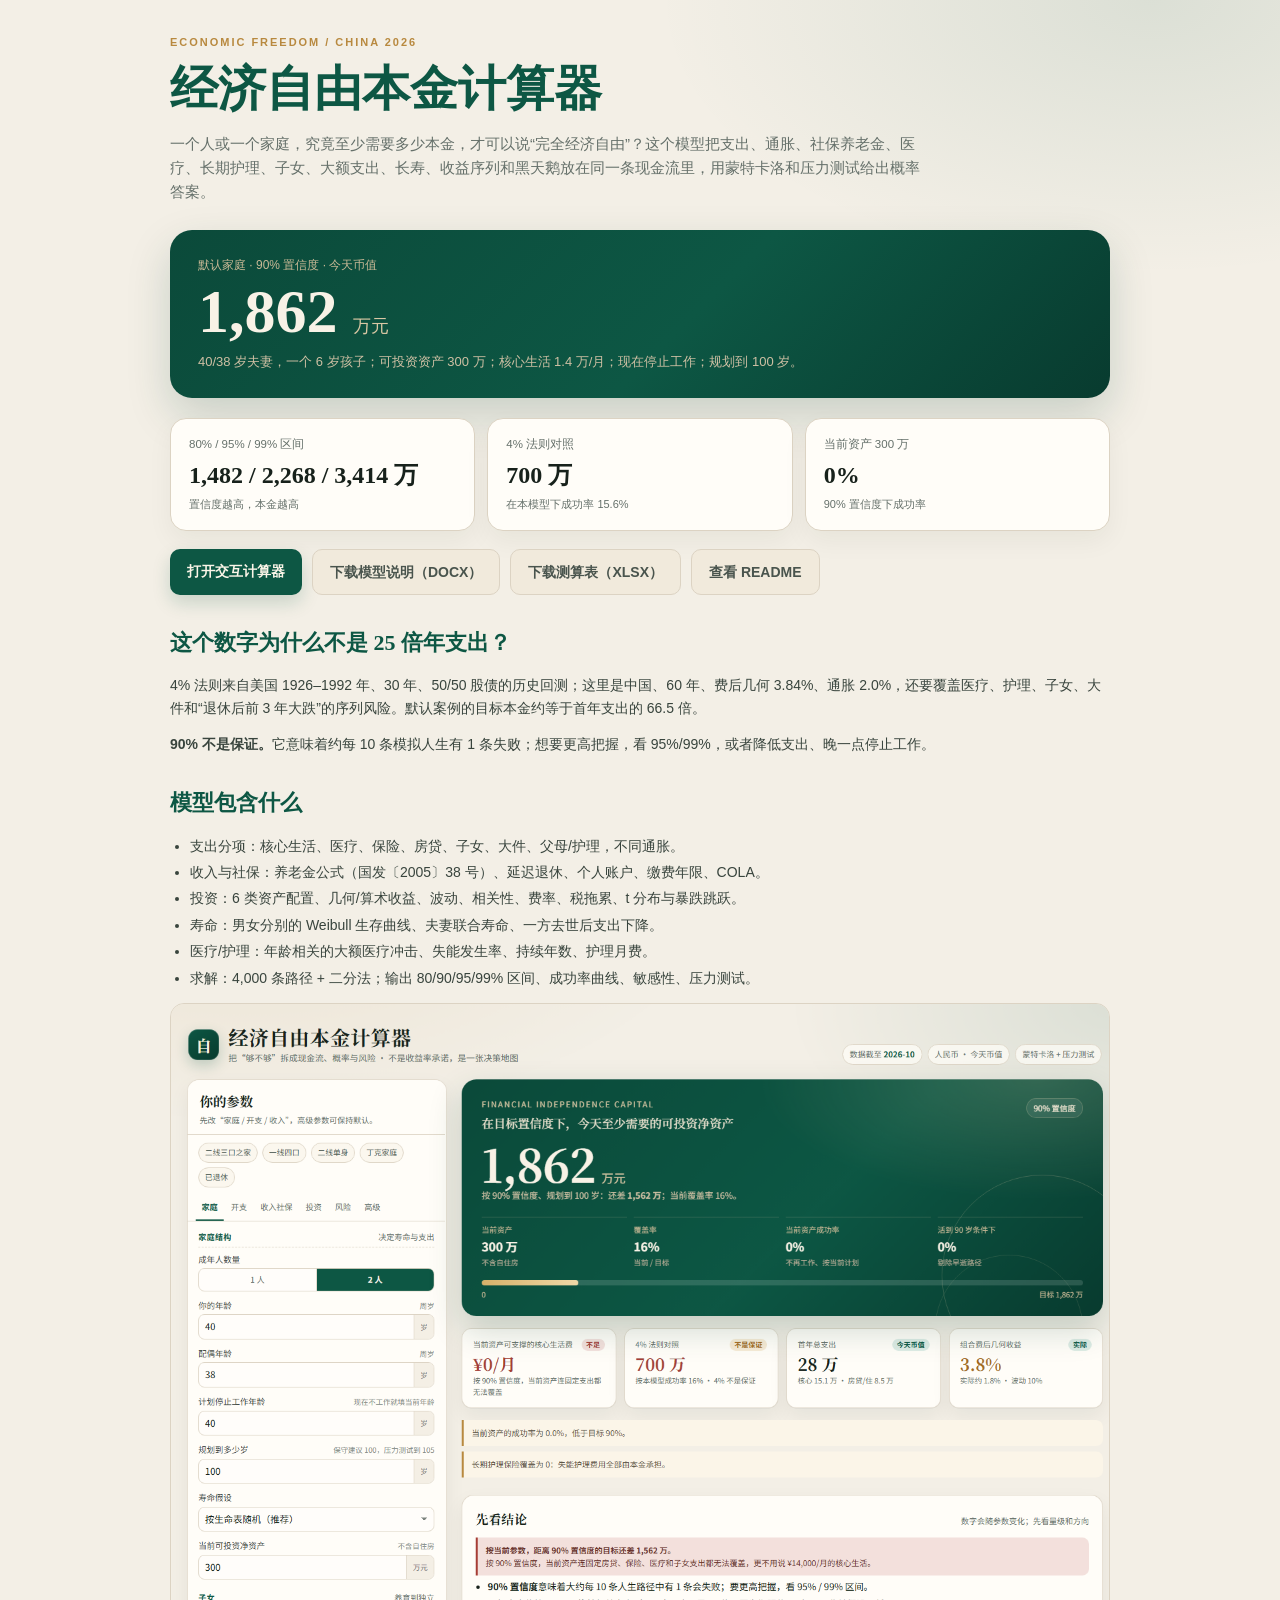
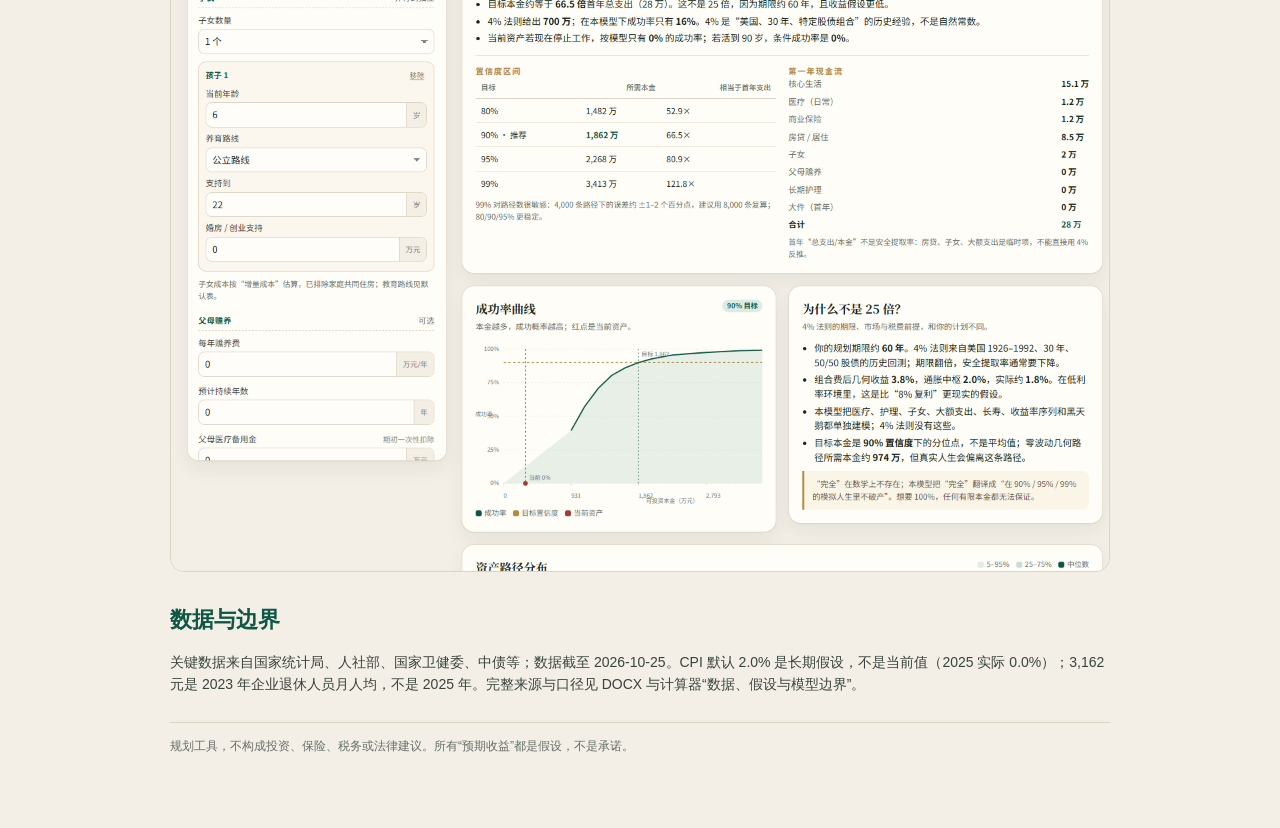
<file: index.html>
<!doctype html>
<html lang="zh-CN">
<head>
<meta charset="utf-8">
<meta name="viewport" content="width=device-width, initial-scale=1">
<title>经济自由本金计算器 · 中国经济自由模型</title>
<meta name="description" content="用多维参数、蒙特卡洛、社保养老金、医疗与长期护理风险，估算中国个人/家庭不再工作所需的本金。">
<style>
  :root{--paper:#f3efe6;--card:#fffdf8;--ink:#17211b;--muted:#65706a;--green:#0d5744;--gold:#b8893f;--line:#dcd3c3}
  *{box-sizing:border-box}
  body{margin:0;background:radial-gradient(900px 500px at 90% 0%,rgba(13,87,68,.10),transparent 55%),var(--paper);color:var(--ink);font-family:"Noto Sans SC","PingFang SC","Microsoft YaHei",sans-serif;line-height:1.6}
  .wrap{max-width:980px;margin:0 auto;padding:34px 20px 60px}
  .kicker{color:var(--gold);font-size:11px;letter-spacing:.18em;font-weight:700}
  h1{font-family:"Noto Serif SC","Songti SC",serif;font-size:clamp(30px,5vw,48px);line-height:1.2;margin:8px 0 10px;color:var(--green)}
  .sub{color:var(--muted);font-size:15px;max-width:760px}
  .hero{background:linear-gradient(135deg,#0b4a3a,#0d5744 55%,#083b2f);color:#f8f2e6;border-radius:22px;padding:26px 28px;margin:26px 0 20px;box-shadow:0 18px 44px rgba(13,68,53,.18)}
  .hero .l{color:#c9b996;font-size:12px}
  .hero .n{font-family:"Noto Serif SC","Songti SC",serif;font-size:clamp(38px,7vw,62px);font-weight:700;line-height:1.1;margin:2px 0}
  .hero .n span{font-size:18px;color:#d9c7a4;font-weight:400}
  .hero p{color:#cfc0a4;font-size:13px;margin:6px 0 0}
  .grid{display:grid;grid-template-columns:repeat(3,minmax(0,1fr));gap:12px;margin:16px 0}
  .card{background:var(--card);border:1px solid var(--line);border-radius:16px;padding:16px 18px;box-shadow:0 10px 26px rgba(23,33,27,.05)}
  .card .k{color:var(--muted);font-size:11.5px}
  .card .v{font-family:"Noto Serif SC","Songti SC",serif;font-size:24px;font-weight:700;margin-top:2px}
  .card .s{color:var(--muted);font-size:11px;margin-top:2px}
  .actions{display:flex;flex-wrap:wrap;gap:10px;margin:18px 0}
  .btn{display:inline-block;background:var(--green);color:#fbf5e8;text-decoration:none;padding:11px 17px;border-radius:10px;font-weight:700;font-size:14px;box-shadow:0 8px 18px rgba(13,87,68,.18)}
  .btn.alt{background:#f1eadc;color:#49544d;box-shadow:none;border:1px solid var(--line)}
  h2{font-family:"Noto Serif SC","Songti SC",serif;font-size:22px;margin:30px 0 8px;color:var(--green)}
  p{font-size:14px;color:#38443d}
  ul{font-size:14px;color:#38443d;padding-left:20px}
  li{margin:4px 0}
  img{max-width:100%;border:1px solid var(--line);border-radius:14px;display:block;margin:12px 0}
  .note{font-size:12px;color:var(--muted);border-top:1px solid var(--line);margin-top:26px;padding-top:14px}
  code{background:#eee7da;padding:1px 5px;border-radius:5px;font-size:12px}
  @media(max-width:700px){.grid{grid-template-columns:1fr}.hero{padding:20px 18px}.wrap{padding:22px 14px 44px}}
</style>
</head>
<body>
<div class="wrap">
  <div class="kicker">ECONOMIC FREEDOM / CHINA 2026</div>
  <h1>经济自由本金计算器</h1>
  <p class="sub">一个人或一个家庭，究竟至少需要多少本金，才可以说“完全经济自由”？这个模型把支出、通胀、社保养老金、医疗、长期护理、子女、大额支出、长寿、收益序列和黑天鹅放在同一条现金流里，用蒙特卡洛和压力测试给出概率答案。</p>

  <div class="hero">
    <div class="l">默认家庭 · 90% 置信度 · 今天币值</div>
    <div class="n">1,862 <span>万元</span></div>
    <p>40/38 岁夫妻，一个 6 岁孩子；可投资资产 300 万；核心生活 1.4 万/月；现在停止工作；规划到 100 岁。</p>
  </div>

  <div class="grid">
    <div class="card"><div class="k">80% / 95% / 99% 区间</div><div class="v">1,482 / 2,268 / 3,414 万</div><div class="s">置信度越高，本金越高</div></div>
    <div class="card"><div class="k">4% 法则对照</div><div class="v">700 万</div><div class="s">在本模型下成功率 15.6%</div></div>
    <div class="card"><div class="k">当前资产 300 万</div><div class="v">0%</div><div class="s">90% 置信度下成功率</div></div>
  </div>

  <div class="actions">
    <a class="btn" href="经济自由计算器.html">打开交互计算器</a>
    <a class="btn alt" href="经济自由本金模型说明.docx">下载模型说明（DOCX）</a>
    <a class="btn alt" href="经济自由测算表.xlsx">下载测算表（XLSX）</a>
    <a class="btn alt" href="README.md">查看 README</a>
  </div>

  <h2>这个数字为什么不是 25 倍年支出？</h2>
  <p>4% 法则来自美国 1926–1992 年、30 年、50/50 股债的历史回测；这里是中国、60 年、费后几何 3.84%、通胀 2.0%，还要覆盖医疗、护理、子女、大件和“退休后前 3 年大跌”的序列风险。默认案例的目标本金约等于首年支出的 66.5 倍。</p>
  <p><strong>90% 不是保证。</strong>它意味着约每 10 条模拟人生有 1 条失败；想要更高把握，看 95%/99%，或者降低支出、晚一点停止工作。</p>

  <h2>模型包含什么</h2>
  <ul>
    <li>支出分项：核心生活、医疗、保险、房贷、子女、大件、父母/护理，不同通胀。</li>
    <li>收入与社保：养老金公式（国发〔2005〕38 号）、延迟退休、个人账户、缴费年限、COLA。</li>
    <li>投资：6 类资产配置、几何/算术收益、波动、相关性、费率、税拖累、t 分布与暴跌跳跃。</li>
    <li>寿命：男女分别的 Weibull 生存曲线、夫妻联合寿命、一方去世后支出下降。</li>
    <li>医疗/护理：年龄相关的大额医疗冲击、失能发生率、持续年数、护理月费。</li>
    <li>求解：4,000 条路径 + 二分法；输出 80/90/95/99% 区间、成功率曲线、敏感性、压力测试。</li>
  </ul>

  <img src="assets/calculator_default.png" alt="计算器默认参数下的界面截图">

  <h2>数据与边界</h2>
  <p>关键数据来自国家统计局、人社部、国家卫健委、中债等；数据截至 2026-10-25。CPI 默认 2.0% 是长期假设，不是当前值（2025 实际 0.0%）；3,162 元是 2023 年企业退休人员月人均，不是 2025 年。完整来源与口径见 DOCX 与计算器“数据、假设与模型边界”。</p>
  <p class="note">规划工具，不构成投资、保险、税务或法律建议。所有“预期收益”都是假设，不是承诺。</p>
</div>
</body>
</html>
</file>
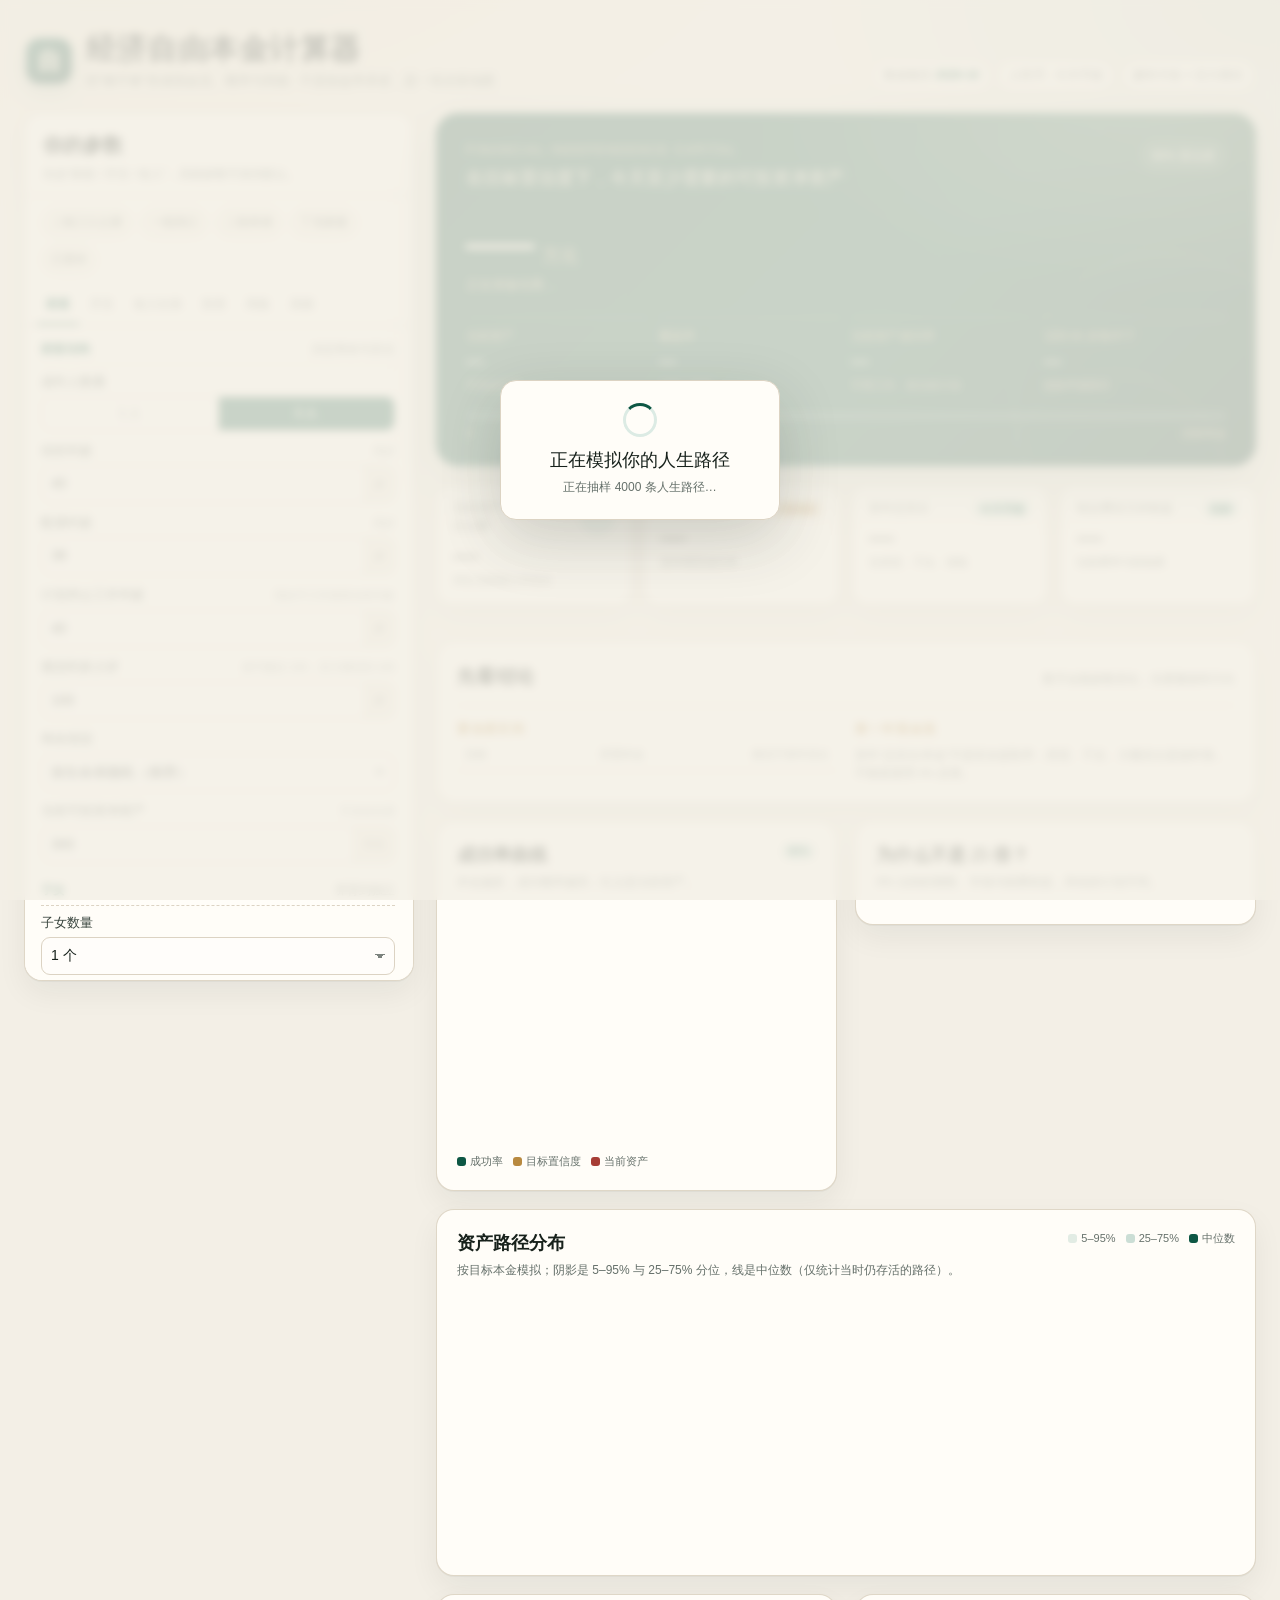
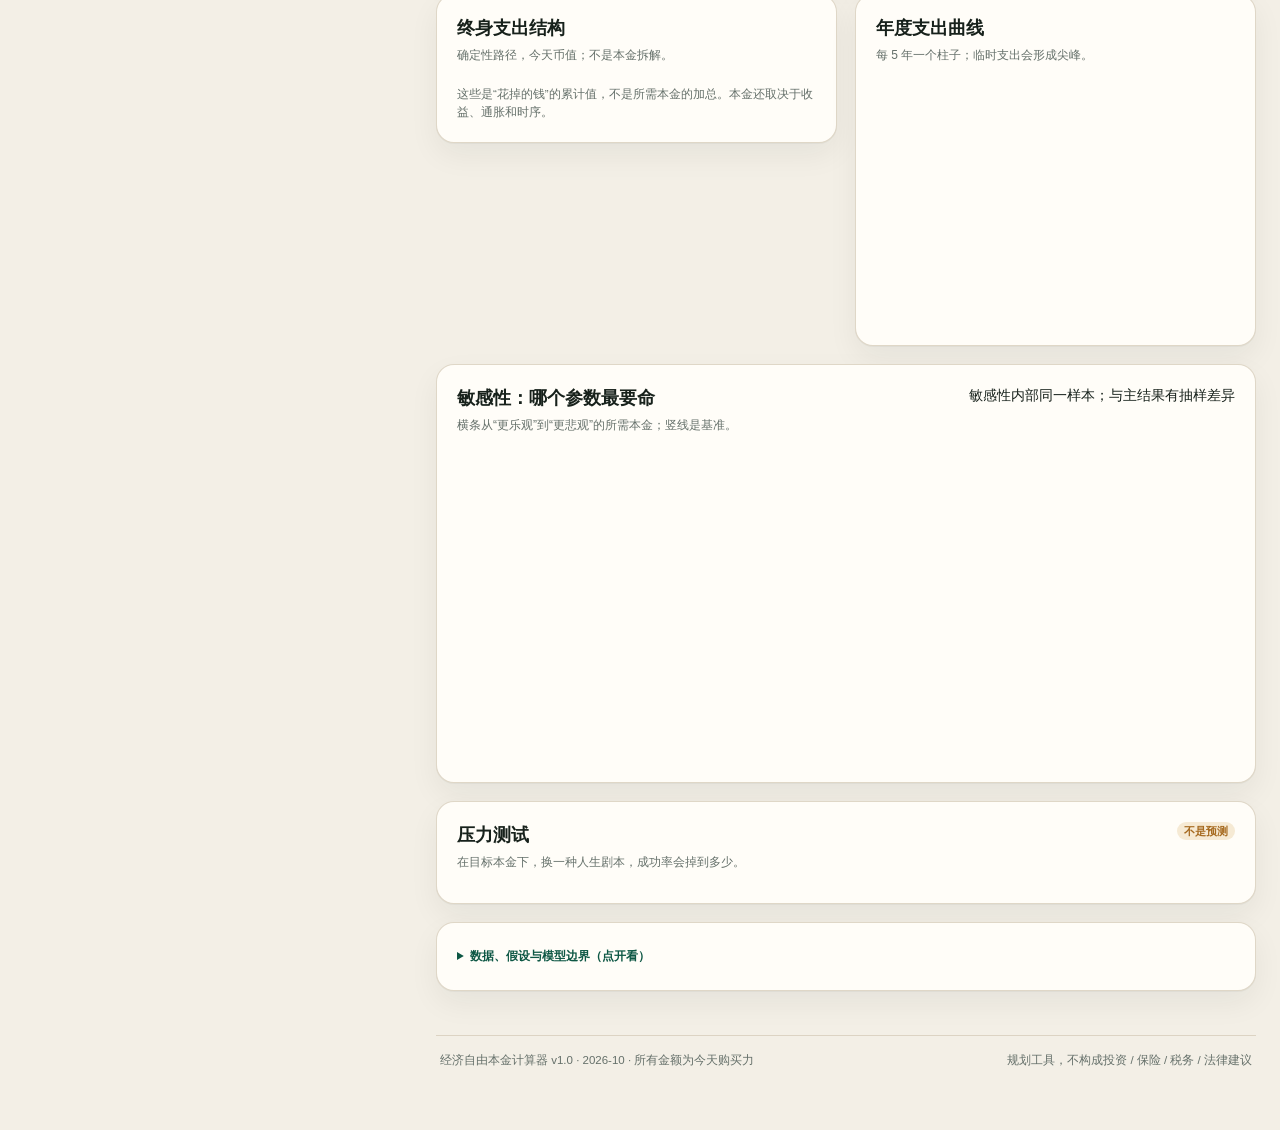
<file: 经济自由计算器.html>
<!doctype html>
<html lang="zh-CN">
<head>
<meta charset="utf-8">
<meta name="viewport" content="width=device-width, initial-scale=1">
<title>经济自由本金计算器 · 2026</title>
<meta name="description" content="用蒙特卡洛、通胀分项、社保养老金、医疗与长期护理风险，估算一个中国个人或家庭不再工作所需的本金。">
<style>:root {
  --paper: #f3efe6;
  --paper-2: #ebe4d6;
  --card: #fffdf8;
  --ink: #17211b;
  --muted: #65706a;
  --line: #dcd3c3;
  --green: #0d5744;
  --green-2: #14735b;
  --green-3: #dcebe4;
  --gold: #b8893f;
  --gold-2: #e7d3ad;
  --red: #a63d35;
  --red-2: #f3e0dc;
  --amber: #a66a1f;
  --amber-2: #f6ead4;
  --blue: #345f7a;
  --shadow: 0 1px 0 rgba(23, 33, 27, .04), 0 12px 30px rgba(23, 33, 27, .06);
  --radius: 18px;
  --sans: "Noto Sans SC", "Source Han Sans SC", "PingFang SC", "Microsoft YaHei", "Segoe UI", sans-serif;
  --serif: "Noto Serif SC", "Source Han Serif SC", "Songti SC", "SimSun", serif;
}

* { box-sizing: border-box; }
html { scroll-behavior: smooth; }
body {
  margin: 0;
  background:
    radial-gradient(1200px 600px at 8% -5%, rgba(184, 137, 63, .12), transparent 60%),
    radial-gradient(900px 500px at 100% 0%, rgba(13, 87, 68, .10), transparent 55%),
    var(--paper);
  color: var(--ink);
  font-family: var(--sans);
  font-size: 14px;
  line-height: 1.55;
  -webkit-font-smoothing: antialiased;
}

button, input, select { font: inherit; color: inherit; }
button { cursor: pointer; }
a { color: var(--green); }

.shell { max-width: 1480px; margin: 0 auto; padding: 26px 24px 60px; }

/* ---------- header ---------- */
.top {
  display: flex;
  align-items: flex-end;
  justify-content: space-between;
  gap: 24px;
  padding: 6px 2px 22px;
}
.brand { display: flex; gap: 14px; align-items: center; }
.mark {
  width: 46px; height: 46px; border-radius: 14px;
  background: linear-gradient(145deg, var(--green), #083b2e);
  color: #f7f0df; display: grid; place-items: center;
  font-family: var(--serif); font-size: 24px; font-weight: 700;
  box-shadow: inset 0 0 0 1px rgba(255,255,255,.16), 0 8px 20px rgba(13,87,68,.22);
}
h1 { margin: 0; font-family: var(--serif); font-size: 30px; letter-spacing: .5px; line-height: 1.15; }
.sub { margin: 4px 0 0; color: var(--muted); font-size: 13px; }
.badges { display: flex; gap: 8px; flex-wrap: wrap; justify-content: flex-end; }
.badge {
  border: 1px solid var(--line); background: rgba(255,253,248,.7);
  border-radius: 999px; padding: 5px 10px; font-size: 12px; color: var(--muted);
  white-space: nowrap;
}
.badge strong { color: var(--green); font-weight: 650; }

/* ---------- layout ---------- */
.layout { display: grid; grid-template-columns: 390px minmax(0, 1fr); gap: 22px; align-items: start; }
.sidebar {
  position: sticky; top: 16px;
  max-height: calc(100vh - 32px);
  overflow: auto;
  padding-right: 2px;
}
.sidebar::-webkit-scrollbar { width: 8px; }
.sidebar::-webkit-scrollbar-thumb { background: #cfc5b3; border-radius: 8px; }
.main { min-width: 0; display: flex; flex-direction: column; gap: 18px; }

/* ---------- cards ---------- */
.card {
  min-width: 0;
  background: var(--card);
  border: 1px solid rgba(220, 211, 195, .9);
  border-radius: var(--radius);
  box-shadow: var(--shadow);
}
.pad { padding: 20px; }
.card-title { display: flex; align-items: baseline; justify-content: space-between; gap: 12px; margin: 0 0 14px; }
.card-title h2 { margin: 0; font-family: var(--serif); font-size: 19px; letter-spacing: .3px; }
.card-title .note { color: var(--muted); font-size: 12px; }
.section-label { font-size: 12px; letter-spacing: .14em; text-transform: uppercase; color: var(--gold); font-weight: 700; }

/* ---------- sidebar controls ---------- */
.panel-head { padding: 16px 18px 12px; border-bottom: 1px solid var(--line); }
.panel-head h2 { margin: 0; font-family: var(--serif); font-size: 20px; }
.panel-head p { margin: 4px 0 0; color: var(--muted); font-size: 12px; }
.presets { display: flex; gap: 7px; flex-wrap: wrap; padding: 12px 16px 0; }
.preset {
  border: 1px solid var(--line); background: #fbf7ee; border-radius: 999px;
  padding: 5px 9px; font-size: 11.5px; color: #4d5a53; transition: .15s ease;
}
.preset:hover { border-color: var(--green-2); color: var(--green); background: var(--green-3); }

.tabs { display: flex; gap: 2px; padding: 12px 12px 0; border-bottom: 1px solid var(--line); overflow-x: auto; }
.tab {
  border: 0; background: transparent; padding: 8px 9px 10px; font-size: 12px;
  color: var(--muted); border-bottom: 2px solid transparent; white-space: nowrap;
}
.tab.active { color: var(--green); border-bottom-color: var(--green); font-weight: 650; }

.tab-panel { display: none; padding: 14px 16px 18px; }
.tab-panel.active { display: block; }
.group { margin: 0 0 18px; }
.group:last-child { margin-bottom: 4px; }
.group-title {
  display: flex; align-items: center; justify-content: space-between;
  font-size: 12px; font-weight: 700; letter-spacing: .04em; color: var(--green);
  margin: 0 0 8px; padding-bottom: 5px; border-bottom: 1px dashed var(--line);
}
.group-title span { color: var(--muted); font-weight: 400; letter-spacing: 0; }

.field { margin: 0 0 11px; }
.field:last-child { margin-bottom: 0; }
.field label { display: flex; align-items: baseline; justify-content: space-between; gap: 8px; font-size: 12.5px; color: #38443d; margin-bottom: 4px; }
.field label .hint { color: #8a918c; font-size: 11px; font-weight: 400; }
.input-wrap { display: flex; align-items: stretch; border: 1px solid var(--line); border-radius: 9px; background: #fffdfa; overflow: hidden; transition: .15s; }
.input-wrap:focus-within { border-color: var(--green-2); box-shadow: 0 0 0 3px rgba(20,115,91,.10); }
.input-wrap input, .input-wrap select {
  width: 100%; border: 0; background: transparent; padding: 7px 9px; outline: none; min-width: 0;
  font-variant-numeric: tabular-nums;
}
.input-wrap .suffix { display: grid; place-items: center; padding: 0 9px; background: #f4efe5; color: #7c837e; font-size: 11px; border-left: 1px solid var(--line); white-space: nowrap; }
.input-wrap select { appearance: none; background-image: linear-gradient(45deg, transparent 50%, #7c837e 50%), linear-gradient(135deg, #7c837e 50%, transparent 50%); background-position: calc(100% - 14px) 50%, calc(100% - 9px) 50%; background-size: 5px 5px, 5px 5px; background-repeat: no-repeat; padding-right: 26px; }

.seg { display: flex; border: 1px solid var(--line); border-radius: 9px; overflow: hidden; background: #fffdfa; }
.seg button { flex: 1; border: 0; background: transparent; padding: 7px 4px; font-size: 12px; color: var(--muted); }
.seg button.active { background: var(--green); color: #f8f2e6; font-weight: 600; }
.seg button + button { border-left: 1px solid var(--line); }

.check { display: flex; align-items: flex-start; gap: 8px; font-size: 12.5px; color: #38443d; margin: 8px 0; }
.check input { margin-top: 2px; accent-color: var(--green); }

.range-row { display: flex; align-items: center; gap: 9px; }
.range-row input[type=range] { flex: 1; accent-color: var(--green); }
.range-row .val { width: 48px; text-align: right; font-variant-numeric: tabular-nums; font-size: 12px; color: var(--green); font-weight: 650; }

details.adv { margin: 4px 0 12px; border: 1px solid var(--line); border-radius: 10px; background: #fbf7ee; }
details.adv summary { cursor: pointer; padding: 8px 10px; font-size: 12px; color: var(--green); font-weight: 650; list-style: none; }
details.adv summary::-webkit-details-marker { display: none; }
details.adv summary::before { content: "+"; display: inline-block; width: 16px; color: var(--gold); }
details.adv[open] summary::before { content: "−"; }
details.adv .adv-body { padding: 2px 10px 10px; }

.help { color: var(--muted); font-size: 11.5px; margin: 6px 0 0; }

.child-row, .oneoff-row {
  border: 1px solid var(--line); background: #fbf7ee; border-radius: 11px;
  padding: 9px 10px 8px; margin: 8px 0 10px;
}
.child-head, .oneoff-head {
  display: flex; align-items: center; justify-content: space-between; gap: 8px;
  margin-bottom: 7px; font-size: 12px; color: var(--green);
}
.oneoff-head input[type=text] {
  border: 0; border-bottom: 1px dashed var(--line); background: transparent;
  padding: 3px 2px; font-size: 12.5px; color: var(--ink); width: 100%; outline: none;
}
.oneoff-head input[type=text]:focus { border-bottom-color: var(--green-2); }
.mini {
  border: 0; background: transparent; color: #9a7b55; font-size: 11px;
  padding: 2px 4px; text-decoration: underline; text-underline-offset: 2px;
}
.mini:hover { color: var(--red); }
.oneoff-grid { display: grid; grid-template-columns: 1fr 1fr; gap: 5px 8px; }
.oneoff-grid .field { margin-bottom: 4px; }
.child-row .field { margin-bottom: 6px; }
.warn-inline { background: var(--amber-2); border: 1px solid #ead3ad; color: #7a4f16; border-radius: 9px; padding: 8px 10px; font-size: 11.5px; margin: 8px 0 0; }

.actions { display: flex; gap: 8px; padding: 0 16px 16px; }
.btn {
  border: 0; border-radius: 10px; padding: 10px 14px; font-weight: 700; font-size: 13px;
  background: var(--green); color: #fbf5e8; transition: .15s ease;
  box-shadow: 0 8px 18px rgba(13,87,68,.18);
}
.btn:hover { background: #0a4939; transform: translateY(-1px); }
.btn.secondary { background: #f1eadc; color: #49544d; box-shadow: none; border: 1px solid var(--line); }
.btn.secondary:hover { background: #e8dfce; }
.btn:disabled { opacity: .55; cursor: wait; transform: none; }
.dirty { color: var(--amber); font-size: 11px; align-self: center; display: none; }
.dirty.show { display: inline; }

/* ---------- hero ---------- */
.hero {
  position: relative; overflow: hidden;
  background:
    radial-gradient(700px 300px at 90% 0%, rgba(231,211,173,.18), transparent 60%),
    linear-gradient(135deg, #0b4a3a, #0d5744 55%, #083b2f);
  color: #f8f2e6; border-radius: 22px; padding: 28px 30px 24px;
  box-shadow: 0 20px 50px rgba(13, 68, 53, .20);
}
.hero::after {
  content: ""; position: absolute; right: -60px; bottom: -90px; width: 300px; height: 300px;
  border: 1px solid rgba(231,211,173,.22); border-radius: 50%;
}
.hero::before {
  content: ""; position: absolute; right: 30px; bottom: -130px; width: 220px; height: 220px;
  border: 1px solid rgba(231,211,173,.14); border-radius: 50%;
}
.hero-top { display: flex; justify-content: space-between; gap: 16px; align-items: flex-start; position: relative; z-index: 1; }
.hero .kicker { font-size: 12px; letter-spacing: .16em; color: #d9c7a4; text-transform: uppercase; }
.hero h2 { margin: 6px 0 0; font-family: var(--serif); font-size: 18px; font-weight: 500; color: #efe5d2; }
.big-number { display: flex; align-items: baseline; gap: 9px; margin: 12px 0 2px; position: relative; z-index: 1; }
.big-number .num { font-family: var(--serif); font-size: clamp(44px, 6vw, 68px); line-height: 1; letter-spacing: -1px; font-weight: 700; }
.big-number .unit { font-size: 18px; color: #d9c7a4; }
.hero-sub { color: #cfc0a4; font-size: 13px; max-width: 720px; position: relative; z-index: 1; }
.hero-grid { display: grid; grid-template-columns: repeat(4, minmax(0, 1fr)); gap: 10px; margin-top: 22px; position: relative; z-index: 1; }
.hero-cell { border-top: 1px solid rgba(231,211,173,.24); padding-top: 10px; }
.hero-cell .l { color: #c9b996; font-size: 11.5px; }
.hero-cell .v { font-size: 18px; font-weight: 700; margin-top: 2px; font-variant-numeric: tabular-nums; }
.hero-cell .s { color: #b9ad97; font-size: 11px; margin-top: 1px; }
.progress { height: 8px; background: rgba(255,255,255,.14); border-radius: 99px; overflow: hidden; margin-top: 18px; position: relative; z-index: 1; }
.progress > i { display: block; height: 100%; background: linear-gradient(90deg, #d7b16a, #f0d9a8); border-radius: 99px; transition: width .5s ease; }
.progress-label { display: flex; justify-content: space-between; color: #c9b996; font-size: 11px; margin-top: 5px; position: relative; z-index: 1; }

/* ---------- metric cards ---------- */
.metrics { display: grid; grid-template-columns: repeat(4, minmax(0, 1fr)); gap: 12px; }
.metric { padding: 15px 16px; border-radius: 15px; background: var(--card); border: 1px solid rgba(220,211,195,.9); box-shadow: var(--shadow); }
.metric .label { color: var(--muted); font-size: 11.5px; display: flex; justify-content: space-between; gap: 6px; }
.metric .value { font-family: var(--serif); font-size: 25px; font-weight: 700; margin-top: 4px; line-height: 1.2; }
.metric .value small { font-family: var(--sans); font-size: 12px; font-weight: 500; color: var(--muted); }
.metric .sub { color: var(--muted); font-size: 11px; margin-top: 2px; }
.metric.good .value { color: var(--green); }
.metric.bad .value { color: var(--red); }
.metric.warn .value { color: var(--amber); }
.tag { display: inline-block; border-radius: 999px; padding: 1px 7px; font-size: 10.5px; background: var(--green-3); color: var(--green); font-weight: 650; }
.tag.red { background: var(--red-2); color: var(--red); }
.tag.amber { background: var(--amber-2); color: var(--amber); }

/* ---------- generic ---------- */
.grid2 { display: grid; grid-template-columns: 1fr 1fr; gap: 18px; align-items: start; }
.card-head { display: flex; align-items: flex-start; justify-content: space-between; gap: 14px; margin-bottom: 12px; }
.card-head h3 { margin: 0; font-family: var(--serif); font-size: 18px; }
.card-head p { margin: 3px 0 0; color: var(--muted); font-size: 12px; }
.legend { display: flex; flex-wrap: wrap; gap: 10px; color: var(--muted); font-size: 11px; }
.legend i { display: inline-block; width: 9px; height: 9px; border-radius: 3px; margin-right: 4px; vertical-align: -1px; }

.chart-scroll { width: 100%; max-width: 100%; min-width: 0; contain: inline-size; overflow-x: auto; overflow-y: hidden; -webkit-overflow-scrolling: touch; padding-bottom: 4px; }
.chart-scroll .chart { min-width: 560px; }
.chart-scroll .chart.wide { min-width: 720px; }
.mobile-only { display: none; }
.chart { width: 100%; height: auto; display: block; overflow: visible; }
.chart text { font-family: var(--sans); fill: #6d766f; font-size: 10px; }
.chart .axis { stroke: #ded6c7; stroke-width: 1; }
.chart .grid { stroke: #eee7da; stroke-width: 1; stroke-dasharray: 2 4; }
.chart .line { fill: none; stroke: var(--green); stroke-width: 2.2; }
.chart .area { fill: rgba(20,115,91,.10); }
.chart .median { fill: none; stroke: var(--green); stroke-width: 2; }
.chart .band { fill: rgba(20,115,91,.12); }
.chart .band2 { fill: rgba(20,115,91,.22); }
.chart .target { stroke: var(--gold); stroke-dasharray: 4 4; stroke-width: 1.4; }
.chart .marker { stroke: var(--red); stroke-dasharray: 3 4; stroke-width: 1.2; }
.chart .dot { fill: var(--red); }
.chart .bar-core { fill: #0d5744; }
.chart .bar-med { fill: #b8893f; }
.chart .bar-ins { fill: #7c9a8d; }
.chart .bar-house { fill: #345f7a; }
.chart .bar-child { fill: #c47b5a; }
.chart .bar-parents { fill: #8b9a6b; }
.chart .bar-ltc { fill: #b07a8a; }
.chart .bar-oneoff { fill: #9b8bb5; }

/* ---------- table ---------- */
.table { width: 100%; border-collapse: collapse; font-size: 12.5px; }
.table th { text-align: right; color: var(--muted); font-weight: 500; padding: 7px 8px; border-bottom: 1px solid var(--line); font-size: 11px; }
.table th:first-child, .table td:first-child { text-align: left; }
.table td { padding: 8px; border-bottom: 1px solid #eee8dc; font-variant-numeric: tabular-nums; }
.table tr:last-child td { border-bottom: 0; }
.table .strong { font-weight: 700; color: var(--green); }
.table .muted { color: var(--muted); }

/* ---------- bars ---------- */
.bars { display: flex; flex-direction: column; gap: 10px; }
.bar-row { display: grid; grid-template-columns: 112px 1fr 86px; gap: 10px; align-items: center; font-size: 12px; }
.bar-track { height: 9px; background: #f0e9dc; border-radius: 99px; overflow: hidden; }
.bar-fill { height: 100%; border-radius: 99px; background: var(--green); }
.bar-row .amt { text-align: right; color: var(--muted); font-variant-numeric: tabular-nums; font-size: 11.5px; }
.bar-row .amt strong { color: var(--ink); font-weight: 650; }

/* ---------- notes ---------- */
.callout { border-left: 3px solid var(--gold); background: #fbf5e8; padding: 10px 12px; border-radius: 0 10px 10px 0; font-size: 12px; color: #5e5648; }
.callout.green { border-left-color: var(--green); background: var(--green-3); color: #2f5145; }
.callout.red { border-left-color: var(--red); background: var(--red-2); color: #6c332d; }
ul.tight { margin: 6px 0 0 18px; padding: 0; }
ul.tight li { margin: 4px 0; }
.small { font-size: 11.5px; color: var(--muted); }
.kv { display: grid; grid-template-columns: 1fr auto; gap: 7px 14px; font-size: 12.5px; }
.kv .k { color: var(--muted); }
.kv .v { font-variant-numeric: tabular-nums; font-weight: 600; }
.divider { height: 1px; background: var(--line); margin: 14px 0; }

/* ---------- stress ---------- */
.stress-grid { display: grid; grid-template-columns: 1fr 1fr; gap: 8px; }
.stress-item { border: 1px solid var(--line); border-radius: 10px; padding: 9px 10px; background: #fffdfa; }
.stress-item .n { font-size: 11.5px; color: var(--muted); }
.stress-item .v { font-size: 17px; font-weight: 700; margin-top: 2px; }
.stress-item .bar { height: 4px; background: #eee8dc; border-radius: 99px; margin-top: 6px; overflow: hidden; }
.stress-item .bar i { display: block; height: 100%; border-radius: 99px; }
.ok { color: var(--green); } .mid { color: var(--amber); } .bad { color: var(--red); }

/* ---------- assumptions ---------- */
.assump { font-size: 12px; }
.assump summary { cursor: pointer; font-weight: 650; color: var(--green); padding: 4px 0; }
.assump p { margin: 6px 0; color: #4f5a53; }
.assump .src { color: var(--muted); font-size: 11px; }
.assump a { color: var(--green); text-decoration: none; border-bottom: 1px dotted rgba(13,87,68,.4); }

/* ---------- loading ---------- */
.loading {
  position: fixed; inset: 0; z-index: 50; display: none;
  background: rgba(243,239,230,.82); backdrop-filter: blur(4px);
  align-items: center; justify-content: center;
}
.loading.show { display: flex; }
.loading-card {
  background: var(--card); border: 1px solid var(--line); border-radius: 16px;
  padding: 22px 26px; box-shadow: 0 20px 60px rgba(23,33,27,.18); text-align: center; min-width: 280px;
}
.spinner { width: 34px; height: 34px; margin: 0 auto 10px; border-radius: 50%; border: 3px solid var(--green-3); border-top-color: var(--green); animation: spin .8s linear infinite; }
@keyframes spin { to { transform: rotate(360deg); } }
.loading-card .t { font-family: var(--serif); font-size: 18px; }
.loading-card .s { color: var(--muted); font-size: 12px; margin-top: 3px; }

/* ---------- footer ---------- */
.footer { margin-top: 26px; padding: 16px 4px 0; border-top: 1px solid var(--line); color: var(--muted); font-size: 11.5px; display: flex; justify-content: space-between; gap: 20px; flex-wrap: wrap; }

/* ---------- responsive ---------- */
@media (max-width: 1120px) {
  .layout { grid-template-columns: 340px minmax(0, 1fr); }
  .hero-grid { grid-template-columns: repeat(2, minmax(0, 1fr)); }
  .metrics { grid-template-columns: repeat(2, minmax(0, 1fr)); }
  .grid2 { grid-template-columns: 1fr; }
}
.mobile-fab { display: none; }
@media (max-width: 860px) {
  .shell { padding: 16px 12px 92px; }
  .top { flex-direction: column; align-items: flex-start; gap: 10px; }
  h1 { font-size: 25px; }
  .layout { display: flex; flex-direction: column; }
  .main { order: 1; }
  .sidebar { order: 2; position: static; max-height: none; overflow: visible; }
  .hero { padding: 22px 18px; }
  .hero-cell .v { font-size: 15px; }
  .big-number .num { font-size: 46px; }
  .metrics { grid-template-columns: 1fr 1fr; }
  .stress-grid { grid-template-columns: 1fr; }
  .bar-row { grid-template-columns: 92px 1fr 74px; }
  .mobile-only { display: block; }
  .mobile-fab {
    display: block; position: fixed; right: 14px; bottom: 16px; z-index: 30;
    border: 1px solid rgba(231,211,173,.35); border-radius: 999px;
    background: #0d5744; color: #fbf5e8; padding: 11px 17px; font-size: 13px; font-weight: 700;
    box-shadow: 0 10px 28px rgba(13,87,68,.28);
  }
}
@media (max-width: 480px) {
  .hero-grid { grid-template-columns: 1fr 1fr; }
  .metric .value { font-size: 21px; }
  .tabs { gap: 0; }
  .tab { padding: 8px 7px; font-size: 11px; }
}

@media print {
  .sidebar, .loading, .presets, .actions, .tabs { display: none !important; }
  .layout { display: block; }
  .hero { box-shadow: none; }
  body { background: #fff; }
}
</style>
</head>
<body>
<div class="shell">
  <header class="top">
    <div class="brand">
      <div class="mark">自</div>
      <div>
        <h1>经济自由本金计算器</h1>
        <p class="sub">把“够不够”拆成现金流、概率与风险 · 不是收益率承诺，是一张决策地图</p>
      </div>
    </div>
    <div class="badges">
      <span class="badge">数据截至 <strong>2026-10</strong></span>
      <span class="badge">人民币 · 今天币值</span>
      <span class="badge">蒙特卡洛 + 压力测试</span>
    </div>
  </header>

  <div class="layout">
    <!-- ================= 左侧参数 ================= -->
    <aside class="sidebar card" id="sidebar">
      <div class="panel-head">
        <h2>你的参数</h2>
        <p>先改“家庭 / 开支 / 收入”，高级参数可保持默认。</p>
      </div>
      <div class="presets" id="presets">
        <button class="preset" data-preset="default">二线三口之家</button>
        <button class="preset" data-preset="tier1">一线四口</button>
        <button class="preset" data-preset="single">二线单身</button>
        <button class="preset" data-preset="dink">丁克家庭</button>
        <button class="preset" data-preset="retired">已退休</button>
      </div>

      <div class="tabs" id="tabs">
        <button class="tab active" data-tab="family">家庭</button>
        <button class="tab" data-tab="spending">开支</button>
        <button class="tab" data-tab="income">收入社保</button>
        <button class="tab" data-tab="invest">投资</button>
        <button class="tab" data-tab="risk">风险</button>
        <button class="tab" data-tab="advanced">高级</button>
      </div>

      <div class="tab-panel active" data-panel="family">
        <div class="group">
          <div class="group-title">家庭结构 <span>决定寿命与支出</span></div>
          <div class="field">
            <label>成年人数量</label>
            <div class="seg" id="adults-seg">
              <button data-adults="1">1 人</button>
              <button data-adults="2" class="active">2 人</button>
            </div>
          </div>
          <div class="field">
            <label>你的年龄 <span class="hint">周岁</span></label>
            <div class="input-wrap"><input type="number" data-path="household.age" min="18" max="90" step="1"><span class="suffix">岁</span></div>
          </div>
          <div class="field spouse-only">
            <label>配偶年龄 <span class="hint">周岁</span></label>
            <div class="input-wrap"><input type="number" data-path="household.spouseAge" min="18" max="90" step="1"><span class="suffix">岁</span></div>
          </div>
          <div class="field">
            <label>计划停止工作年龄 <span class="hint">现在不工作就填当前年龄</span></label>
            <div class="input-wrap"><input type="number" data-path="household.fiAge" min="18" max="90" step="1"><span class="suffix">岁</span></div>
          </div>
          <div class="field">
            <label>规划到多少岁 <span class="hint">保守建议 100，压力测试到 105</span></label>
            <div class="input-wrap"><input type="number" data-path="household.planUntil" min="70" max="110" step="1"><span class="suffix">岁</span></div>
          </div>
          <div class="field">
            <label>寿命假设</label>
            <div class="input-wrap"><select data-path="household.longevityMode">
              <option value="stochastic">按生命表随机（推荐）</option>
              <option value="fixed">固定活到规划年龄</option>
            </select></div>
          </div>
          <div class="field">
            <label>当前可投资净资产 <span class="hint">不含自住房</span></label>
            <div class="input-wrap"><input type="number" data-path="assets" data-unit="wan" min="0" step="1"><span class="suffix">万元</span></div>
          </div>
        </div>

        <div class="group">
          <div class="group-title">子女 <span>养育到独立</span></div>
          <div class="field">
            <label>子女数量</label>
            <div class="input-wrap"><select id="children-count">
              <option value="0">0 个</option>
              <option value="1">1 个</option>
              <option value="2">2 个</option>
              <option value="3">3 个</option>
            </select></div>
          </div>
          <div id="children-list"></div>
          <p class="help">子女成本按“增量成本”估算，已排除家庭共同住房；教育路线见默认表。</p>
        </div>

        <div class="group">
          <div class="group-title">父母赡养 <span>可选</span></div>
          <div class="field">
            <label>每年赡养费</label>
            <div class="input-wrap"><input type="number" data-path="parents.annualSupport" data-unit="wan" min="0" step="0.1"><span class="suffix">万元/年</span></div>
          </div>
          <div class="field">
            <label>预计持续年数</label>
            <div class="input-wrap"><input type="number" data-path="parents.years" min="0" max="50" step="1"><span class="suffix">年</span></div>
          </div>
          <div class="field">
            <label>父母医疗备用金 <span class="hint">期初一次性扣除</span></label>
            <div class="input-wrap"><input type="number" data-path="parents.medicalReserve" data-unit="wan" min="0" step="1"><span class="suffix">万元</span></div>
          </div>
        </div>

        <div class="group">
          <div class="group-title">住房 <span>自住房不计入本金</span></div>
          <div class="field">
            <label>自住房当前价值</label>
            <div class="input-wrap"><input type="number" data-path="housing.homeValue" data-unit="wan" min="0" step="1"><span class="suffix">万元</span></div>
          </div>
          <div class="field">
            <label>房贷余额</label>
            <div class="input-wrap"><input type="number" data-path="housing.mortgageBalance" data-unit="wan" min="0" step="1"><span class="suffix">万元</span></div>
          </div>
          <div class="field">
            <label>房贷利率</label>
            <div class="input-wrap"><input type="number" data-path="housing.mortgageRate" data-unit="pct" min="0" max="15" step="0.05"><span class="suffix">%</span></div>
          </div>
          <div class="field">
            <label>房贷剩余年限</label>
            <div class="input-wrap"><input type="number" data-path="housing.mortgageYearsLeft" min="0" max="40" step="1"><span class="suffix">年</span></div>
          </div>
          <div class="field">
            <label>计划卖房年龄 <span class="hint">0 = 不卖</span></label>
            <div class="input-wrap"><input type="number" data-path="housing.sellAge" min="0" max="100" step="1"><span class="suffix">岁</span></div>
          </div>
          <div class="field">
            <label>卖房后月租金</label>
            <div class="input-wrap"><input type="number" data-path="housing.rentAfterSell" min="0" step="100"><span class="suffix">元/月</span></div>
          </div>
          <div class="field">
            <label>卖房交易税费</label>
            <div class="input-wrap"><input type="number" data-path="housing.sellCostRate" data-unit="pct" min="0" max="15" step="0.5"><span class="suffix">%</span></div>
          </div>
        </div>

        <div class="group">
          <div class="group-title">保险 <span>医保之外</span></div>
          <div class="field">
            <label>当前商业保险年保费 <span class="hint">全家合计</span></label>
            <div class="input-wrap"><input type="number" data-path="insurance.annualPremium" min="0" step="500"><span class="suffix">元/年</span></div>
          </div>
          <div class="field">
            <label>保费实际增长率 <span class="hint">随年龄上升</span></label>
            <div class="input-wrap"><input type="number" data-path="insurance.premiumRealGrowth" data-unit="pct" min="0" max="15" step="0.5"><span class="suffix">%/年</span></div>
          </div>
          <div class="field">
            <label>医保目录内报销比例</label>
            <div class="input-wrap"><input type="number" data-path="insurance.medicalReimbursement" data-unit="pct" min="0" max="100" step="1"><span class="suffix">%</span></div>
          </div>
          <div class="field">
            <label>百万医疗补充比例</label>
            <div class="input-wrap"><input type="number" data-path="insurance.commercialCoverage" data-unit="pct" min="0" max="100" step="1"><span class="suffix">%</span></div>
          </div>
          <div class="field">
            <label>可报销费用占比 <span class="hint">目录外/封顶/拒赔的折减</span></label>
            <div class="input-wrap"><input type="number" data-path="insurance.eligibleShare" data-unit="pct" min="0" max="100" step="1"><span class="suffix">%</span></div>
          </div>
          <div class="field">
            <label>免赔额</label>
            <div class="input-wrap"><input type="number" data-path="insurance.deductible" min="0" step="1000"><span class="suffix">元</span></div>
          </div>
        </div>
      </div>

      <div class="tab-panel" data-panel="spending">
        <div class="group">
          <div class="group-title">基础生活 <span>元/月，不含房贷/保险</span></div>
          <div class="field"><label>餐饮食品</label><div class="input-wrap"><input type="number" data-path="spending.monthly.food" min="0" step="100"><span class="suffix">元/月</span></div></div>
          <div class="field"><label>居住 / 物业 / 水电</label><div class="input-wrap"><input type="number" data-path="spending.monthly.housing" min="0" step="100"><span class="suffix">元/月</span></div></div>
          <div class="field"><label>交通通讯</label><div class="input-wrap"><input type="number" data-path="spending.monthly.transport" min="0" step="100"><span class="suffix">元/月</span></div></div>
          <div class="field"><label>衣着日用</label><div class="input-wrap"><input type="number" data-path="spending.monthly.clothing" min="0" step="100"><span class="suffix">元/月</span></div></div>
          <div class="field"><label>娱乐 / 旅游 / 文化</label><div class="input-wrap"><input type="number" data-path="spending.monthly.leisure" min="0" step="100"><span class="suffix">元/月</span></div></div>
          <div class="field"><label>人情 / 社交</label><div class="input-wrap"><input type="number" data-path="spending.monthly.social" min="0" step="100"><span class="suffix">元/月</span></div></div>
          <div class="field"><label>其他 / 不可预见</label><div class="input-wrap"><input type="number" data-path="spending.monthly.other" min="0" step="100"><span class="suffix">元/月</span></div></div>
        </div>
        <div class="group">
          <div class="group-title">医疗与年龄曲线</div>
          <div class="field"><label>日常医疗 / 体检 / 牙科</label><div class="input-wrap"><input type="number" data-path="spending.monthly.medical" min="0" step="100"><span class="suffix">元/月</span></div></div>
          <div class="field"><label>退休后基础支出比例</label><div class="input-wrap"><input type="number" data-path="spending.retirementFactor" data-unit="pct" min="30" max="150" step="1"><span class="suffix">%</span></div></div>
          <div class="field"><label>75 岁时支出系数</label><div class="input-wrap"><input type="number" data-path="spending.curve.75" data-unit="pct" min="20" max="150" step="1"><span class="suffix">%</span></div></div>
          <div class="field"><label>85 岁时支出系数</label><div class="input-wrap"><input type="number" data-path="spending.curve.85" data-unit="pct" min="20" max="150" step="1"><span class="suffix">%</span></div></div>
          <div class="field"><label>95 岁时支出系数</label><div class="input-wrap"><input type="number" data-path="spending.curve.95" data-unit="pct" min="20" max="150" step="1"><span class="suffix">%</span></div></div>
          <p class="help">只作用于“基础生活”；医疗、保险、护理不随年龄系数下降。</p>
        </div>
        <div class="group">
          <div class="group-title">大件 / 一次性支出 <span>今天币值</span></div>
          <div id="oneoffs-list"></div>
          <button class="btn secondary" id="add-oneoff" type="button" style="padding:6px 10px;font-size:12px;margin-top:4px">+ 添加一项</button>
          <p class="help">换车、装修、长途旅行、子女婚房等。金额会随 CPI 膨胀。</p>
        </div>
      </div>

      <div class="tab-panel" data-panel="income">
        <div class="group">
          <div class="group-title">工作收入 <span>停止工作前</span></div>
          <div class="field"><label>你的税后年收入</label><div class="input-wrap"><input type="number" data-path="income.salary" data-unit="wan" min="0" step="1"><span class="suffix">万元/年</span></div></div>
          <div class="field spouse-only"><label>配偶税后年收入</label><div class="input-wrap"><input type="number" data-path="income.spouseSalary" data-unit="wan" min="0" step="1"><span class="suffix">万元/年</span></div></div>
          <div class="field">
            <label>年储蓄</label>
            <div class="input-wrap"><select data-path="income.savingsMode">
              <option value="auto">自动：收入 − 当前支出</option>
              <option value="manual">手动输入</option>
            </select></div>
          </div>
          <div class="field" id="savings-manual"><label>每年新增储蓄</label><div class="input-wrap"><input type="number" data-path="income.savingsAnnual" data-unit="wan" min="0" step="1"><span class="suffix">万元/年</span></div></div>
          <p class="help">若“停止工作年龄”等于当前年龄，工作收入与储蓄不参与计算。</p>
        </div>
        <div class="group">
          <div class="group-title">社保养老金 <span>今天币值</span></div>
          <div class="field">
            <label>计算方式</label>
            <div class="input-wrap"><select data-path="income.pensionMode">
              <option value="formula">按公式估算（推荐）</option>
              <option value="direct">直接输入预计金额</option>
              <option value="none">没有 / 不计入</option>
            </select></div>
          </div>
          <div class="pension-formula">
            <div class="field"><label>你的缴费年限</label><div class="input-wrap"><input type="number" data-path="social.contribYears" min="0" max="45" step="1"><span class="suffix">年</span></div></div>
            <div class="field"><label>平均缴费指数 <span class="hint">0.6–3，按社平 100% 填 1</span></label><div class="input-wrap"><input type="number" data-path="social.contributionIndex" min="0.4" max="3" step="0.05"><span class="suffix">倍</span></div></div>
            <div class="field"><label>个人账户余额</label><div class="input-wrap"><input type="number" data-path="social.personalAccount" data-unit="wan" min="0" step="1"><span class="suffix">万元</span></div></div>
            <div class="field"><label>当地社平工资 <span class="hint">全口径，月</span></label><div class="input-wrap"><input type="number" data-path="social.localAverageWage" min="0" step="100"><span class="suffix">元/月</span></div></div>
            <div class="field"><label>退休年龄</label><div class="input-wrap"><input type="number" data-path="income.pensionStartAge" min="50" max="70" step="1"><span class="suffix">岁</span></div></div>
            <details class="adv"><summary>养老金高级假设</summary><div class="adv-body">
              <div class="field"><label>个人账户记账利率</label><div class="input-wrap"><input type="number" data-path="social.accountRate" data-unit="pct" min="0" max="10" step="0.1"><span class="suffix">%</span></div></div>
              <div class="field"><label>社平工资名义增长</label><div class="input-wrap"><input type="number" data-path="social.socialWageGrowth" data-unit="pct" min="0" max="10" step="0.1"><span class="suffix">%</span></div></div>
              <div class="field"><label>最低缴费年限</label><div class="input-wrap"><input type="number" data-path="social.minContribYears" min="10" max="25" step="1"><span class="suffix">年</span></div></div>
            </div></details>
            <div class="spouse-only">
              <div class="divider"></div>
              <div class="field"><label>配偶缴费年限</label><div class="input-wrap"><input type="number" data-path="social.spouseContribYears" min="0" max="45" step="1"><span class="suffix">年</span></div></div>
              <div class="field"><label>配偶平均缴费指数</label><div class="input-wrap"><input type="number" data-path="social.spouseContributionIndex" min="0.4" max="3" step="0.05"><span class="suffix">倍</span></div></div>
              <div class="field"><label>配偶个人账户</label><div class="input-wrap"><input type="number" data-path="social.spousePersonalAccount" data-unit="wan" min="0" step="1"><span class="suffix">万元</span></div></div>
              <div class="field"><label>配偶当地社平工资</label><div class="input-wrap"><input type="number" data-path="social.spouseLocalAverageWage" min="0" step="100"><span class="suffix">元/月</span></div></div>
              <div class="field"><label>配偶退休年龄</label><div class="input-wrap"><input type="number" data-path="income.spousePensionStartAge" min="50" max="70" step="1"><span class="suffix">岁</span></div></div>
            </div>
          </div>
          <div class="pension-direct">
            <div class="field"><label>你的预计月养老金</label><div class="input-wrap"><input type="number" data-path="income.pensionMonthly" min="0" step="100"><span class="suffix">元/月</span></div></div>
            <div class="field spouse-only"><label>配偶预计月养老金</label><div class="input-wrap"><input type="number" data-path="income.spousePensionMonthly" min="0" step="100"><span class="suffix">元/月</span></div></div>
          </div>
          <div class="field"><label>养老金每年调整率</label><div class="input-wrap"><input type="number" data-path="income.pensionCOLA" data-unit="pct" min="0" max="10" step="0.1"><span class="suffix">%/年</span></div></div>
        </div>
        <div class="group">
          <div class="group-title">其他收入 <span>可选</span></div>
          <div class="field"><label>租金净收入</label><div class="input-wrap"><input type="number" data-path="income.rentalAnnual" data-unit="wan" min="0" step="0.1"><span class="suffix">万元/年</span></div></div>
          <div class="field"><label>半退休 / 副业收入</label><div class="input-wrap"><input type="number" data-path="income.partTimeAnnual" data-unit="wan" min="0" step="1"><span class="suffix">万元/年</span></div></div>
          <div class="field"><label>持续年数</label><div class="input-wrap"><input type="number" data-path="income.partTimeYears" min="0" max="40" step="1"><span class="suffix">年</span></div></div>
        </div>
      </div>

      <div class="tab-panel" data-panel="invest">
        <div class="group">
          <div class="group-title">资产配置 <span>会自动归一化</span></div>
          <div class="field"><label>A 股 / 中国股票</label><div class="input-wrap"><input type="number" data-path="investment.allocation.cnEquity" data-unit="pct" min="0" max="100" step="1"><span class="suffix">%</span></div></div>
          <div class="field"><label>全球股票（含美股）</label><div class="input-wrap"><input type="number" data-path="investment.allocation.globalEquity" data-unit="pct" min="0" max="100" step="1"><span class="suffix">%</span></div></div>
          <div class="field"><label>中国债券</label><div class="input-wrap"><input type="number" data-path="investment.allocation.bonds" data-unit="pct" min="0" max="100" step="1"><span class="suffix">%</span></div></div>
          <div class="field"><label>现金 / 货币基金</label><div class="input-wrap"><input type="number" data-path="investment.allocation.cash" data-unit="pct" min="0" max="100" step="1"><span class="suffix">%</span></div></div>
          <div class="field"><label>黄金</label><div class="input-wrap"><input type="number" data-path="investment.allocation.gold" data-unit="pct" min="0" max="100" step="1"><span class="suffix">%</span></div></div>
          <div class="field"><label>其他 / 另类</label><div class="input-wrap"><input type="number" data-path="investment.allocation.other" data-unit="pct" min="0" max="100" step="1"><span class="suffix">%</span></div></div>
          <div class="kv" style="margin-top:10px">
            <span class="k">配置合计</span><span class="v" id="alloc-sum">100%</span>
            <span class="k">费后几何收益</span><span class="v" id="port-geom">—</span>
            <span class="k">波动率</span><span class="v" id="port-vol">—</span>
          </div>
        </div>
        <div class="group">
          <div class="group-title">成本与假设</div>
          <div class="field"><label>基金 / 投顾费率</label><div class="input-wrap"><input type="number" data-path="investment.fee" data-unit="pct" min="0" max="3" step="0.05"><span class="suffix">%/年</span></div></div>
          <div class="field"><label>税拖累</label><div class="input-wrap"><input type="number" data-path="investment.taxDrag" data-unit="pct" min="0" max="3" step="0.05"><span class="suffix">%/年</span></div></div>
          <div class="field"><label>覆盖组合收益 <span class="hint">留空则用配置计算</span></label><div class="input-wrap"><input type="number" data-path="investment.overrideReturn" data-unit="pct" min="-5" max="15" step="0.1" placeholder="自动"><span class="suffix">%/年</span></div></div>
          <div class="field"><label>覆盖组合波动 <span class="hint">留空则用配置计算</span></label><div class="input-wrap"><input type="number" data-path="investment.overrideVol" data-unit="pct" min="0.5" max="40" step="0.5" placeholder="自动"><span class="suffix">%</span></div></div>
          <details class="adv"><summary>资产收益 / 波动假设</summary><div class="adv-body">
            <p class="help">预期收益是费前几何年化假设，不是历史保证。债券用当前收益率锚定，股票用盈利收益率+增长的下调估计。</p>
            <div class="field"><label>A 股预期收益</label><div class="input-wrap"><input type="number" data-path="investment.expected.cnEquity" data-unit="pct" min="0" max="15" step="0.1"><span class="suffix">%</span></div></div>
            <div class="field"><label>全球股票预期收益</label><div class="input-wrap"><input type="number" data-path="investment.expected.globalEquity" data-unit="pct" min="0" max="15" step="0.1"><span class="suffix">%</span></div></div>
            <div class="field"><label>中国债券预期收益</label><div class="input-wrap"><input type="number" data-path="investment.expected.bonds" data-unit="pct" min="0" max="10" step="0.1"><span class="suffix">%</span></div></div>
            <div class="field"><label>现金预期收益</label><div class="input-wrap"><input type="number" data-path="investment.expected.cash" data-unit="pct" min="0" max="10" step="0.1"><span class="suffix">%</span></div></div>
            <div class="field"><label>黄金预期收益</label><div class="input-wrap"><input type="number" data-path="investment.expected.gold" data-unit="pct" min="0" max="10" step="0.1"><span class="suffix">%</span></div></div>
            <div class="field"><label>A 股波动</label><div class="input-wrap"><input type="number" data-path="investment.vol.cnEquity" data-unit="pct" min="5" max="50" step="1"><span class="suffix">%</span></div></div>
            <div class="field"><label>全球股票波动</label><div class="input-wrap"><input type="number" data-path="investment.vol.globalEquity" data-unit="pct" min="5" max="50" step="1"><span class="suffix">%</span></div></div>
            <div class="field"><label>债券波动</label><div class="input-wrap"><input type="number" data-path="investment.vol.bonds" data-unit="pct" min="0" max="20" step="0.5"><span class="suffix">%</span></div></div>
          </div></details>
        </div>
      </div>

      <div class="tab-panel" data-panel="risk">
        <div class="group">
          <div class="group-title">目标与求解</div>
          <div class="field">
            <label>目标置信度 <span class="hint">“不破产”的概率</span></label>
            <div class="input-wrap"><select data-path="risk.confidence">
              <option value="0.8">80% · 进取</option>
              <option value="0.9">90% · 稳健（推荐）</option>
              <option value="0.95">95% · 保守</option>
              <option value="0.99">99% · 极稳</option>
            </select></div>
          </div>
          <div class="field"><label>遗产目标</label><div class="input-wrap"><input type="number" data-path="risk.bequest" data-unit="wan" min="0" step="10"><span class="suffix">万元</span></div></div>
          <div class="field">
            <label>模拟路径数 <span class="hint">越多越稳，也越慢</span></label>
            <div class="input-wrap"><select data-path="risk.simulations">
              <option value="2000">2,000 · 快速</option>
              <option value="4000">4,000 · 标准</option>
              <option value="8000">8,000 · 精细</option>
            </select></div>
          </div>
        </div>
        <div class="group">
          <div class="group-title">通胀 <span>长期假设，不是当前值</span></div>
          <div class="field"><label>CPI 中枢</label><div class="input-wrap"><input type="number" data-path="risk.inflationMean" data-unit="pct" min="0" max="10" step="0.1"><span class="suffix">%</span></div></div>
          <div class="field"><label>CPI 波动</label><div class="input-wrap"><input type="number" data-path="risk.inflationVol" data-unit="pct" min="0" max="10" step="0.1"><span class="suffix">%</span></div></div>
          <div class="field"><label>医疗通胀超额</label><div class="input-wrap"><input type="number" data-path="risk.medicalInflationSpread" data-unit="pct" min="0" max="10" step="0.1"><span class="suffix">%/年</span></div></div>
          <div class="field"><label>教育通胀超额</label><div class="input-wrap"><input type="number" data-path="risk.educationInflationSpread" data-unit="pct" min="0" max="10" step="0.1"><span class="suffix">%/年</span></div></div>
        </div>
        <div class="group">
          <div class="group-title">收益分布与黑天鹅</div>
          <div class="field"><label>t 分布自由度 <span class="hint">越小尾巴越厚</span></label><div class="input-wrap"><input type="number" data-path="risk.tdf" min="3" max="30" step="1"><span class="suffix">df</span></div></div>
          <div class="field"><label>组合暴跌年概率</label><div class="input-wrap"><input type="number" data-path="risk.crashProb" data-unit="pct" min="0" max="20" step="0.5"><span class="suffix">%/年</span></div></div>
          <div class="field"><label>暴跌幅度</label><div class="input-wrap"><input type="number" data-path="risk.crashSize" data-unit="pct" min="-80" max="0" step="1"><span class="suffix">%</span></div></div>
        </div>
        <div class="group">
          <div class="group-title">医疗大额与长期护理</div>
          <div class="field"><label>大额医疗年概率（40岁）</label><div class="input-wrap"><input type="number" data-path="risk.medicalShockBaseProb" data-unit="pct" min="0" max="10" step="0.1"><span class="suffix">%/年</span></div></div>
          <div class="field"><label>费用中位数</label><div class="input-wrap"><input type="number" data-path="risk.medicalShockMedian" data-unit="wan" min="0" step="1"><span class="suffix">万元</span></div></div>
          <div class="field"><label>护理月费</label><div class="input-wrap"><input type="number" data-path="risk.ltcCostMonthly" min="0" step="500"><span class="suffix">元/月</span></div></div>
          <div class="field"><label>护理持续年数</label><div class="input-wrap"><input type="number" data-path="risk.ltcDurationYears" min="1" max="15" step="1"><span class="suffix">年</span></div></div>
          <div class="field"><label>长护险覆盖比例</label><div class="input-wrap"><input type="number" data-path="risk.ltcCoverage" data-unit="pct" min="0" max="100" step="5"><span class="suffix">%</span></div></div>
          <details class="adv"><summary>发生率高级参数</summary><div class="adv-body">
            <div class="field"><label>大额医疗年龄斜率</label><div class="input-wrap"><input type="number" data-path="risk.medicalShockAgeSlope" data-unit="pctpoint" min="0" max="1" step="0.01"><span class="suffix">%/岁</span></div></div>
            <div class="field"><label>护理发生率（65岁）</label><div class="input-wrap"><input type="number" data-path="risk.ltcBaseProb" data-unit="pct" min="0" max="10" step="0.1"><span class="suffix">%/年</span></div></div>
            <div class="field"><label>护理年龄斜率</label><div class="input-wrap"><input type="number" data-path="risk.ltcAgeSlope" data-unit="pctpoint" min="0" max="1" step="0.01"><span class="suffix">%/岁</span></div></div>
          </div></details>
        </div>
      </div>

      <div class="tab-panel" data-panel="advanced">
        <div class="group">
          <div class="group-title">家庭与住房细节</div>
          <div class="field"><label>一方去世后支出比例</label><div class="input-wrap"><input type="number" data-path="household.singleSpendingFactor" data-unit="pct" min="40" max="100" step="1"><span class="suffix">%</span></div></div>
          <div class="field"><label>房价名义增长</label><div class="input-wrap"><input type="number" data-path="housing.houseGrowth" data-unit="pct" min="-10" max="10" step="0.5"><span class="suffix">%/年</span></div></div>
          <div class="field"><label>房产税率</label><div class="input-wrap"><input type="number" data-path="housing.propertyTaxRate" data-unit="pct" min="0" max="3" step="0.1"><span class="suffix">%/年</span></div></div>
          <div class="field"><label>寿命尺度</label><div class="input-wrap"><input type="number" data-path="risk.longevityScale" data-unit="pct" min="80" max="120" step="1"><span class="suffix">%</span></div></div>
        </div>
        <div class="group">
          <div class="group-title">说明</div>
          <div class="callout">
            个人养老金账户（每年 12,000 元限额、领取时 3% 税）目前未单独建模；它金额小，但税优真实存在。海外资产的汇率风险也未单独建模，默认用人民币计价的全球股票收益近似。
          </div>
          <div class="callout" style="margin-top:8px">
            模型不构成投资、保险、税务或法律建议。所有“预期收益”都是假设；请用区间思维，而不是单点数字。
          </div>
        </div>
        <div class="group">
          <div class="group-title">恢复</div>
          <button class="btn secondary" id="reset-all" type="button" style="width:100%">恢复默认参数</button>
        </div>
      </div>

      <div class="actions">
        <button class="btn" id="calc-btn" type="button">重新计算</button>
        <span class="dirty" id="dirty">参数已改，点击计算</span>
      </div>
      <div style="padding:0 16px 14px"><p class="help">首次计算约 2–5 秒；结果会随参数变化，但不会自动重算，避免手机卡顿。</p></div>
    </aside>

    <!-- ================= 右侧结果 ================= -->
    <main class="main">
      <section class="hero" id="hero">
        <div class="hero-top">
          <div>
            <div class="kicker">Financial Independence Capital</div>
            <h2>在目标置信度下，今天至少需要的可投资净资产</h2>
          </div>
          <span class="badge" style="background:rgba(255,255,255,.08);border-color:rgba(231,211,173,.25);color:#efe5d2" id="hero-confidence">90% 置信度</span>
        </div>
        <div class="big-number"><span class="num" id="hero-number">—</span><span class="unit" id="hero-unit">万元</span></div>
        <div class="hero-sub" id="hero-sub">正在准备结果…</div>
        <div class="hero-grid">
          <div class="hero-cell"><div class="l">当前资产</div><div class="v" id="hero-assets">—</div><div class="s">不含自住房</div></div>
          <div class="hero-cell"><div class="l">覆盖率</div><div class="v" id="hero-coverage">—</div><div class="s">当前 / 目标</div></div>
          <div class="hero-cell"><div class="l">当前资产成功率</div><div class="v" id="hero-success">—</div><div class="s">不再工作、按当前计划</div></div>
          <div class="hero-cell"><div class="l">活到 90 岁条件下</div><div class="v" id="hero-success-long">—</div><div class="s">剔除早逝路径</div></div>
        </div>
        <div class="progress"><i id="hero-progress" style="width:0%"></i></div>
        <div class="progress-label"><span>0</span><span id="hero-progress-label">目标本金</span></div>
      </section>

      <section class="metrics">
        <div class="metric" id="metric-safe">
          <div class="label">当前资产可支撑的核心生活费 <span class="tag" id="metric-safe-tag">90%</span></div>
          <div class="value" id="metric-safe-value">—</div>
          <div class="sub" id="metric-safe-sub">对比当前核心月支出</div>
        </div>
        <div class="metric" id="metric-four">
          <div class="label">4% 法则对照 <span class="tag amber">不是保证</span></div>
          <div class="value" id="metric-four-value">—</div>
          <div class="sub" id="metric-four-sub">按本模型成功率</div>
        </div>
        <div class="metric" id="metric-spend">
          <div class="label">首年总支出 <span class="tag">今天币值</span></div>
          <div class="value" id="metric-spend-value">—</div>
          <div class="sub" id="metric-spend-sub">含房贷、子女、保险</div>
        </div>
        <div class="metric" id="metric-return">
          <div class="label">组合费后几何收益 <span class="tag" id="metric-return-tag">实际</span></div>
          <div class="value" id="metric-return-value">—</div>
          <div class="sub" id="metric-return-sub">扣除费率与税拖累</div>
        </div>
      </section>

      <div id="warnings"></div>

      <section class="card pad">
        <div class="card-title"><h2>先看结论</h2><span class="note">数字会随参数变化；先看量级和方向</span></div>
        <div id="verdict"></div>
        <div class="divider"></div>
        <div class="grid2">
          <div>
            <div class="section-label">置信度区间</div>
            <table class="table" id="confidence-table"><thead><tr><th>目标</th><th>所需本金</th><th>相当于首年支出</th></tr></thead><tbody></tbody></table>
            <p class="help" id="confidence-note"></p>
          </div>
          <div>
            <div class="section-label">第一年现金流</div>
            <div class="kv" id="first-year-kv"></div>
            <p class="help" style="margin-top:8px">首年“总支出/本金”不是安全提取率：房贷、子女、大额支出是临时项，不能直接用 4% 反推。</p>
          </div>
        </div>
      </section>

      <div class="grid2">
        <section class="card pad">
          <div class="card-head"><div><h3>成功率曲线</h3><p>本金越多，成功概率越高；红点是当前资产。</p></div><span class="tag" id="curve-tag">90%</span></div>
          <div class="chart-scroll"><svg class="chart" id="chart-success" viewBox="0 0 640 280" role="img" aria-label="本金与成功率曲线"></svg></div>
          <p class="help mobile-only">左右滑动查看完整图表</p>
          <div class="legend"><span><i style="background:#0d5744"></i>成功率</span><span><i style="background:#b8893f"></i>目标置信度</span><span><i style="background:#a63d35"></i>当前资产</span></div>
        </section>
        <section class="card pad">
          <div class="card-head"><div><h3>为什么不是 25 倍？</h3><p>4% 法则的期限、市场与税费前提，和你的计划不同。</p></div></div>
          <div id="why-list"></div>
        </section>
      </div>

      <section class="card pad">
        <div class="card-head"><div><h3>资产路径分布</h3><p>按目标本金模拟；阴影是 5–95% 与 25–75% 分位，线是中位数（仅统计当时仍存活的路径）。</p></div><div class="legend"><span><i style="background:rgba(20,115,91,.12)"></i>5–95%</span><span><i style="background:rgba(20,115,91,.22)"></i>25–75%</span><span><i style="background:#0d5744"></i>中位数</span></div></div>
        <div class="chart-scroll"><svg class="chart wide" id="chart-fan" viewBox="0 0 900 300" role="img" aria-label="资产路径分布"></svg></div>
        <p class="help mobile-only">左右滑动查看完整图表</p>
      </section>

      <div class="grid2">
        <section class="card pad">
          <div class="card-head"><div><h3>终身支出结构</h3><p>确定性路径，今天币值；不是本金拆解。</p></div></div>
          <div class="bars" id="lifetime-bars"></div>
          <p class="help" style="margin-top:10px">这些是“花掉的钱”的累计值，不是所需本金的加总。本金还取决于收益、通胀和时序。</p>
        </section>
        <section class="card pad">
          <div class="card-head"><div><h3>年度支出曲线</h3><p>每 5 年一个柱子；临时支出会形成尖峰。</p></div></div>
          <div class="chart-scroll"><svg class="chart" id="chart-cashflow" viewBox="0 0 640 280" role="img" aria-label="年度支出结构"></svg></div>
          <div class="legend" id="cashflow-legend"></div>
        </section>
      </div>

      <section class="card pad">
        <div class="card-head"><div><h3>敏感性：哪个参数最要命</h3><p>横条从“更乐观”到“更悲观”的所需本金；竖线是基准。</p></div><span class="note">敏感性内部同一样本；与主结果有抽样差异</span></div>
        <div class="chart-scroll"><svg class="chart wide" id="chart-tornado" viewBox="0 0 900 360" role="img" aria-label="敏感性分析"></svg></div>
        <p class="help mobile-only">左右滑动查看完整图表</p>
      </section>

      <section class="card pad">
        <div class="card-head"><div><h3>压力测试</h3><p>在目标本金下，换一种人生剧本，成功率会掉到多少。</p></div><span class="tag amber">不是预测</span></div>
        <div class="stress-grid" id="stress-grid"></div>
      </section>

      <section class="card pad">
        <details class="assump">
          <summary>数据、假设与模型边界（点开看）</summary>
          <div id="assumptions"></div>
        </details>
      </section>

      <footer class="footer">
        <span>经济自由本金计算器 v1.0 · 2026-10 · 所有金额为今天购买力</span>
        <span>规划工具，不构成投资 / 保险 / 税务 / 法律建议</span>
      </footer>
    </main>
  </div>
</div>

<button class="mobile-fab" id="mobile-params" type="button">调整参数</button>

<div class="loading" id="loading">
  <div class="loading-card">
    <div class="spinner"></div>
    <div class="t">正在模拟你的人生路径</div>
    <div class="s" id="loading-sub">通胀、收益、寿命、医疗与护理同时抽样…</div>
  </div>
</div>

<script id="engine-code" type="text/plain">/* 经济自由本金模型 · 纯 JS 引擎（无 DOM 依赖）
 * 与 src/model.py 使用同一套公式；用于 HTML 计算器与 Node 校验。
 */
(function (global) {
  'use strict';

  const DEFAULTS = {"meta":{"version":"1.0.0","asOf":"2026-10","currency":"CNY","unit":"元","title":"经济自由本金计算器","note":"所有金额输入均为今天（2026年）的购买力。模型输出是概率意义上的‘够’，不是保证。"},"household":{"adults":2,"age":40,"spouseAge":38,"fiAge":40,"planUntil":100,"longevityMode":"stochastic","selfSex":"male","spouseSex":"female","singleSpendingFactor":0.72},"spending":{"monthly":{"food":5000,"housing":3000,"transport":1800,"clothing":800,"leisure":1200,"social":1000,"medical":1000,"insurance":0,"childcare":0,"education":0,"other":1200},"retirementFactor":0.9,"curve":[[0,1.0],[75,0.9],[85,0.8],[95,0.7]],"oneOffs":[{"name":"换车","amount":180000,"startAge":48,"every":8,"endAge":80},{"name":"房屋装修/维修","amount":200000,"startAge":50,"every":15,"endAge":80},{"name":"长途旅行","amount":60000,"startAge":45,"every":5,"endAge":80}]},"children":[{"age":6,"path":"public","multiplier":1.0,"supportUntil":22,"postgrad":false,"marriageSupport":0,"marriageAge":28}],"parents":{"annualSupport":0,"years":0,"medicalReserve":0},"housing":{"homeValue":3000000,"mortgageBalance":1000000,"mortgageRate":0.032,"mortgageYearsLeft":15,"sellAge":0,"sellCostRate":0.03,"rentAfterSell":6000,"houseGrowth":0.0,"propertyTaxRate":0.0},"income":{"salary":0,"spouseSalary":0,"salaryGrowth":0.03,"savingsMode":"auto","savingsAnnual":0,"pensionMode":"formula","pensionMonthly":0,"spousePensionMonthly":0,"pensionStartAge":63,"spousePensionStartAge":58,"pensionCOLA":0.02,"partTimeAnnual":0,"partTimeYears":0,"rentalAnnual":0,"oneTimeInflows":[]},"social":{"contribYears":25,"contributionIndex":1.2,"personalAccount":250000,"localAverageWage":9000,"spouseContribYears":22,"spouseContributionIndex":1.0,"spousePersonalAccount":180000,"spouseLocalAverageWage":9000,"minContribYears":20,"accountRate":0.03,"socialWageGrowth":0.03},"investment":{"allocation":{"cnEquity":0.3,"globalEquity":0.3,"bonds":0.3,"cash":0.1,"gold":0.0,"other":0.0},"overrideReturn":null,"overrideVol":null,"fee":0.006,"taxDrag":0.002,"cashReturn":0.015,"expected":{"cnEquity":0.075,"globalEquity":0.07,"bonds":0.022,"cash":0.015,"gold":0.03,"other":0.05},"vol":{"cnEquity":0.22,"globalEquity":0.16,"bonds":0.04,"cash":0.01,"gold":0.15,"other":0.15},"corr":{"cnEquity-globalEquity":0.6,"cnEquity-bonds":-0.1,"cnEquity-cash":0.0,"cnEquity-gold":0.1,"cnEquity-other":0.5,"globalEquity-bonds":-0.05,"globalEquity-cash":0.0,"globalEquity-gold":0.15,"globalEquity-other":0.4,"bonds-cash":0.2,"bonds-gold":0.1,"bonds-other":0.1,"cash-gold":0.0,"cash-other":0.0,"gold-other":0.1}},"insurance":{"annualPremium":12000,"premiumRealGrowth":0.03,"medicalReimbursement":0.7,"commercialCoverage":0.6,"deductible":10000,"eligibleShare":0.8},"risk":{"confidence":0.9,"bequest":0,"simulations":4000,"seed":20261025,"inflationMean":0.02,"inflationVol":0.012,"inflationPersistence":0.55,"medicalInflationSpread":0.03,"educationInflationSpread":0.03,"housingInflationSpread":0.0,"returnModel":"student-t","tdf":5,"crashProb":0.03,"crashSize":-0.2,"returnInflationCorr":-0.2,"medicalShockBaseProb":0.006,"medicalShockAgeSlope":0.0002,"medicalShockMedian":150000,"medicalShockSigma":0.85,"ltcBaseProb":0.005,"ltcAgeSlope":0.0015,"ltcCostMonthly":8000,"ltcDurationYears":4,"ltcCoverage":0.0,"ltcLivingOffset":0.2,"longevityScale":1.0},"childCostTable":{"public":{"0-2":18000,"3-5":20000,"6-11":20000,"12-14":24000,"15-17":26000,"18-21":35000,"22-24":40000},"private":{"0-2":40000,"3-5":55000,"6-11":65000,"12-14":75000,"15-17":85000,"18-21":110000,"22-24":140000},"international":{"0-2":70000,"3-5":100000,"6-11":150000,"12-14":170000,"15-17":190000,"18-21":280000,"22-24":330000}}};

  // ---------- 基础工具 ----------
  function num(v, d) { const n = Number(v); return Number.isFinite(n) ? n : d; }

  function deepMerge(base, override) {
    const out = JSON.parse(JSON.stringify(base));
    if (!override) return out;
    for (const k of Object.keys(override)) {
      const v = override[k];
      if (v && typeof v === 'object' && !Array.isArray(v) && out[k] && typeof out[k] === 'object' && !Array.isArray(out[k])) {
        out[k] = deepMerge(out[k], v);
      } else {
        out[k] = JSON.parse(JSON.stringify(v));
      }
    }
    return out;
  }

  function normalize(input) {
    const p = deepMerge(DEFAULTS, input || {});
    const alloc = p.investment.allocation;
    let total = 0;
    for (const k of Object.keys(alloc)) total += Math.max(0, Number(alloc[k]) || 0);
    if (total <= 0) {
      for (const k of Object.keys(alloc)) alloc[k] = 0;
      alloc.cash = 1;
    } else {
      for (const k of Object.keys(alloc)) alloc[k] = Math.max(0, Number(alloc[k]) || 0) / total;
    }
    for (const c of (p.children || [])) {
      if (!p.childCostTable[c.path]) c.path = 'public';
    }
    p.household.adults = Number(p.household.adults) === 2 ? 2 : 1;
    p.household.planUntil = Math.max(Number(p.household.age) + 1, Math.min(110, num(p.household.planUntil, 100)));
    const rawAssets = input && input.assets;
    p.assets = (rawAssets === undefined || rawAssets === null || rawAssets === '') ? 3000000 : Math.max(0, num(rawAssets, 0));
    return p;
  }

  function annuityPayment(principal, rate, years) {
    principal = Number(principal) || 0;
    years = Math.floor(Number(years) || 0);
    if (principal <= 0 || years <= 0) return 0;
    const r = Number(rate) || 0;
    if (Math.abs(r) < 1e-12) return principal / years;
    return principal * r / (1 - Math.pow(1 + r, -years));
  }

  function mortgageBalance(principal, rate, totalYears, paidYears) {
    principal = Number(principal) || 0;
    if (principal <= 0) return 0;
    if (paidYears <= 0) return principal;
    if (paidYears >= totalYears) return 0;
    const r = Number(rate) || 0;
    if (Math.abs(r) < 1e-12) return Math.max(0, principal * (1 - paidYears / totalYears));
    const pmt = annuityPayment(principal, r, totalYears);
    const bal = principal * Math.pow(1 + r, paidYears) - pmt * (Math.pow(1 + r, paidYears) - 1) / r;
    return Math.max(0, bal);
  }

  const MONTHS = { 40:233,41:230,42:226,43:223,44:220,45:216,46:212,47:208,48:204,49:199,50:195,51:190,52:185,53:180,54:175,55:170,56:164,57:158,58:152,59:145,60:139,61:132,62:125,63:117,64:109,65:101,66:93,67:84,68:75,69:65,70:56 };
  function monthsForAge(age) {
    age = Math.max(40, Math.min(70, Math.floor(Number(age) || 60)));
    return MONTHS[age];
  }

  function pensionToday(p, person) {
    const inc = p.income, soc = p.social, h = p.household;
    if (inc.pensionMode === 'none') return 0;
    let years, index, wage, account, startAge, currentAge;
    if (person === 'self') {
      if (inc.pensionMode === 'direct') return Math.max(0, Number(inc.pensionMonthly) || 0);
      years = Number(soc.contribYears) || 0;
      index = Number(soc.contributionIndex) || 1;
      wage = Number(soc.localAverageWage) || 0;
      account = Number(soc.personalAccount) || 0;
      startAge = Number(inc.pensionStartAge) || 60;
      currentAge = Number(h.age) || 40;
    } else {
      if (inc.pensionMode === 'direct') return Math.max(0, Number(inc.spousePensionMonthly) || 0);
      years = Number(soc.spouseContribYears) || 0;
      index = Number(soc.spouseContributionIndex) || 1;
      wage = Number(soc.spouseLocalAverageWage) || 0;
      account = Number(soc.spousePersonalAccount) || 0;
      startAge = Number(inc.spousePensionStartAge) || 55;
      currentAge = Number(h.spouseAge) || Number(h.age) || 40;
    }
    if (years < num(soc.minContribYears, 20)) return 0;
    const n = Math.max(0, startAge - currentAge);
    const infl = Math.max(0, num(p.risk.inflationMean, 0.02));
    const wageG = num(soc.socialWageGrowth, 0.03);
    const acctG = num(soc.accountRate, 0.03);
    const realWageG = (1 + wageG) / (1 + infl) - 1;
    const realAcctG = (1 + acctG) / (1 + infl) - 1;
    const wageToday = wage * Math.pow(1 + realWageG, n);
    const accountToday = account * Math.pow(1 + realAcctG, n);
    const base = wageToday * (1 + index) / 2 * years * 0.01;
    const personal = accountToday > 0 ? accountToday / monthsForAge(startAge) : 0;
    return Math.max(0, base + personal);
  }

  function portfolioStats(p) {
    const inv = p.investment;
    const keys = Object.keys(inv.allocation);
    let muArithGross = 0, variance = 0;
    for (const k of keys) muArithGross += inv.allocation[k] * Number(inv.expected[k]);
    for (let i = 0; i < keys.length; i++) {
      for (let j = 0; j < keys.length; j++) {
        const a = keys[i], b = keys[j];
        const corr = a === b ? 1 : Number(inv.corr[a + '-' + b] ?? inv.corr[b + '-' + a] ?? 0);
        variance += inv.allocation[a] * inv.allocation[b] * Number(inv.vol[a]) * Number(inv.vol[b]) * corr;
      }
    }
    variance = Math.max(0, variance);
    let sigma = Math.sqrt(variance);
    let muGeomGross = muArithGross - 0.5 * variance;
    let muGeom = muGeomGross - Number(inv.fee || 0) - Number(inv.taxDrag || 0);
    let muArith = muGeom + 0.5 * variance;
    if (inv.overrideReturn !== null && inv.overrideReturn !== undefined) {
      muGeom = Number(inv.overrideReturn);
      muArith = muGeom + 0.5 * variance;
    }
    if (inv.overrideVol !== null && inv.overrideVol !== undefined) {
      sigma = Number(inv.overrideVol);
      muArith = muGeom + 0.5 * sigma * sigma;
    }
    muGeom = Math.min(0.15, Math.max(-0.05, muGeom));
    sigma = Math.min(0.40, Math.max(0.005, sigma));
    return { arith: muArith, geom: muGeom, vol: sigma, grossArith: muArithGross, grossGeom: muGeomGross };
  }

  function spendCurveFactor(age, fiAge, curve) {
    if (age <= fiAge) return 1;
    const pts = curve.map(x => [Number(x[0]), Number(x[1])]).sort((a, b) => a[0] - b[0]);
    if (age <= pts[0][0]) return pts[0][1];
    for (let i = 0; i < pts.length - 1; i++) {
      const [a1, f1] = pts[i], [a2, f2] = pts[i + 1];
      if (age <= a2) return a2 === a1 ? f2 : f1 + (f2 - f1) * (age - a1) / (a2 - a1);
    }
    return pts[pts.length - 1][1];
  }

  function childStage(age) {
    if (age < 0) return null;
    if (age < 3) return '0-2';
    if (age < 6) return '3-5';
    if (age < 12) return '6-11';
    if (age < 15) return '12-14';
    if (age < 18) return '15-17';
    if (age < 22) return '18-21';
    if (age < 25) return '22-24';
    return null;
  }

  function childAnnualCost(p, child, age) {
    if (age < 0 || age > Number(child.supportUntil ?? 22)) return 0;
    if (age >= 22 && !child.postgrad) return 0;
    const stage = childStage(age);
    if (!stage) return 0;
    const table = p.childCostTable[child.path || 'public'];
    return Number(table[stage] || 0) * Number(child.multiplier ?? 1);
  }

  // ---------- 随机数 ----------
  function mulberry32(a) {
    return function () {
      a |= 0; a = a + 0x6D2B79F5 | 0;
      let t = Math.imul(a ^ a >>> 15, 1 | a);
      t = t + Math.imul(t ^ t >>> 7, 61 | t) ^ t;
      return ((t ^ t >>> 14) >>> 0) / 4294967296;
    };
  }

  function makeNormal(rng) {
    let spare = null;
    return function () {
      if (spare !== null) { const v = spare; spare = null; return v; }
      let u = 0, v = 0, s = 0;
      do { u = rng() * 2 - 1; v = rng() * 2 - 1; s = u * u + v * v; } while (s >= 1 || s === 0);
      const m = Math.sqrt(-2 * Math.log(s) / s);
      spare = v * m;
      return u * m;
    };
  }

  function sampleDeathAge(rng, normal, currentAge, sex, scaleMult) {
    const k = 3.6;
    const scale = (sex === 'female' ? 28.5 : 26.5) * Math.max(0.7, Number(scaleMult) || 1);
    const u = Math.max(1e-12, rng());
    let s;
    if (currentAge <= 60) {
      s = u;
    } else {
      const s0 = Math.exp(-Math.pow((currentAge - 60) / scale, k));
      s = Math.max(1e-12, s0 * u);
    }
    return 60 + scale * Math.pow(-Math.log(s), 1 / k);
  }

  // ---------- 冲击 ----------
  function buildShocks(p, nPaths, seed, mode) {
    mode = mode || 'stochastic';
    seed = seed ?? Number(p.risk.seed) ?? 20261025;
    const rng = mulberry32(seed >>> 0);
    const normal = makeNormal(rng);
    const stats = portfolioStats(p);
    const mu = mode === 'deterministic' ? stats.geom : stats.arith;
    const sigma = stats.vol;
    const h = p.household, risk = p.risk;
    const maxAgeSelf = Math.floor(h.planUntil);
    const maxAgeSpouse = maxAgeSelf;
    const age0 = Math.floor(h.age);
    const adults = Number(h.adults) === 2 ? 2 : 1;
    const spouseAge0 = Math.floor(h.spouseAge || age0);
    const T = Math.max(1, maxAgeSelf - age0 + 1, adults === 2 ? maxAgeSpouse - spouseAge0 + 1 : 1);
    const N = Math.max(1, Math.floor(nPaths));

    const ret = new Float32Array(N * T);
    const pi = new Float32Array(N * T);
    const cpi = new Float32Array(N * T);
    const med = new Float32Array(N * T);
    const edu = new Float32Array(N * T);
    const house = new Float32Array(N * T);
    const deathSelf = new Float32Array(N);
    const deathSpouse = new Float32Array(N);
    const medSelf = new Float32Array(N * T);
    const medSpouse = new Float32Array(N * T);
    const ltcStartSelf = new Int16Array(N);
    const ltcDurSelf = new Int16Array(N);
    const ltcStartSpouse = new Int16Array(N);
    const ltcDurSpouse = new Int16Array(N);
    ltcStartSelf.fill(-1); ltcStartSpouse.fill(-1);

    const df = Math.max(3, Math.round(num(risk.tdf, 5)));
    const rho = num(risk.returnInflationCorr, 0);
    const std = Math.sqrt((df - 2) / df);
    const muPi = num(risk.inflationMean, 0.02);
    const sdPi = num(risk.inflationVol, 0.012);
    const phi = num(risk.inflationPersistence, 0.55);
    const innovSd = sdPi * Math.sqrt(Math.max(0, 1 - phi * phi));
    const crashProb = num(risk.crashProb, 0);
    const crashSize = num(risk.crashSize, -0.2);
    const spreadMed = num(risk.medicalInflationSpread, 0.03);
    const spreadEdu = num(risk.educationInflationSpread, 0.03);
    const spreadHouse = num(risk.housingInflationSpread, 0);

    for (let i = 0; i < N; i++) {
      const base = i * T;
      let prevPi = 0;
      let cpiIdx = 1, medIdx = 1, eduIdx = 1, houseIdx = 1;
      for (let t = 0; t < T; t++) {
        let r, pv;
        if (mode === 'deterministic') {
          r = mu; pv = muPi;
        } else {
          // 二元 t：共同 chi-square 混合，保留收益-通胀相关
          let chi = 0;
          for (let k = 0; k < df; k++) { const g = normal(); chi += g * g; }
          chi /= df;
          const z1 = normal();
          const z2 = rho * z1 + Math.sqrt(Math.max(0, 1 - rho * rho)) * normal();
          const t1 = z1 / Math.sqrt(chi) * std;
          const t2 = z2 / Math.sqrt(chi) * std;
          r = mu + sigma * t1;
          if (t === 0) pv = muPi + sdPi * t2;
          else pv = muPi + phi * (prevPi - muPi) + innovSd * t2;
          pv = Math.max(-0.02, Math.min(0.15, pv));
          if (crashProb > 0 && rng() < crashProb) r += crashSize;
          r = Math.max(-0.9, Math.min(1.5, r));
        }
        prevPi = pv;
        ret[base + t] = r;
        pi[base + t] = pv;
        if (t === 0) {
          cpi[base] = 1; med[base] = 1; edu[base] = 1; house[base] = 1;
        } else {
          cpiIdx *= 1 + Math.max(-0.05, pi[base + t - 1]);
          medIdx *= 1 + Math.max(-0.05, pi[base + t - 1] + spreadMed);
          eduIdx *= 1 + Math.max(-0.05, pi[base + t - 1] + spreadEdu);
          houseIdx *= 1 + Math.max(-0.05, pi[base + t - 1] + spreadHouse);
          cpi[base + t] = cpiIdx; med[base + t] = medIdx; edu[base + t] = eduIdx; house[base + t] = houseIdx;
        }
      }

      if (mode === 'deterministic' || h.longevityMode === 'fixed') {
        deathSelf[i] = maxAgeSelf; deathSpouse[i] = maxAgeSpouse;
      } else {
        deathSelf[i] = Math.min(maxAgeSelf, sampleDeathAge(rng, normal, age0, h.selfSex || 'male', risk.longevityScale));
        deathSpouse[i] = adults === 2 ? Math.min(maxAgeSpouse, sampleDeathAge(rng, normal, spouseAge0, h.spouseSex || 'female', risk.longevityScale)) : 0;
      }

      if (mode !== 'deterministic') {
        const medBase = num(risk.medicalShockBaseProb, 0.006);
        const medSlope = num(risk.medicalShockAgeSlope, 0.0002);
        const medMedian = num(risk.medicalShockMedian, 150000);
        const medSigma = num(risk.medicalShockSigma, 0.85);
        for (let t = 0; t < T; t++) {
          const ageS = age0 + t;
          const pS = Math.min(0.10, medBase + medSlope * Math.max(0, ageS - 40));
          if (rng() < pS) medSelf[base + t] = Math.min(2000000, medMedian * Math.exp(medSigma * normal()));
          if (adults === 2) {
            const ageP = spouseAge0 + t;
            const pP = Math.min(0.10, medBase + medSlope * Math.max(0, ageP - 40));
            if (rng() < pP) medSpouse[base + t] = Math.min(2000000, medMedian * Math.exp(medSigma * normal()));
          }
        }
      }

      if (mode !== 'deterministic') {
        const ltcBase = num(risk.ltcBaseProb, 0.005);
        const ltcSlope = num(risk.ltcAgeSlope, 0.0015);
        const durMean = num(risk.ltcDurationYears, 4);
        for (const person of ['self', 'spouse']) {
          if (person === 'spouse' && adults !== 2) continue;
          const startAge = person === 'self' ? age0 : spouseAge0;
          const death = person === 'self' ? deathSelf[i] : deathSpouse[i];
          let onset = -1;
          for (let t = 0; t < T; t++) {
            const a = startAge + t;
            if (a < 65 || a >= death) continue;
            const prob = Math.min(0.15, ltcBase + ltcSlope * (a - 65));
            if (rng() < prob) { onset = t; break; }
          }
          if (onset >= 0) {
            const dur = Math.max(1, Math.round(durMean * (0.5 + rng())));
            if (person === 'self') { ltcStartSelf[i] = onset; ltcDurSelf[i] = dur; }
            else { ltcStartSpouse[i] = onset; ltcDurSpouse[i] = dur; }
          }
        }
      }
    }

    return { N, T, ret, pi, cpi, med, edu, house, deathSelf, deathSpouse, medSelf, medSpouse, ltcStartSelf, ltcDurSelf, ltcStartSpouse, ltcDurSpouse };
  }

  // ---------- 单路径 ----------
  function simulateOne(p, W0, sh, i, collectWealth, collectFlow, wealth, flow) {
    const h = p.household, inc = p.income, sp = p.spending, hou = p.housing, risk = p.risk, ins = p.insurance;
    const adults = Number(h.adults) === 2 ? 2 : 1;
    const age0 = Math.floor(h.age);
    const fiAge = Math.floor(h.fiAge ?? age0);
    const yearsToFi = Math.max(0, fiAge - age0);
    const T = sh.T;
    const base = i * T;
    const spouseAge0 = Math.floor(h.spouseAge || age0);
    const selfDeath = sh.deathSelf[i];
    const spouseDeath = adults === 2 ? sh.deathSpouse[i] : 0;
    const deathHousehold = adults === 2 ? Math.max(selfDeath, spouseDeath) : selfDeath;

    const monthly = sp.monthly;
    let coreMonthly = 0;
    for (const k of Object.keys(monthly)) if (k !== 'medical' && k !== 'insurance') coreMonthly += Number(monthly[k]) || 0;
    const medicalMonthly = Number(monthly.medical) || 0;
    const monthlyInsurance = Number(monthly.insurance) || 0;
    const insuranceAnnual = Number(ins.annualPremium ?? monthlyInsurance * 12) || 0;
    const coreAnnual = coreMonthly * 12;

    const pensionSelfToday = pensionToday(p, 'self');
    const pensionSpouseToday = adults === 2 ? pensionToday(p, 'spouse') : 0;
    const pensionStartSelf = Number(inc.pensionStartAge) || 60;
    const pensionStartSpouse = Number(inc.spousePensionStartAge) || 55;
    const cola = num(inc.pensionCOLA, 0.02);

    const mortgagePmt = annuityPayment(hou.mortgageBalance, hou.mortgageRate, hou.mortgageYearsLeft);
    let annualExpenseNow = coreAnnual + medicalMonthly * 12 + insuranceAnnual + mortgagePmt;
    annualExpenseNow += (Number(p.parents.annualSupport) || 0);
    for (const c of (p.children || [])) annualExpenseNow += childAnnualCost(p, c, Number(c.age) || 0);
    let savings0 = 0;
    if (inc.savingsMode === 'auto') {
      const salary = (Number(inc.salary) || 0) + (adults === 2 ? Number(inc.spouseSalary) || 0 : 0);
      savings0 = Math.max(0, salary - annualExpenseNow);
    } else {
      savings0 = Math.max(0, Number(inc.savingsAnnual) || 0);
    }
    const sellAge = Number(hou.sellAge) || 0;
    const sellT = sellAge > 0 ? Math.max(0, sellAge - age0) : null;
    const homeValue = Number(hou.homeValue) || 0;
    const houseGrowth = Number(hou.houseGrowth) || 0;
    const propertyTaxRate = Number(hou.propertyTaxRate) || 0;
    const rentAfter = Number(hou.rentAfterSell) || 0;
    const sellCost = Number(hou.sellCostRate ?? 0.03);

    let penSelfNom = null, penSpouseNom = null;
    const ltcStartSelf = sh.ltcStartSelf[i], ltcDurSelf = sh.ltcDurSelf[i];
    const ltcStartSpouse = adults === 2 ? sh.ltcStartSpouse[i] : -1;
    const ltcDurSpouse = adults === 2 ? sh.ltcDurSpouse[i] : 0;

    let W = Number(W0) - (Number(p.parents.medicalReserve) || 0);
    if (W < 0) return { success: false, ruinAge: age0, deathHousehold };

    let ruinAge = null;
    for (let t = 0; t < T; t++) {
      const ageS = age0 + t, ageP = spouseAge0 + t;
      const selfAlive = ageS < selfDeath;
      const spouseAlive = adults === 2 && ageP < spouseDeath;
      if (!selfAlive && !spouseAlive) break;

      const cpi = sh.cpi[base + t], med = sh.med[base + t], edu = sh.edu[base + t], house = sh.house[base + t];

      let income = 0;
      if (t < yearsToFi) income += savings0 * cpi;
      if (selfAlive && ageS >= pensionStartSelf && pensionSelfToday > 0) {
        if (penSelfNom === null) penSelfNom = pensionSelfToday * cpi; else penSelfNom *= 1 + cola;
        income += penSelfNom;
      }
      if (spouseAlive && ageP >= pensionStartSpouse && pensionSpouseToday > 0) {
        if (penSpouseNom === null) penSpouseNom = pensionSpouseToday * cpi; else penSpouseNom *= 1 + cola;
        income += penSpouseNom;
      }
      if (selfAlive || spouseAlive) income += (Number(inc.rentalAnnual) || 0) * cpi;
      if (t < (Number(inc.partTimeYears) || 0) && (selfAlive || spouseAlive)) income += (Number(inc.partTimeAnnual) || 0) * cpi;
      for (const inflow of (inc.oneTimeInflows || [])) {
        if (Number(inflow.age) === ageS) income += (Number(inflow.amount) || 0) * cpi;
      }

      let aliveFactor = 1;
      if (adults === 2 && !(selfAlive && spouseAlive)) aliveFactor = Number(h.singleSpendingFactor ?? 0.72);
      const retireFactor = t < yearsToFi ? 1 : Number(sp.retirementFactor ?? 0.9);
      const curveFactor = spendCurveFactor(ageS, fiAge, sp.curve);
      let core = coreAnnual * cpi * aliveFactor * retireFactor * curveFactor;
      const medicalRoutine = medicalMonthly * 12 * med * aliveFactor;
      const premiumIdx = cpi * Math.pow(1 + num(ins.premiumRealGrowth, 0.03), t);
      const insurancePremium = insuranceAnnual * premiumIdx * aliveFactor;

      let ltcActive = 0;
      if (ltcStartSelf >= 0 && t >= ltcStartSelf && t < ltcStartSelf + ltcDurSelf && selfAlive) ltcActive++;
      if (ltcStartSpouse >= 0 && t >= ltcStartSpouse && t < ltcStartSpouse + ltcDurSpouse && spouseAlive) ltcActive++;
      if (ltcActive) core *= Math.max(0.4, 1 - num(risk.ltcLivingOffset, 0.2) * ltcActive / adults);

      let childCost = 0;
      for (const c of (p.children || [])) {
        const ca = (Number(c.age) || 0) + t;
        childCost += childAnnualCost(p, c, ca) * edu;
        if (Number(c.marriageAge ?? 28) === ca && (Number(c.marriageSupport) || 0) > 0) childCost += Number(c.marriageSupport) * cpi;
      }

      let parentCost = 0;
      if (t < (Number(p.parents.years) || 0)) parentCost = (Number(p.parents.annualSupport) || 0) * cpi;
      const mortgage = t < (Number(hou.mortgageYearsLeft) || 0) ? mortgagePmt : 0;

      let oneoff = 0;
      for (const o of (sp.oneOffs || [])) {
        const start = Number(o.startAge ?? 999), every = Math.max(1, Number(o.every) || 1), end = Number(o.endAge ?? start);
        if (ageS >= start && ageS <= end && (ageS - start) % every === 0) oneoff += (Number(o.amount) || 0) * cpi;
      }

      let medOop = 0;
      const eligibleShare = Number(ins.eligibleShare ?? 0.8);
      const social = Number(ins.medicalReimbursement ?? 0.7);
      const commercial = Number(ins.commercialCoverage ?? 0.6);
      const deductible = Number(ins.deductible) || 0;
      if (selfAlive) {
        const cost = sh.medSelf[base + t];
        if (cost > 0) {
          const eligible = cost * eligibleShare;
          const covered = Math.max(0, eligible - deductible);
          const reimb = covered * social + covered * (1 - social) * commercial;
          medOop += Math.max(0, cost - reimb);
        }
      }
      if (spouseAlive) {
        const cost = sh.medSpouse[base + t];
        if (cost > 0) {
          const eligible = cost * eligibleShare;
          const covered = Math.max(0, eligible - deductible);
          const reimb = covered * social + covered * (1 - social) * commercial;
          medOop += Math.max(0, cost - reimb);
        }
      }

      let ltcCost = 0;
      if (ltcStartSelf >= 0 && t >= ltcStartSelf && t < ltcStartSelf + ltcDurSelf && selfAlive) {
        ltcCost += num(risk.ltcCostMonthly, 8000) * 12 * med * (1 - num(risk.ltcCoverage, 0));
      }
      if (ltcStartSpouse >= 0 && t >= ltcStartSpouse && t < ltcStartSpouse + ltcDurSpouse && spouseAlive) {
        ltcCost += num(risk.ltcCostMonthly, 8000) * 12 * med * (1 - num(risk.ltcCoverage, 0));
      }

      let propertyTax = 0;
      if (homeValue > 0 && (sellT === null || t < sellT)) propertyTax = homeValue * Math.pow(1 + houseGrowth, t) * propertyTaxRate;
      let saleInflow = 0;
      if (sellT !== null && t === sellT) {
        const hv = homeValue * Math.pow(1 + houseGrowth, t);
        const bal = mortgageBalance(hou.mortgageBalance, hou.mortgageRate, hou.mortgageYearsLeft, t);
        saleInflow = hv - bal - hv * sellCost;
        propertyTax = 0;
      }
      let rent = 0;
      if (sellT !== null && t >= sellT) rent = rentAfter * 12 * house;

      const expenses = core + medicalRoutine + insurancePremium + childCost + parentCost + mortgage + oneoff + medOop + ltcCost + propertyTax + rent;
      W = W + income - expenses + saleInflow;
      if (W < 0) { ruinAge = ageS; break; }

      if (collectWealth) wealth[base + t] = W / cpi;
      if (collectFlow) {
        flow.age[t] = ageS;
        flow.core[t] = core / cpi;
        flow.child[t] = childCost / cpi;
        flow.medical[t] = (medicalRoutine + medOop) / cpi;
        flow.ltc[t] = ltcCost / cpi;
        flow.insurance[t] = insurancePremium / cpi;
        flow.housing[t] = (mortgage + propertyTax + rent) / cpi;
        flow.oneoff[t] = oneoff / cpi;
        flow.parents[t] = parentCost / cpi;
        flow.income[t] = income / cpi;
        flow.total[t] = expenses / cpi;
      }

      W *= 1 + sh.ret[base + t];
    }

    if (ruinAge === null) {
      const deathIdx = Math.min(T - 1, Math.max(0, Math.ceil(deathHousehold) - age0));
      const cpiEnd = sh.cpi[base + deathIdx];
      const bequest = (Number(risk.bequest) || 0) * cpiEnd;
      if (W < bequest) ruinAge = Math.ceil(deathHousehold);
    }
    return { success: ruinAge === null, ruinAge, deathHousehold };
  }

  function successRate(p, W0, sh, collect, longAge) {
    longAge = longAge ?? 90;
    let ok = 0, longOk = 0, longN = 0;
    const ruinAges = [];
    let wealth = null;
    if (collect) { wealth = new Float32Array(sh.N * sh.T); wealth.fill(NaN); }
    for (let i = 0; i < sh.N; i++) {
      const r = simulateOne(p, W0, sh, i, collect, false, wealth, null);
      if (r.success) ok++;
      else if (r.ruinAge !== null) ruinAges.push(r.ruinAge);
      if (r.deathHousehold >= longAge) { longN++; if (r.success) longOk++; }
    }
    return { success: sh.N ? ok / sh.N : 0, successLong: longN ? longOk / longN : 0, longN, ruinAges, wealth };
  }

  function requiredCapital(p, confidence, nPaths, seed, mode, maxIter) {
    confidence = confidence ?? 0.9;
    nPaths = nPaths ?? 4000;
    mode = mode || 'stochastic';
    maxIter = maxIter ?? 16;
    const sh = buildShocks(p, nPaths, seed, mode);
    const reserve = Number(p.parents.medicalReserve) || 0;
    const monthly = Object.values(p.spending.monthly).reduce((a, b) => a + Number(b || 0), 0);
    const annual = monthly * 12 + annuityPayment(p.housing.mortgageBalance, p.housing.mortgageRate, p.housing.mortgageYearsLeft);
    let upper = Math.max(2000000, annual * 60, reserve * 2);
    const succ = w => successRate(p, w, sh, false).success;
    while (succ(upper) < confidence && upper < 1e12) upper *= 1.7;
    if (succ(upper) < confidence) return { req: Infinity, shocks: sh, converged: false };
    if (succ(0) >= confidence) return { req: 0, shocks: sh, converged: true };
    let lo = 0, hi = upper;
    for (let k = 0; k < maxIter; k++) {
      const mid = (lo + hi) / 2;
      if (succ(mid) >= confidence) hi = mid; else lo = mid;
    }
    return { req: hi, shocks: sh, converged: true };
  }

  function percentile(sorted, q) {
    if (!sorted.length) return 0;
    const pos = (sorted.length - 1) * q / 100;
    const lo = Math.floor(pos), hi = Math.ceil(pos);
    if (lo === hi) return sorted[lo];
    return sorted[lo] + (sorted[hi] - sorted[lo]) * (pos - lo);
  }

  function interpolateRequired(curve, confidence) {
    const arr = curve.slice().sort((a, b) => a.w - b.w);
    if (!arr.length) return NaN;
    if (confidence <= arr[0].success) return 0;
    if (confidence >= arr[arr.length - 1].success) return arr[arr.length - 1].w * 1.5;
    for (let i = 0; i < arr.length - 1; i++) {
      const a = arr[i], b = arr[i + 1];
      if (a.success <= confidence && confidence <= b.success) {
        if (b.success === a.success) return b.w;
        return a.w + (b.w - a.w) * (confidence - a.success) / (b.success - a.success);
      }
    }
    return arr[arr.length - 1].w;
  }

  function safeCoreSpending(p, req, sh, confidence) {
    const coreKeys = Object.keys(p.spending.monthly).filter(k => k !== 'medical' && k !== 'insurance');
    const coreMonthly = coreKeys.reduce((a, k) => a + Number(p.spending.monthly[k] || 0), 0);
    if (!(req > 0) || !isFinite(req)) return [0, 0];
    const succ = mult => {
      const pp = JSON.parse(JSON.stringify(p));
      for (const k of coreKeys) pp.spending.monthly[k] = Number(pp.spending.monthly[k]) * mult;
      return successRate(pp, req, sh, false).success;
    };
    if (succ(3) >= confidence) return [coreMonthly * 3, coreMonthly * 3 * 12];
    if (succ(1e-6) < confidence) return [0, 0];
    let lo = 0, hi = 3;
    for (let k = 0; k < 10; k++) {
      const mid = (lo + hi) / 2;
      if (succ(mid) >= confidence) lo = mid; else hi = mid;
    }
    return [coreMonthly * lo, coreMonthly * lo * 12];
  }

  function makeFlow(T) {
    return { age: new Float32Array(T), core: new Float32Array(T), child: new Float32Array(T), medical: new Float32Array(T), ltc: new Float32Array(T), insurance: new Float32Array(T), housing: new Float32Array(T), oneoff: new Float32Array(T), parents: new Float32Array(T), income: new Float32Array(T), total: new Float32Array(T) };
  }

  function runModel(input, nPaths) {
    const p = normalize(input);
    const confidence = num(p.risk.confidence, 0.9);
    const n = Math.max(400, Math.floor(nPaths || p.risk.simulations || 6000));
    const seed = Number(p.risk.seed) || 20261025;

    const main = requiredCapital(p, confidence, n, seed, 'stochastic', 15);
    const req = main.req;
    const sh = main.shocks;

    const finiteReq = isFinite(req);
    const factors = [0.5, 0.6, 0.7, 0.8, 0.9, 1.0, 1.1, 1.25, 1.5, 1.75, 2.0, 2.5, 3.0];
    const curve = finiteReq ? factors.map(f => {
      const w = Math.max(0, req * f);
      return { w, success: successRate(p, w, sh, false).success };
    }) : [];
    const current = num(p.assets, 0);
    const currentStats = successRate(p, current, sh, false);
    const reqs = finiteReq ? { 80: interpolateRequired(curve, 0.8), 90: interpolateRequired(curve, 0.9), 95: interpolateRequired(curve, 0.95), 99: interpolateRequired(curve, 0.99) } : { 80: Infinity, 90: Infinity, 95: Infinity, 99: Infinity };
    const confKey = String(Math.round(confidence * 100));
    if (finiteReq && reqs[confKey] !== undefined) reqs[confKey] = req;

    // 确定性路径
    const det = requiredCapital(p, confidence, 1, seed, 'deterministic', 20);
    const detSh = buildShocks(p, 1, seed, 'deterministic');
    const flow = makeFlow(detSh.T);
    simulateOne(p, det.req, detSh, 0, false, true, null, flow);
    const firstYear = {
      total: flow.total[0], core: flow.core[0], medical: flow.medical[0],
      insurance: flow.insurance[0], housing: flow.housing[0], child: flow.child[0],
      oneoff: flow.oneoff[0], parents: flow.parents[0], ltc: flow.ltc[0]
    };
    const lifetime = { core: 0, child: 0, medical: 0, ltc: 0, insurance: 0, housing: 0, oneoff: 0, parents: 0 };
    for (let t = 0; t < detSh.T; t++) {
      lifetime.core += flow.core[t]; lifetime.child += flow.child[t]; lifetime.medical += flow.medical[t];
      lifetime.ltc += flow.ltc[t]; lifetime.insurance += flow.insurance[t]; lifetime.housing += flow.housing[t];
      lifetime.oneoff += flow.oneoff[t]; lifetime.parents += flow.parents[t];
    }

    // 蒙特卡洛分布
    const mc = finiteReq ? successRate(p, req, sh, true, 90) : { ruinAges: [], wealth: null };
    const fan = { ages: [] };
    for (let q of [5, 25, 50, 75, 95]) fan['p' + q] = [];
    if (finiteReq) {
      for (let t = 0; t < sh.T; t++) {
        fan.ages.push(Math.floor(p.household.age) + t);
        const vals = [];
        for (let i = 0; i < sh.N; i++) {
          const v = mc.wealth[i * sh.T + t];
          if (!Number.isNaN(v)) vals.push(v);
        }
        vals.sort((a, b) => a - b);
        for (let q of [5, 25, 50, 75, 95]) fan['p' + q].push(percentile(vals, q));
      }
    }

    const coreMonthly0 = Object.keys(p.spending.monthly).filter(k => k !== 'medical' && k !== 'insurance').reduce((a, k) => a + Number(p.spending.monthly[k] || 0), 0);
    const [safeMonthCurrent, safeAnnualCurrent] = safeCoreSpending(p, current, sh, confidence);
    const fourPctCap = firstYear.total / 0.04;
    const fourPctSuccess = fourPctCap > 0 ? successRate(p, fourPctCap, sh, false).success : 0;

    // 敏感性（同一样本、同一路径数）
    const sensPaths = Math.max(800, Math.floor(n / 5));
    const baseSens = requiredCapital(p, confidence, sensPaths, seed, 'stochastic', 10).req;
    const baseStats = portfolioStats(p);
    const scenarios = [
      ['日常支出', { spending: { monthly: mapValues(p.spending.monthly, v => v * 0.8) } }, { spending: { monthly: mapValues(p.spending.monthly, v => v * 1.2) } }, '-20%', '+20%'],
      ['投资净收益', { investment: { overrideReturn: baseStats.geom + 0.015 } }, { investment: { overrideReturn: baseStats.geom - 0.015 } }, '+1.5%', '-1.5%'],
      ['通胀中枢', { risk: { inflationMean: Math.max(0, p.risk.inflationMean - 0.01) } }, { risk: { inflationMean: p.risk.inflationMean + 0.01 } }, '-1%', '+1%'],
      ['医疗通胀', { risk: { medicalInflationSpread: Math.max(0, p.risk.medicalInflationSpread - 0.02) } }, { risk: { medicalInflationSpread: p.risk.medicalInflationSpread + 0.02 } }, '-2%', '+2%'],
      ['子女成本', { children: p.children.map(c => ({ ...c, multiplier: Number(c.multiplier || 1) * 0.7 })) }, { children: p.children.map(c => ({ ...c, multiplier: Number(c.multiplier || 1) * 1.3 })) }, '-30%', '+30%'],
      ['养老金', { income: { pensionMode: 'direct', pensionMonthly: pensionToday(p, 'self') * 1.2, spousePensionMonthly: pensionToday(p, 'spouse') * 1.2 } }, { income: { pensionMode: 'direct', pensionMonthly: pensionToday(p, 'self') * 0.7, spousePensionMonthly: pensionToday(p, 'spouse') * 0.7 } }, '+20%', '-30%'],
      ['护理成本', { risk: { ltcCostMonthly: p.risk.ltcCostMonthly * 0.5 } }, { risk: { ltcCostMonthly: p.risk.ltcCostMonthly * 1.5 } }, '-50%', '+50%'],
      ['寿命', { risk: { longevityScale: 0.9 } }, { risk: { longevityScale: 1.1 } }, '-10%', '+10%']
    ];
    const sensitivity = [];
    for (const [name, lowOv, highOv, lowLabel, highLabel] of scenarios) {
      const low = requiredCapital(deepMerge(p, lowOv), confidence, sensPaths, seed, 'stochastic', 10).req;
      const high = requiredCapital(deepMerge(p, highOv), confidence, sensPaths, seed, 'stochastic', 10).req;
      sensitivity.push({ name, low, high, base: baseSens, lowLabel, highLabel });
    }

    // 压力测试
    const stressScenarios = [
      ['基准', {}],
      ['退休后前3年连续大跌', { sequenceCrash: true }],
      ['滞胀10年（通胀5%）', { stagflation: true }],
      ['日本化20年（收益1%）', { japan: true }],
      ['养老金下调30%', { pensionCut: 0.3 }],
      ['活到105岁', { longLife: true }]
    ];
    const stress = [];
    for (const [name, opt] of stressScenarios) {
      const pp = JSON.parse(JSON.stringify(p));
      if (opt.pensionCut) {
        pp.income.pensionMode = 'direct';
        pp.income.pensionMonthly = pensionToday(p, 'self') * (1 - opt.pensionCut);
        pp.income.spousePensionMonthly = pensionToday(p, 'spouse') * (1 - opt.pensionCut);
      }
      if (opt.longLife) { pp.household.longevityMode = 'fixed'; pp.household.planUntil = 105; }
      const ssh = buildShocks(pp, Math.max(1000, Math.floor(n / 2)), seed, 'stochastic');
      if (opt.sequenceCrash) {
        for (let t = 0; t < Math.min(3, ssh.T); t++) for (let i = 0; i < ssh.N; i++) ssh.ret[i * ssh.T + t] -= [0.35, 0.25, 0.15][t];
      }
      if (opt.stagflation) {
        for (let t = 0; t < Math.min(10, ssh.T); t++) {
          for (let i = 0; i < ssh.N; i++) { ssh.pi[i * ssh.T + t] = 0.05; ssh.ret[i * ssh.T + t] = -0.02; }
        }
        rebuildIndices(ssh, p.risk);
      }
      if (opt.japan) {
        for (let t = 0; t < Math.min(20, ssh.T); t++) for (let i = 0; i < ssh.N; i++) { ssh.ret[i * ssh.T + t] = 0.01; ssh.pi[i * ssh.T + t] = 0; }
      }
      stress.push({ name, success: successRate(pp, req, ssh, false).success });
    }

    const warnings = [];
    if (!isFinite(req)) warnings.push('在当前假设下，即使本金极高也很难达到目标置信度；请检查支出、寿命或收益假设。');
    if (currentStats.success < confidence) warnings.push(`当前资产的成功率为 ${(currentStats.success * 100).toFixed(1)}%，低于目标 ${(confidence * 100).toFixed(0)}%。`);
    if (p.income.pensionMode === 'formula' && Number(p.social.contribYears) < 20) warnings.push('缴费年限少于 20 年：2030 年后退休的最低缴费年限将逐步提高到 20 年，养老金可能低于模型值。');
    if (p.household.longevityMode === 'fixed') warnings.push('当前使用固定寿命假设；真实长寿风险可能高于此。');
    if (Number(p.risk.ltcCoverage) === 0) warnings.push('长期护理保险覆盖为 0：失能护理费用全部由本金承担。');

    return {
      meta: { asOf: p.meta.asOf, version: p.meta.version, confidence, simulations: n, seed },
      required: req,
      requiredByConfidence: reqs,
      deterministicRequired: det.req,
      currentAssets: current,
      currentSuccess: currentStats.success,
      currentSuccessLong: currentStats.successLong,
      longN: currentStats.longN,
      coverage: req > 0 ? current / req : Infinity,
      successCurve: curve.map(x => ({ wealth: x.w, success: x.success })),
      fan,
      cashflow: {
        ages: Array.from(flow.age),
        core: Array.from(flow.core),
        medical: Array.from(flow.medical),
        insurance: Array.from(flow.insurance),
        housing: Array.from(flow.housing),
        child: Array.from(flow.child),
        parents: Array.from(flow.parents),
        ltc: Array.from(flow.ltc),
        oneoff: Array.from(flow.oneoff),
        total: Array.from(flow.total)
      },
      lifetimeSpending: lifetime,
      firstYearSpending: firstYear,
      annualSpend0: firstYear.total,
      coreMonthly0,
      safeCoreMonthlyCurrent: safeMonthCurrent,
      safeAnnualCurrent,
      currentWithdrawalRate: current > 0 ? safeAnnualCurrent / current : 0,
      firstYearWithdrawalRate: req > 0 ? firstYear.total / req : 0,
      fourPercent: fourPctCap,
      fourPercentSuccess: fourPctSuccess,
      sensitivity,
      stress,
      ruinAge: mc.ruinAges,
      pension: { self: pensionToday(p, 'self'), spouse: pensionToday(p, 'spouse') },
      portfolio: { expected: baseStats.geom, arith: baseStats.arith, vol: baseStats.vol, gross: baseStats.grossGeom },
      warnings,
      assumptions: {
        inflationMean: p.risk.inflationMean,
        medicalInflation: p.risk.inflationMean + p.risk.medicalInflationSpread,
        educationInflation: p.risk.inflationMean + p.risk.educationInflationSpread,
        longevityMode: p.household.longevityMode,
        planUntil: p.household.planUntil,
        fee: p.investment.fee,
        taxDrag: p.investment.taxDrag
      }
    };
  }

  function mapValues(obj, fn) {
    const out = {};
    for (const k of Object.keys(obj)) out[k] = fn(Number(obj[k] || 0), k);
    return out;
  }

  function rebuildIndices(sh, risk) {
    const T = sh.T, N = sh.N;
    const spreads = [0, num(risk.medicalInflationSpread, 0), num(risk.educationInflationSpread, 0), num(risk.housingInflationSpread, 0)];
    const arrays = [sh.cpi, sh.med, sh.edu, sh.house];
    for (let a = 0; a < 4; a++) {
      const spread = spreads[a];
      for (let i = 0; i < N; i++) {
        let idx = 1;
        arrays[a][i * T] = 1;
        for (let t = 1; t < T; t++) {
          idx *= 1 + Math.max(-0.05, sh.pi[i * T + t - 1] + spread);
          arrays[a][i * T + t] = idx;
        }
      }
    }
  }

  const api = { normalize, portfolioStats, pensionToday, buildShocks, successRate, requiredCapital, runModel, DEFAULTS };
  if (typeof module !== 'undefined' && module.exports) module.exports = api;
  global.FREngine = api;
})(typeof window !== 'undefined' ? window : globalThis);
</script>
<script>
  // 在主线程执行同一份引擎，供快速展示与 Worker 失败时回退
  (0, eval)(document.getElementById('engine-code').textContent);
</script>
<script>(function () {
  'use strict';

  const DEFAULTS = FREngine.DEFAULTS;
  const $ = (sel, root) => (root || document).querySelector(sel);
  const $$ = (sel, root) => Array.from((root || document).querySelectorAll(sel));
  const clone = obj => JSON.parse(JSON.stringify(obj));

  let state = clone(DEFAULTS);
  state.assets = 3000000;
  let lastResult = null;
  let dirty = false;
  let pending = false;
  let worker = null;
  let workerUrl = null;

  // ---------- 格式化 ----------
  const nf0 = new Intl.NumberFormat('zh-CN', { maximumFractionDigits: 0 });
  const nf1 = new Intl.NumberFormat('zh-CN', { maximumFractionDigits: 1 });
  function fmtWan(x) {
    if (!isFinite(x)) return '—';
    const v = x / 10000;
    return (Math.abs(v) >= 100 ? nf0.format(v) : nf1.format(v)) + ' 万';
  }
  function fmtWanShort(x) {
    if (!isFinite(x)) return '—';
    const v = x / 10000;
    return Math.abs(v) >= 100 ? nf0.format(v) : nf1.format(v);
  }
  function fmtYuan(x) {
    if (!isFinite(x)) return '—';
    return '¥' + nf0.format(Math.round(x));
  }
  function fmtPct(x, digits) {
    if (!isFinite(x)) return '—';
    return (x * 100).toFixed(digits == null ? 1 : digits) + '%';
  }
  function fmtMultiple(x, base) {
    if (!base || !isFinite(x)) return '—';
    return (x / base).toFixed(1) + '×';
  }
  function splitBig(x) {
    if (!isFinite(x)) return { num: '—', unit: '' };
    if (Math.abs(x) >= 1e8) return { num: (x / 1e8).toFixed(2), unit: '亿元' };
    return { num: nf0.format(x / 10000), unit: '万元' };
  }
  function escapeHtml(s) {
    return String(s).replace(/[&<>"']/g, c => ({ '&': '&amp;', '<': '&lt;', '>': '&gt;', '"': '&quot;', "'": '&#39;' }[c]));
  }

  // ---------- 路径读写 ----------
  function getPath(obj, path) {
    if (path.startsWith('spending.curve.')) {
      const age = Number(path.split('.')[2]);
      const p = (obj.spending.curve || []).find(x => Number(x[0]) === age);
      return p ? p[1] : 1;
    }
    return path.split('.').reduce((o, k) => (o == null ? undefined : o[k]), obj);
  }
  function setPath(obj, path, value) {
    if (path.startsWith('spending.curve.')) {
      const age = Number(path.split('.')[2]);
      const idx = (obj.spending.curve || []).findIndex(x => Number(x[0]) === age);
      if (idx >= 0) obj.spending.curve[idx][1] = value;
      else obj.spending.curve.push([age, value]);
      return;
    }
    const parts = path.split('.');
    let cur = obj;
    for (let i = 0; i < parts.length - 1; i++) {
      if (!cur[parts[i]] || typeof cur[parts[i]] !== 'object') cur[parts[i]] = {};
      cur = cur[parts[i]];
    }
    cur[parts[parts.length - 1]] = value;
  }

  function readInput(el) {
    if (el.type === 'checkbox') return el.checked;
    const raw = el.value;
    if (raw === '' || raw == null) return null;
    if (el.tagName === 'SELECT') return raw;
    let v = Number(raw);
    if (!isFinite(v)) return null;
    const unit = el.dataset.unit;
    if (unit === 'wan') v *= 10000;
    if (unit === 'pct' || unit === 'pctpoint') v /= 100;
    return v;
  }

  function writeInput(el) {
    const path = el.dataset.path;
    let v = getPath(state, path);
    if (v == null) { el.value = ''; return; }
    const unit = el.dataset.unit;
    if (unit === 'wan') v = v / 10000;
    if (unit === 'pct' || unit === 'pctpoint') v = v * 100;
    if (typeof v === 'number') {
      if (Math.abs(v) >= 1000) v = Math.round(v);
      else if (Math.abs(v) >= 10) v = Math.round(v * 10) / 10;
      else v = Math.round(v * 100) / 100;
    }
    el.value = v;
  }

  // ---------- 表单刷新 ----------
  function refreshForm() {
    $$('[data-path]').forEach(writeInput);
    updateVisibility();
    renderChildren();
    renderOneOffs();
    $('#children-count').value = String((state.children || []).length);
    updatePortfolioStats();
  }

  function updateVisibility() {
    const adults = Number(state.household.adults) === 2 ? 2 : 1;
    $$('.spouse-only').forEach(el => { el.style.display = adults === 2 ? '' : 'none'; });
    $$('#adults-seg button').forEach(b => b.classList.toggle('active', Number(b.dataset.adults) === adults));
    $('#savings-manual').style.display = state.income.savingsMode === 'manual' ? '' : 'none';
    $$('.pension-formula').forEach(el => { el.style.display = state.income.pensionMode === 'formula' ? '' : 'none'; });
    $$('.pension-direct').forEach(el => { el.style.display = state.income.pensionMode === 'direct' ? '' : 'none'; });
  }

  function updatePortfolioStats() {
    const st = FREngine.portfolioStats(state);
    $('#port-geom').textContent = fmtPct(st.geom);
    $('#port-vol').textContent = fmtPct(st.vol);
    const sum = Object.values(state.investment.allocation).reduce((a, b) => a + (Number(b) || 0), 0) * 100;
    $('#alloc-sum').textContent = sum.toFixed(0) + '%';
  }

  // ---------- 子女 ----------
  const CHILD_PATHS = { public: '公立路线', private: '私立路线', international: '国际路线' };
  function defaultChild(age) {
    return { age: age == null ? 6 : age, path: 'public', multiplier: 1, supportUntil: 22, postgrad: false, marriageSupport: 0, marriageAge: 28 };
  }
  function renderChildren() {
    const list = $('#children-list');
    const children = state.children || [];
    if (!children.length) {
      list.innerHTML = '<p class="help">暂无子女。可在上方选择数量。</p>';
      return;
    }
    list.innerHTML = children.map((c, i) => `
      <div class="child-row" data-child="${i}">
        <div class="child-head"><strong>孩子 ${i + 1}</strong><button type="button" class="mini" data-child-remove="${i}">移除</button></div>
        <div class="field"><label>当前年龄</label><div class="input-wrap"><input type="number" min="0" max="40" step="1" data-child-field="age" value="${Number(c.age) || 0}"><span class="suffix">岁</span></div></div>
        <div class="field"><label>养育路线</label><div class="input-wrap"><select data-child-field="path">${Object.keys(CHILD_PATHS).map(k => `<option value="${k}" ${c.path === k ? 'selected' : ''}>${CHILD_PATHS[k]}</option>`).join('')}</select></div></div>
        <div class="field"><label>支持到</label><div class="input-wrap"><input type="number" min="16" max="30" step="1" data-child-field="supportUntil" value="${Number(c.supportUntil) || 22}"><span class="suffix">岁</span></div></div>
        <div class="field"><label>婚房 / 创业支持</label><div class="input-wrap"><input type="number" min="0" step="10" data-child-field="marriageSupport" data-wan="1" value="${(Number(c.marriageSupport) || 0) / 10000}"><span class="suffix">万元</span></div></div>
      </div>`).join('');
    $$('[data-child-remove]', list).forEach(btn => btn.addEventListener('click', () => {
      state.children.splice(Number(btn.dataset.childRemove), 1);
      renderChildren();
      $('#children-count').value = String(state.children.length);
      markDirty();
    }));
    $$('[data-child-field]', list).forEach(el => {
      el.addEventListener('input', onChildInput);
      el.addEventListener('change', onChildInput);
    });
  }
  function onChildInput(e) {
    const row = e.target.closest('[data-child]');
    if (!row) return;
    const idx = Number(row.dataset.child);
    const field = e.target.dataset.childField;
    let v = e.target.value;
    if (['age', 'supportUntil', 'marriageSupport'].includes(field)) {
      v = Number(v) || 0;
      if (field === 'marriageSupport') v *= 10000;
    }
    state.children[idx][field] = v;
    markDirty();
  }

  // ---------- 大件 ----------
  function renderOneOffs() {
    const list = $('#oneoffs-list');
    const items = state.spending.oneOffs || [];
    if (!items.length) {
      list.innerHTML = '<p class="help">暂无大件支出。</p>';
      return;
    }
    list.innerHTML = items.map((o, i) => `
      <div class="oneoff-row" data-oneoff="${i}">
        <div class="oneoff-head"><input type="text" data-oneoff-field="name" value="${escapeHtml(o.name || '项目')}" aria-label="项目名称"><button type="button" class="mini" data-oneoff-remove="${i}">移除</button></div>
        <div class="oneoff-grid">
          <div class="field"><label>金额</label><div class="input-wrap"><input type="number" min="0" step="1" data-oneoff-field="amount" data-wan="1" value="${(Number(o.amount) || 0) / 10000}"><span class="suffix">万</span></div></div>
          <div class="field"><label>开始年龄</label><div class="input-wrap"><input type="number" min="18" max="100" step="1" data-oneoff-field="startAge" value="${Number(o.startAge) || 50}"><span class="suffix">岁</span></div></div>
          <div class="field"><label>每隔</label><div class="input-wrap"><input type="number" min="1" max="30" step="1" data-oneoff-field="every" value="${Number(o.every) || 1}"><span class="suffix">年</span></div></div>
          <div class="field"><label>结束年龄</label><div class="input-wrap"><input type="number" min="18" max="110" step="1" data-oneoff-field="endAge" value="${Number(o.endAge) || 80}"><span class="suffix">岁</span></div></div>
        </div>
      </div>`).join('');
    $$('[data-oneoff-remove]', list).forEach(btn => btn.addEventListener('click', () => {
      state.spending.oneOffs.splice(Number(btn.dataset.oneoffRemove), 1);
      renderOneOffs();
      markDirty();
    }));
    $$('[data-oneoff-field]', list).forEach(el => {
      el.addEventListener('input', onOneOffInput);
      el.addEventListener('change', onOneOffInput);
    });
  }
  function onOneOffInput(e) {
    const row = e.target.closest('[data-oneoff]');
    if (!row) return;
    const idx = Number(row.dataset.oneoff);
    const field = e.target.dataset.oneoffField;
    let v = e.target.value;
    if (field === 'name') {
      state.spending.oneOffs[idx].name = v;
    } else {
      v = Number(v) || 0;
      if (field === 'amount') v *= 10000;
      state.spending.oneOffs[idx][field] = v;
    }
    markDirty();
  }

  // ---------- 交互 ----------
  function markDirty() {
    dirty = true;
    $('#dirty').classList.add('show');
    $('#calc-btn').textContent = '计算并更新';
    updatePortfolioStats();
  }

  function bindInputs() {
    $$('[data-path]').forEach(el => {
      const handler = () => {
        const path = el.dataset.path;
        let v = readInput(el);
        if (path === 'investment.overrideReturn' || path === 'investment.overrideVol') {
          if (el.value === '') v = null;
        }
        if (v == null && !path.startsWith('investment.override')) return;
        setPath(state, path, v);
        if (path === 'household.adults') updateVisibility();
        if (path === 'income.savingsMode' || path === 'income.pensionMode') updateVisibility();
        markDirty();
      };
      el.addEventListener('input', handler);
      el.addEventListener('change', handler);
    });
    $$('#adults-seg button').forEach(btn => btn.addEventListener('click', () => {
      state.household.adults = Number(btn.dataset.adults) === 2 ? 2 : 1;
      updateVisibility();
      markDirty();
    }));
    $('#children-count').addEventListener('change', e => {
      const n = Number(e.target.value) || 0;
      if (!state.children) state.children = [];
      while (state.children.length < n) state.children.push(defaultChild(6 + state.children.length * 3));
      state.children.length = n;
      renderChildren();
      markDirty();
    });
    $('#add-oneoff').addEventListener('click', () => {
      const age = Number(state.household.age) || 40;
      state.spending.oneOffs.push({ name: '新项目', amount: 100000, startAge: age + 5, every: 1, endAge: age + 5 });
      renderOneOffs();
      markDirty();
    });
    $$('#tabs .tab').forEach(btn => btn.addEventListener('click', () => {
      $$('#tabs .tab').forEach(b => b.classList.toggle('active', b === btn));
      $$('[data-panel]').forEach(p => p.classList.toggle('active', p.dataset.panel === btn.dataset.tab));
    }));
    $$('#presets .preset').forEach(btn => btn.addEventListener('click', () => applyPreset(btn.dataset.preset)));
    $('#calc-btn').addEventListener('click', calculate);
    $('#reset-all').addEventListener('click', () => {
      state = clone(DEFAULTS);
      state.assets = 3000000;
      refreshForm();
      markDirty();
      calculate();
    });
    $('#mobile-params').addEventListener('click', () => {
      $('#sidebar').scrollIntoView({ behavior: 'smooth', block: 'start' });
    });
  }

  // ---------- 预设 ----------
  function applyPreset(name) {
    let s = clone(DEFAULTS);
    s.assets = 3000000;
    if (name === 'tier1') {
      s.household.age = 40; s.household.spouseAge = 38; s.household.fiAge = 40;
      s.spending.monthly = { food: 7000, housing: 8000, transport: 2500, clothing: 1200, leisure: 2000, social: 1500, medical: 1500, insurance: 0, childcare: 0, education: 0, other: 1500 };
      s.children = [{ age: 8, path: 'private', multiplier: 1, supportUntil: 22, postgrad: false, marriageSupport: 1000000, marriageAge: 28 }, { age: 3, path: 'public', multiplier: 1, supportUntil: 22, postgrad: false, marriageSupport: 500000, marriageAge: 28 }];
      s.housing.homeValue = 8000000; s.housing.mortgageBalance = 3000000; s.housing.mortgageRate = 0.032; s.housing.mortgageYearsLeft = 20;
      s.insurance.annualPremium = 30000;
      s.income.salary = 800000; s.income.spouseSalary = 400000;
      s.social.localAverageWage = 12000; s.social.spouseLocalAverageWage = 12000;
      s.social.personalAccount = 500000; s.social.spousePersonalAccount = 300000;
      s.assets = 8000000;
      s.parents.annualSupport = 20000; s.parents.years = 15;
    } else if (name === 'single') {
      s.household.adults = 1; s.household.age = 32; s.household.fiAge = 32;
      s.spending.monthly = { food: 2500, housing: 3500, transport: 800, clothing: 500, leisure: 800, social: 500, medical: 500, insurance: 0, childcare: 0, education: 0, other: 500 };
      s.children = [];
      s.housing.homeValue = 0; s.housing.mortgageBalance = 0; s.housing.mortgageYearsLeft = 0;
      s.insurance.annualPremium = 6000;
      s.income.salary = 300000; s.income.pensionMode = 'formula'; s.social.contribYears = 10; s.social.localAverageWage = 9000;
      s.social.personalAccount = 120000; s.assets = 1500000;
    } else if (name === 'dink') {
      s.household.age = 35; s.household.spouseAge = 35; s.household.fiAge = 40;
      s.spending.monthly = { food: 4500, housing: 5000, transport: 1500, clothing: 800, leisure: 1500, social: 800, medical: 800, insurance: 0, childcare: 0, education: 0, other: 1000 };
      s.children = [];
      s.housing.homeValue = 5000000; s.housing.mortgageBalance = 2000000; s.housing.mortgageYearsLeft = 20;
      s.insurance.annualPremium = 15000;
      s.income.salary = 500000; s.income.spouseSalary = 400000;
      s.social.localAverageWage = 10000; s.social.spouseLocalAverageWage = 10000;
      s.assets = 4000000;
    } else if (name === 'retired') {
      s.household.age = 65; s.household.spouseAge = 63; s.household.fiAge = 65;
      s.spending.monthly = { food: 4000, housing: 2500, transport: 800, clothing: 500, leisure: 1000, social: 800, medical: 2000, insurance: 0, childcare: 0, education: 0, other: 800 };
      s.children = [];
      s.housing.homeValue = 3000000; s.housing.mortgageBalance = 0; s.housing.mortgageYearsLeft = 0;
      s.insurance.annualPremium = 12000;
      s.income.salary = 0; s.income.pensionMode = 'direct'; s.income.pensionMonthly = 5500; s.income.spousePensionMonthly = 3800;
      s.assets = 5000000;
    } else {
      s = clone(DEFAULTS); s.assets = 3000000;
    }
    state = s;
    refreshForm();
    markDirty();
    calculate();
  }

  // ---------- 计算 ----------
  function setupWorker() {
    try {
      const source = $('#engine-code').textContent;
      const workerSource = source + `\nself.onmessage = function (e) { try { const r = FREngine.runModel(e.data.params, e.data.n); self.postMessage({ ok: true, result: r }); } catch (err) { self.postMessage({ ok: false, error: String(err && err.stack || err) }); } };`;
      const blob = new Blob([workerSource], { type: 'text/javascript' });
      workerUrl = URL.createObjectURL(blob);
      worker = new Worker(workerUrl);
      worker.onmessage = e => {
        if (e.data && e.data.ok) handleResult(e.data.result);
        else {
          console.error(e.data && e.data.error);
          worker = null;
          calculateFallback();
        }
      };
      worker.onerror = err => {
        console.error('Worker error', err.message || err);
        worker = null;
        calculateFallback();
      };
    } catch (e) {
      console.warn('Worker unavailable, fallback to main thread', e);
      worker = null;
    }
  }

  function normalizeStateForCalc() {
    const age = Math.max(18, Math.min(90, Number(state.household.age) || 40));
    state.household.age = age;
    state.household.fiAge = Math.max(age, Math.min(100, Number(state.household.fiAge) || age));
    state.household.planUntil = Math.max(age + 1, Math.min(110, Number(state.household.planUntil) || age + 1));
    state.assets = Math.max(0, Number(state.assets) || 0);
  }

  function calculate() {
    if (pending) return;
    normalizeStateForCalc();
    $$('[data-path]').forEach(writeInput);
    pending = true;
    dirty = false;
    $('#dirty').classList.remove('show');
    $('#calc-btn').disabled = true;
    $('#calc-btn').textContent = '计算中…';
    $('#loading').classList.add('show');
    $('#loading-sub').textContent = `正在抽样 ${Number(state.risk.simulations) || 4000} 条人生路径…`;
    if (worker) {
      worker.postMessage({ params: clone(state), n: Number(state.risk.simulations) || 4000 });
    } else {
      setTimeout(() => {
        try {
          const r = FREngine.runModel(clone(state), Number(state.risk.simulations) || 4000);
          handleResult(r);
        } catch (e) {
          console.error(e);
          $('#loading-sub').textContent = '计算失败：' + (e.message || e);
          pending = false;
          $('#calc-btn').disabled = false;
          $('#calc-btn').textContent = '重新计算';
        }
      }, 50);
    }
  }

  function calculateFallback() {
    try {
      const r = FREngine.runModel(clone(state), Number(state.risk.simulations) || 4000);
      handleResult(r);
    } catch (e) {
      console.error(e);
      $('#loading-sub').textContent = '计算失败：' + (e.message || e);
      pending = false;
      $('#calc-btn').disabled = false;
      $('#calc-btn').textContent = '重新计算';
    }
  }

  function handleResult(r) {
    lastResult = r;
    pending = false;
    $('#loading').classList.remove('show');
    $('#calc-btn').disabled = false;
    $('#calc-btn').textContent = '重新计算';
    render(r);
    if (window.innerWidth <= 860) {
      window.scrollTo({ top: 0, behavior: 'smooth' });
    }
  }

  // ---------- 渲染 ----------
  function render(r) {
    const conf = Number(r.meta.confidence) || 0.9;
    const key = String(Math.round(conf * 100));
    const rawReq = r.required;
    const req = isFinite(rawReq) ? (r.requiredByConfidence[key] ?? rawReq) : Infinity;
    const reqFinite = isFinite(req);
    const big = splitBig(req);
    $('#hero-number').textContent = reqFinite ? big.num : '—';
    $('#hero-unit').textContent = reqFinite ? big.unit : '';
    $('#hero-confidence').textContent = `${Math.round(conf * 100)}% 置信度`;
    const coverage = reqFinite && req > 0 ? r.currentAssets / req : 0;
    const gap = reqFinite ? req - r.currentAssets : 0;
    if (!reqFinite) {
      $('#hero-sub').innerHTML = '当前参数下无法求出有限本金：固定支出/风险已经超过任何可投资资产能覆盖的范围。请降低支出、提高收益假设或延长工作年限。';
    } else {
      $('#hero-sub').innerHTML = coverage >= 1
        ? `按 ${Math.round(conf * 100)}% 置信度、规划到 ${state.household.planUntil} 岁：当前资产已覆盖目标，剩余安全垫约 <strong>${fmtWan(r.currentAssets - req)}</strong>。`
        : `按 ${Math.round(conf * 100)}% 置信度、规划到 ${state.household.planUntil} 岁：还差 <strong>${fmtWan(gap)}</strong>；当前覆盖率 ${fmtPct(coverage, 0)}。`;
    }
    $('#hero-assets').textContent = fmtWan(r.currentAssets);
    $('#hero-coverage').textContent = reqFinite ? fmtPct(coverage, 0) : '—';
    $('#hero-success').textContent = fmtPct(r.currentSuccess, 0);
    $('#hero-success-long').textContent = r.longN > 0 ? fmtPct(r.currentSuccessLong, 0) : '—';
    $('#hero-progress').style.width = reqFinite ? Math.min(100, coverage * 100) + '%' : '0%';
    $('#hero-progress-label').textContent = reqFinite ? `目标 ${fmtWan(req)}` : '无法求解';

    // metrics
    const safe = r.safeCoreMonthlyCurrent;
    const core = r.coreMonthly0;
    $('#metric-safe-value').textContent = fmtYuan(safe) + '/月';
    $('#metric-safe-sub').textContent = safe <= 0
      ? `按 ${fmtPct(conf, 0)} 置信度，当前资产连固定支出都无法覆盖`
      : `当前核心支出 ${fmtYuan(core)}/月 · 目标 ${fmtPct(conf, 0)} 把握`;
    $('#metric-safe-tag').textContent = safe >= core ? '足够' : '不足';
    $('#metric-safe-tag').className = 'tag ' + (safe >= core ? '' : 'red');
    $('#metric-safe').className = 'metric ' + (safe >= core ? 'good' : 'bad');

    $('#metric-four-value').textContent = fmtWan(r.fourPercent);
    $('#metric-four-sub').textContent = `按本模型成功率 ${fmtPct(r.fourPercentSuccess, 0)} · 4% 不是保证`;
    $('#metric-four').className = 'metric ' + (r.fourPercentSuccess >= conf ? 'good' : 'bad');

    $('#metric-spend-value').textContent = fmtWan(r.firstYearSpending.total);
    $('#metric-spend-sub').textContent = `核心 ${fmtWan(r.firstYearSpending.core)} · 房贷/住 ${fmtWan(r.firstYearSpending.housing)}`;
    $('#metric-spend').className = 'metric';

    $('#metric-return-value').textContent = fmtPct(r.portfolio.expected);
    $('#metric-return-sub').textContent = `实际约 ${fmtPct(r.portfolio.expected - r.assumptions.inflationMean)} · 波动 ${fmtPct(r.portfolio.vol, 0)}`;
    $('#metric-return').className = 'metric ' + (r.portfolio.expected - r.assumptions.inflationMean > 0.02 ? 'good' : 'warn');

    renderVerdict(r, req, coverage, gap);
    renderConfidenceTable(r, req, conf);
    renderFirstYear(r);
    drawSuccessChart(r, req, conf);
    renderWhy(r, req, conf);
    drawFanChart(r);
    renderLifetime(r);
    drawCashflow(r);
    drawTornado(r);
    renderStress(r);
    renderWarnings(r);
    renderAssumptions(r);
  }

  function renderWarnings(r) {
    const box = $('#warnings');
    const list = (r.warnings || []).filter(Boolean);
    if (!list.length) { box.innerHTML = ''; return; }
    box.innerHTML = list.map(w => `<div class="callout" style="margin-bottom:8px">${escapeHtml(w)}</div>`).join('');
  }

  function renderVerdict(r, req, coverage, gap) {
    const conf = r.meta.confidence;
    if (!isFinite(req)) {
      $('#verdict').innerHTML = `<div class="callout red"><strong>当前参数下无法求出有限本金。</strong><br>这通常意味着固定支出、医疗/护理风险或收益假设过于极端。请先把支出降到可解释的范围，再逐步调高置信度。</div>`;
      return;
    }
    const multiple = r.firstYearSpending.total > 0 ? req / r.firstYearSpending.total : null;
    let color = coverage >= 1 ? 'green' : 'red';
    const title = coverage >= 1
      ? `按当前参数，你已经达到 ${Math.round(conf * 100)}% 置信度的目标。`
      : `按当前参数，距离 ${Math.round(conf * 100)}% 置信度的目标还差 ${fmtWan(gap)}。`;
    const body = coverage >= 1
      ? `这不是“永远不会破产”的保证，而是 ${Math.round(conf * 100)}% 的模拟情景下不破产。建议保留至少 6–12 个月现金，并每年复盘。`
      : (r.safeCoreMonthlyCurrent <= 0
        ? `按 ${Math.round(conf * 100)}% 置信度，当前资产连固定房贷、保险、医疗和子女支出都无法覆盖，更不用说 ${fmtYuan(r.coreMonthly0)}/月的核心生活。`
        : `当前资产只能支撑约 ${fmtYuan(r.safeCoreMonthlyCurrent)}/月的核心生活费（按 ${Math.round(conf * 100)}% 置信度），低于你设定的 ${fmtYuan(r.coreMonthly0)}/月。`);
    const html = `
      <div class="callout ${color}"><strong>${title}</strong><br>${body}</div>
      <ul class="tight">
        <li><strong>${Math.round(conf * 100)}% 置信度</strong>意味着大约每 ${Math.max(2, Math.round(1 / Math.max(0.001, 1 - conf)))} 条人生路径中有 1 条会失败；要更高把握，看 95% / 99% 区间。</li>
        <li>目标本金约等于 <strong>${multiple ? multiple.toFixed(1) : '—'} 倍</strong>首年总支出（${fmtWan(r.firstYearSpending.total)}）。这不是 25 倍，因为期限约 ${Math.max(0, Number(state.household.planUntil) - Number(state.household.age))} 年，且收益假设更低。</li>
        <li>4% 法则给出 <strong>${fmtWan(r.fourPercent)}</strong>；在本模型下成功率只有 <strong>${fmtPct(r.fourPercentSuccess, 0)}</strong>。4% 是“美国、30 年、特定股债组合”的历史经验，不是自然常数。</li>
        <li>当前资产若现在停止工作，按模型只有 <strong>${fmtPct(r.currentSuccess, 0)}</strong> 的成功率；${r.longN > 0 ? `若活到 90 岁，条件成功率是 <strong>${fmtPct(r.currentSuccessLong, 0)}</strong>。` : `规划终点早于 90 岁，“活到 90 岁条件成功率”不适用。`}</li>
      </ul>`;
    $('#verdict').innerHTML = html;
  }

  function renderConfidenceTable(r, req, conf) {
    const tbody = $('#confidence-table tbody');
    const rows = [80, 90, 95, 99].map(k => {
      const v = r.requiredByConfidence[String(k)] ?? r.required;
      const cls = Math.round(conf * 100) === k ? 'strong' : '';
      return `<tr><td>${k}% ${k === 90 ? '· 推荐' : ''}</td><td class="${cls}">${fmtWan(v)}</td><td>${fmtMultiple(v, r.firstYearSpending.total)}</td></tr>`;
    });
    tbody.innerHTML = rows.join('');
    $('#confidence-note').textContent = '99% 对路径数很敏感：4,000 条路径下的误差约 ±1–2 个百分点，建议用 8,000 条复算；80/90/95% 更稳定。';
  }

  function renderFirstYear(r) {
    const f = r.firstYearSpending;
    const rows = [
      ['核心生活', f.core],
      ['医疗（日常）', f.medical],
      ['商业保险', f.insurance],
      ['房贷 / 居住', f.housing],
      ['子女', f.child],
      ['父母赡养', f.parents || 0],
      ['长期护理', f.ltc || 0],
      ['大件（首年）', f.oneoff || 0],
      ['合计', f.total]
    ];
    $('#first-year-kv').innerHTML = rows.map(([k, v], i) => `<span class="k" ${i === rows.length - 1 ? 'style="font-weight:700;color:#17211b"' : ''}>${k}</span><span class="v" ${i === rows.length - 1 ? 'style="color:#0d5744"' : ''}>${fmtWan(v)}</span>`).join('');
  }

  // ---------- 图表 ----------
  function svgText(x, y, text, anchor, cls) {
    return `<text x="${x}" y="${y}" text-anchor="${anchor || 'middle'}" ${cls ? `class="${cls}"` : ''}>${escapeHtml(text)}</text>`;
  }
  function pathFrom(points) {
    return points.map((p, i) => (i ? 'L' : 'M') + p[0].toFixed(1) + ',' + p[1].toFixed(1)).join(' ');
  }

  function drawSuccessChart(r, req, conf) {
    if (!isFinite(req) || req <= 0) {
      $('#chart-success').innerHTML = '<text x="320" y="140" text-anchor="middle" fill="#65706a">当前假设下无法给出有限本金</text>';
      return;
    }
    const W = 640, H = 280, L = 48, R = 14, T = 14, B = 36;
    const iw = W - L - R, ih = H - T - B;
    const xMax = Math.max(req * 2.5, r.currentAssets * 1.15, 1);
    const pts = r.successCurve.filter(p => isFinite(p.wealth)).map(p => {
      const x = L + Math.min(1, p.wealth / xMax) * iw;
      const y = T + ih - p.success * ih;
      return [x, y];
    });
    if (!pts.length) { $('#chart-success').innerHTML = ''; return; }
    let g = '';
    for (let q = 0; q <= 100; q += 25) {
      const y = T + ih - q / 100 * ih;
      g += `<line class="grid" x1="${L}" y1="${y}" x2="${W - R}" y2="${y}"/><text x="${L - 8}" y="${y + 3}" text-anchor="end">${q}%</text>`;
    }
    for (let k = 0; k <= 5; k++) {
      const xv = xMax * k / 5;
      const x = L + k / 5 * iw;
      g += `<line class="axis" x1="${x}" y1="${T + ih}" x2="${x}" y2="${T + ih + 4}"/><text x="${x}" y="${H - 12}">${fmtWanShort(xv)}</text>`;
    }
    g += svgText(L + iw / 2, H - 2, '可投资本金（万元）', 'middle');
    g += svgText(14, T + ih / 2, '成功率', 'middle');
    // target
    const yTarget = T + ih - conf * ih;
    g += `<line class="target" x1="${L}" y1="${yTarget}" x2="${W - R}" y2="${yTarget}"/><text x="${W - R}" y="${yTarget - 5}" text-anchor="end" fill="#b8893f">目标 ${Math.round(conf * 100)}%</text>`;
    // area + line
    const area = `M${L},${T + ih} ` + pts.map(p => `L${p[0].toFixed(1)},${p[1].toFixed(1)}`).join(' ') + ` L${pts[pts.length - 1][0].toFixed(1)},${T + ih} Z`;
    g += `<path class="area" d="${area}"/><path class="line" d="${pathFrom(pts)}"/>`;
    // current
    const xCur = L + Math.min(1, r.currentAssets / xMax) * iw;
    g += `<line class="marker" x1="${xCur}" y1="${T}" x2="${xCur}" y2="${T + ih}"/>`;
    const yCur = T + ih - Math.min(1, r.currentSuccess) * ih;
    g += `<circle class="dot" cx="${xCur}" cy="${yCur}" r="4"/><text x="${Math.min(W - 60, xCur + 6)}" y="${Math.max(T + 12, yCur - 6)}" fill="#a63d35">当前 ${fmtPct(r.currentSuccess, 0)}</text>`;
    // required
    const xReq = L + Math.min(1, req / xMax) * iw;
    g += `<line x1="${xReq}" y1="${T}" x2="${xReq}" y2="${T + ih}" stroke="#0d5744" stroke-dasharray="2 4"/><text x="${Math.min(W - 30, xReq + 5)}" y="${T + 12}" fill="#0d5744">目标 ${fmtWanShort(req)}</text>`;
    $('#chart-success').innerHTML = g;
    $('#curve-tag').textContent = `${Math.round(conf * 100)}% 目标`;
  }

  function drawFanChart(r) {
    const W = 900, H = 300, L = 62, R = 18, T = 16, B = 36;
    const iw = W - L - R, ih = H - T - B;
    const fan = r.fan;
    if (!fan || !fan.ages || !fan.ages.length) {
      $('#chart-fan').innerHTML = '<text x="450" y="150" text-anchor="middle" fill="#65706a">当前参数下没有可展示的资产路径</text>';
      return;
    }
    const ages = fan.ages;
    const maxY = Math.max(1, ...fan.p95);
    const x = a => L + (a - ages[0]) / Math.max(1, ages[ages.length - 1] - ages[0]) * iw;
    const y = v => T + ih - Math.max(0, v) / maxY * ih;
    let g = '';
    for (let k = 0; k <= 4; k++) {
      const v = maxY * k / 4;
      const yy = y(v);
      g += `<line class="grid" x1="${L}" y1="${yy}" x2="${W - R}" y2="${yy}"/><text x="${L - 8}" y="${yy + 3}" text-anchor="end">${fmtWanShort(v)}</text>`;
    }
    const p95 = fan.p95.map((v, i) => [x(ages[i]), y(v)]);
    const p5 = fan.p5.map((v, i) => [x(ages[i]), y(v)]);
    const p75 = fan.p75.map((v, i) => [x(ages[i]), y(v)]);
    const p25 = fan.p25.map((v, i) => [x(ages[i]), y(v)]);
    const med = fan.p50.map((v, i) => [x(ages[i]), y(v)]);
    const area = arrTop => pathFrom(arrTop) + ' L' + p5.slice().reverse().map(p => p[0].toFixed(1) + ',' + p[1].toFixed(1)).join(' L') + ' Z';
    // 5-95 uses p95 top; 25-75 uses p75 top and p25 bottom
    const area95 = pathFrom(p95) + ' L' + p5.slice().reverse().map(p => p[0].toFixed(1) + ',' + p[1].toFixed(1)).join(' L') + ' Z';
    const area75 = pathFrom(p75) + ' L' + p25.slice().reverse().map(p => p[0].toFixed(1) + ',' + p[1].toFixed(1)).join(' L') + ' Z';
    g += `<path class="band" d="${area95}"/><path class="band2" d="${area75}"/><path class="median" d="${pathFrom(med)}"/>`;
    for (let a = Math.ceil(ages[0] / 10) * 10; a <= ages[ages.length - 1]; a += 10) {
      g += `<text x="${x(a)}" y="${H - 12}">${a}岁</text>`;
    }
    g += svgText(L + iw / 2, H - 1, '年龄', 'middle');
    g += svgText(14, T + ih / 2, '资产（今天币值，万元）', 'middle');
    $('#chart-fan').innerHTML = g;
  }

  function drawCashflow(r) {
    const flow = r.cashflow;
    if (!flow || !flow.ages) { $('#chart-cashflow').innerHTML = ''; return; }
    const W = 640, H = 280, L = 46, R = 8, T = 12, B = 38;
    const iw = W - L - R, ih = H - T - B;
    const idx = [];
    for (let i = 0; i < flow.ages.length; i += 5) idx.push(i);
    const totals = idx.map(i => flow.total[i]);
    const maxY = Math.max(1, ...totals);
    const bw = iw / Math.max(1, idx.length) * 0.62;
    let g = '';
    for (let k = 0; k <= 4; k++) {
      const v = maxY * k / 4;
      const yy = T + ih - v / maxY * ih;
      g += `<line class="grid" x1="${L}" y1="${yy}" x2="${W - R}" y2="${yy}"/><text x="${L - 6}" y="${yy + 3}" text-anchor="end">${fmtWanShort(v)}</text>`;
    }
    const cats = [['core', 'bar-core'], ['medical', 'bar-med'], ['insurance', 'bar-ins'], ['housing', 'bar-house'], ['child', 'bar-child'], ['parents', 'bar-parents'], ['ltc', 'bar-ltc'], ['oneoff', 'bar-oneoff']];
    idx.forEach((i, j) => {
      const cx = L + (j + 0.5) * (iw / Math.max(1, idx.length));
      let base = T + ih;
      for (const [k, cls] of cats) {
        const v = flow[k][i] || 0;
        const h = v / maxY * ih;
        if (h > 0) {
          base -= h;
          g += `<rect class="${cls}" x="${cx - bw / 2}" y="${base}" width="${bw}" height="${h}" rx="1.5"/>`;
        }
      }
      g += `<text x="${cx}" y="${H - 12}">${flow.ages[i]}岁</text>`;
    });
    g += svgText(L + iw / 2, H - 1, '年龄（每 5 年）', 'middle');
    g += svgText(14, T + ih / 2, '年支出（万元）', 'middle');
    $('#chart-cashflow').innerHTML = g;
    const labels = [['核心', 'bar-core'], ['医疗', 'bar-med'], ['保险', 'bar-ins'], ['居住', 'bar-house'], ['子女', 'bar-child'], ['父母', 'bar-parents'], ['护理', 'bar-ltc'], ['大件', 'bar-oneoff']];
    $('#cashflow-legend').innerHTML = labels.map(([n, c]) => `<span><i class="${c}"></i>${n}</span>`).join('');
  }

  function drawTornado(r) {
    const list = (r.sensitivity || []).slice().sort((a, b) => Math.abs(b.high - b.low) - Math.abs(a.high - a.low));
    if (!list.length || !list.every(s => isFinite(s.low) && isFinite(s.high) && isFinite(s.base))) {
      $('#chart-tornado').innerHTML = '<text x="450" y="170" text-anchor="middle" fill="#65706a">当前参数下无法完成敏感性分析</text>';
      return;
    }
    const W = 900, H = 360, L = 128, R = 30, T = 20, B = 26;
    const iw = W - L - R, ih = H - T - B;
    let lo = Infinity, hi = -Infinity;
    for (const s of list) { lo = Math.min(lo, s.low, s.high, s.base); hi = Math.max(hi, s.low, s.high, s.base); }
    const pad = (hi - lo) * 0.06 || 1;
    lo -= pad; hi += pad;
    const x = v => L + (v - lo) / (hi - lo) * iw;
    const rowH = ih / list.length;
    let g = '';
    for (let k = 0; k <= 4; k++) {
      const v = lo + (hi - lo) * k / 4;
      g += `<line class="grid" x1="${x(v)}" y1="${T}" x2="${x(v)}" y2="${T + ih}"/><text x="${x(v)}" y="${H - 8}">${fmtWanShort(v)}</text>`;
    }
    const xb = x(list[0].base);
    g += `<line x1="${xb}" y1="${T}" x2="${xb}" y2="${T + ih}" stroke="#b8893f" stroke-dasharray="3 4"/>`;
    list.forEach((s, i) => {
      const cy = T + i * rowH + rowH / 2;
      const x1 = x(Math.min(s.low, s.high)), x2 = x(Math.max(s.low, s.high));
      g += `<text x="${L - 10}" y="${cy + 3}" text-anchor="end" fill="#38443d">${escapeHtml(s.name)}</text>`;
      g += `<rect x="${x1}" y="${cy - 6}" width="${Math.max(2, x2 - x1)}" height="12" rx="6" fill="#dcebe4" stroke="#0d5744" stroke-width="0.8"/>`;
      g += `<circle cx="${x1}" cy="${cy}" r="3" fill="#0d5744"/><circle cx="${x2}" cy="${cy}" r="3" fill="#a63d35"/>`;
      g += `<text x="${x1 - 4}" y="${cy - 9}" text-anchor="end" fill="#0d5744">${s.lowLabel || ''} ${fmtWanShort(s.low)}</text>`;
      g += `<text x="${x2 + 4}" y="${cy - 9}" fill="#a63d35">${s.highLabel || ''} ${fmtWanShort(s.high)}</text>`;
    });
    g += svgText(L + iw / 2, H - 1, '所需本金（万元，今天币值）', 'middle');
    $('#chart-tornado').innerHTML = g;
  }

  function renderLifetime(r) {
    const labels = [
      ['core', '核心生活'],
      ['medical', '医疗（日常+大额自付）'],
      ['insurance', '商业保险'],
      ['housing', '房贷/居住'],
      ['child', '子女'],
      ['oneoff', '大件/一次性'],
      ['ltc', '长期护理'],
      ['parents', '父母赡养']
    ];
    const vals = labels.map(([k, n]) => [n, r.lifetimeSpending[k] || 0]).filter(x => x[1] > 0).sort((a, b) => b[1] - a[1]);
    const total = vals.reduce((a, b) => a + b[1], 0) || 1;
    const max = vals.length ? vals[0][1] : 1;
    $('#lifetime-bars').innerHTML = vals.map(([n, v]) => `
      <div class="bar-row"><span>${n}</span><div class="bar-track"><div class="bar-fill" style="width:${(v / max * 100).toFixed(1)}%"></div></div><span class="amt"><strong>${fmtWan(v)}</strong><br>${(v / total * 100).toFixed(0)}%</span></div>`).join('');
  }

  function renderStress(r) {
    const grid = $('#stress-grid');
    grid.innerHTML = (r.stress || []).map(s => {
      const p = s.success;
      const cls = p >= 0.8 ? 'ok' : p >= 0.5 ? 'mid' : 'bad';
      const color = p >= 0.8 ? '#0d5744' : p >= 0.5 ? '#b8893f' : '#a63d35';
      return `<div class="stress-item"><div class="n">${escapeHtml(s.name)}</div><div class="v ${cls}">${fmtPct(p, 1)}</div><div class="bar"><i style="width:${Math.max(0, Math.min(100, p * 100))}%;background:${color}"></i></div></div>`;
    }).join('');
  }

  function renderWhy(r, req, conf) {
    if (!isFinite(req)) {
      $('#why-list').innerHTML = '<div class="callout red">当前参数下无法给出有限本金。先检查支出是否填错（例如多了一个 0），再检查收益假设是否低到无法覆盖固定支出。</div>';
      return;
    }
    const real = r.portfolio.expected - r.assumptions.inflationMean;
    const horizon = Math.max(0, Number(state.household.planUntil) - Number(state.household.age));
    const items = [
      `你的规划期限约 <strong>${horizon} 年</strong>。4% 法则来自美国 1926–1992、30 年、50/50 股债的历史回测；期限翻倍，安全提取率通常要下降。`,
      `组合费后几何收益 <strong>${fmtPct(r.portfolio.expected)}</strong>，通胀中枢 <strong>${fmtPct(r.assumptions.inflationMean)}</strong>，实际约 <strong>${fmtPct(real)}</strong>。在低利率环境里，这是比“8% 复利”更现实的假设。`,
      `本模型把医疗、护理、子女、大额支出、长寿、收益率序列和黑天鹅都单独建模；4% 法则没有这些。`,
      `目标本金是 <strong>${Math.round(conf * 100)}% 置信度</strong>下的分位点，不是平均值；零波动几何路径所需本金约 <strong>${fmtWan(r.deterministicRequired)}</strong>，但真实人生会偏离这条路径。`
    ];
    $('#why-list').innerHTML = `<ul class="tight">${items.map(x => `<li>${x}</li>`).join('')}</ul>
      <div class="callout" style="margin-top:10px">“完全”在数学上不存在；本模型把“完全”翻译成“在 90% / 95% / 99% 的模拟人生里不破产”。想要 100%，任何有限本金都无法保证。</div>`;
  }

  // ---------- 假设与来源 ----------
  function renderAssumptions(r) {
    $('#assumptions').innerHTML = `
      <p><strong>口径：</strong>所有金额为今天（2026 年）购买力；年度步长；支出在年初发生；成功 = 死亡前资产从未为负，且死亡时资产 ≥ 遗产目标（按 CPI 指数化）。自住房不计入可投资资产，卖房才计入。</p>
      <p><strong>收益：</strong>资产预期收益按“费后几何年化”理解；蒙特卡洛用算术均值 = 几何 + 0.5×方差；组合波动由配置与相关矩阵计算。当前默认组合费后几何 ${fmtPct(r.portfolio.expected)}、波动 ${fmtPct(r.portfolio.vol)}。</p>
      <p><strong>养老金：</strong>默认按国发〔2005〕38 号公式：基础养老金 =（退休时当地上年度在岗职工月平均工资 + 本人指数化月平均缴费工资）÷2×缴费年限×1%；个人账户养老金 = 个人账户储存额÷计发月数（63 岁 117 个月）。个人账户按记账利率增长，社平工资按名义增长折算成今天币值。实际政策、缴费基数和视同缴费年限会带来偏差。</p>
      <p><strong>关键数据（官方 / 研究 / 行业报价，截至 2026-10）：</strong></p>
      <ul class="tight">
        <li>2025 年全国居民人均消费支出 <strong>29,476 元</strong>，城镇 <strong>35,869 元</strong>；2024 年为 28,227 / 34,557 元（国家统计局）。2025 年北京城镇 54,122 元、上海城镇 57,076 元。</li>
        <li>2024 年 CPI +0.2%，2025 年 0.0%，2026 年 9 月 +0.9%；模型默认 2.0% 是长期中枢假设，不是当前值。</li>
        <li>2025 年人均预期寿命 <strong>79.25 岁</strong>；60 岁后的条件余命没有统一官方单一值，模型用 Weibull 生存曲线近似，属于假设。</li>
        <li>2025 年卫生总费用 93,367.2 亿元，人均 6,637.9 元，个人卫生支出占 27.1%；2025 年职工医保目录内住院报销 84.1%、居民 66.0%。</li>
        <li>2023 年企业退休人员月人均基本养老金 <strong>3,162 元</strong>；2024 年上调 3%、2025 年上调 2%。2026 年城乡居民基础养老金国家最低标准 <strong>163 元/月</strong>。2026 年退休人员调整文件截至数据日未见正式发布，模型不假设“已上调”。</li>
        <li>延迟退休：2025-01-01 起男职工 60→63、女职工 55→58 / 50→55；最低缴费年限 2030 年起由 15 年逐步提高到 20 年。个人养老金：12,000 元/年限额税前扣除，领取时 3% 单独计税。</li>
        <li>2026-10-23：中国 10 年期国债 1.64%，1 年期定存约 0.95%–0.98%，美国 10 年期约 5%。这是“低利率 + 高波动”的现实起点。</li>
        <li>生育成本：育娲人口《中国生育成本报告 2024 版》全国 0–17 岁平均 53.8 万元、0–本科 68 万元（2022 年价格）；本模型子女表是“增量成本”假设，不含家庭共同住房，和报告口径不同。</li>
        <li>保险报价：30 岁男 50 万重疾保至 70 岁约 5,600 元/年；100 万定期寿险保至 60 岁约 1,100–1,250 元/年；百万医疗 30 岁约 300–500 元/年。默认 1.2 万元/年是全家混合假设，实际随产品/体况/缴费期变化。</li>
        <li>护理：芜湖镜湖区政府公示（2025-12）全护理约 2,200–4,600 元/月；一线城市护理型机构常见 9,800–27,400 元/月（行业报价）。模型默认 8,000 元/月，是可编辑假设。</li>
      </ul>
      <p><strong>主要来源：</strong>
        <a href="https://www.stats.gov.cn/xxgk/sjfb/zxfb2020/202601/t20260119_1962321.html" target="_blank" rel="noopener">国家统计局 2025 年居民收支</a> ·
        <a href="https://www.stats.gov.cn/sj/zxfb/202502/t20250228_1958817.html" target="_blank" rel="noopener">2024 年统计公报</a> ·
        <a href="https://www.gov.cn/zhengce/zhengceku/202507/content_7031449.htm" target="_blank" rel="noopener">2025 年养老金调整通知</a> ·
        <a href="https://www.gov.cn/zhengce/202409/content_6974294.htm" target="_blank" rel="noopener">渐进式延迟退休决定</a> ·
        <a href="http://zfgb.fj.gov.cn//6655" target="_blank" rel="noopener">国发〔2005〕38 号</a> ·
        <a href="https://www.chinabond.com.cn/zzsj/zzsj_zzjgcp/zzjgcp_cpdt/cpdt_cpbg/cpbg_qxhzsrp/202610/t20261023_855472794.html" target="_blank" rel="noopener">中债 2026-10-23 收益率</a> ·
        <a href="https://news.cnr.cn/native/gd/20240221/t20240221_526602847.shtml" target="_blank" rel="noopener">生育成本报告报道</a>
      </p>
      <p><strong>没有建模 / 简化：</strong>个人养老金账户税优、海外资产汇率、房产税全国推开、遗产税、离婚/丧偶状态机、子女啃老、诈骗/诉讼、保险拒赔、医保目录变化、地方养老金差异。它们会改变结果，方向不一定。</p>
      <p class="src">模型版本 ${r.meta.version} · 数据日 ${r.meta.asOf} · 本次 ${r.meta.simulations.toLocaleString()} 条路径 · 随机种子 ${r.meta.seed}。结果可复现，但不同随机种子会有约 1–2 个百分点/几个百分点的波动。</p>`;
  }

  // ---------- 启动 ----------
  function init() {
    refreshForm();
    bindInputs();
    setupWorker();
    $('#assumptions').innerHTML = '<p class="help">完成一次计算后显示数据来源、公式和模型边界。</p>';
    setTimeout(calculate, 120);
  }

  if (document.readyState === 'loading') document.addEventListener('DOMContentLoaded', init);
  else init();
})();
</script>
</body>
</html>
</file>
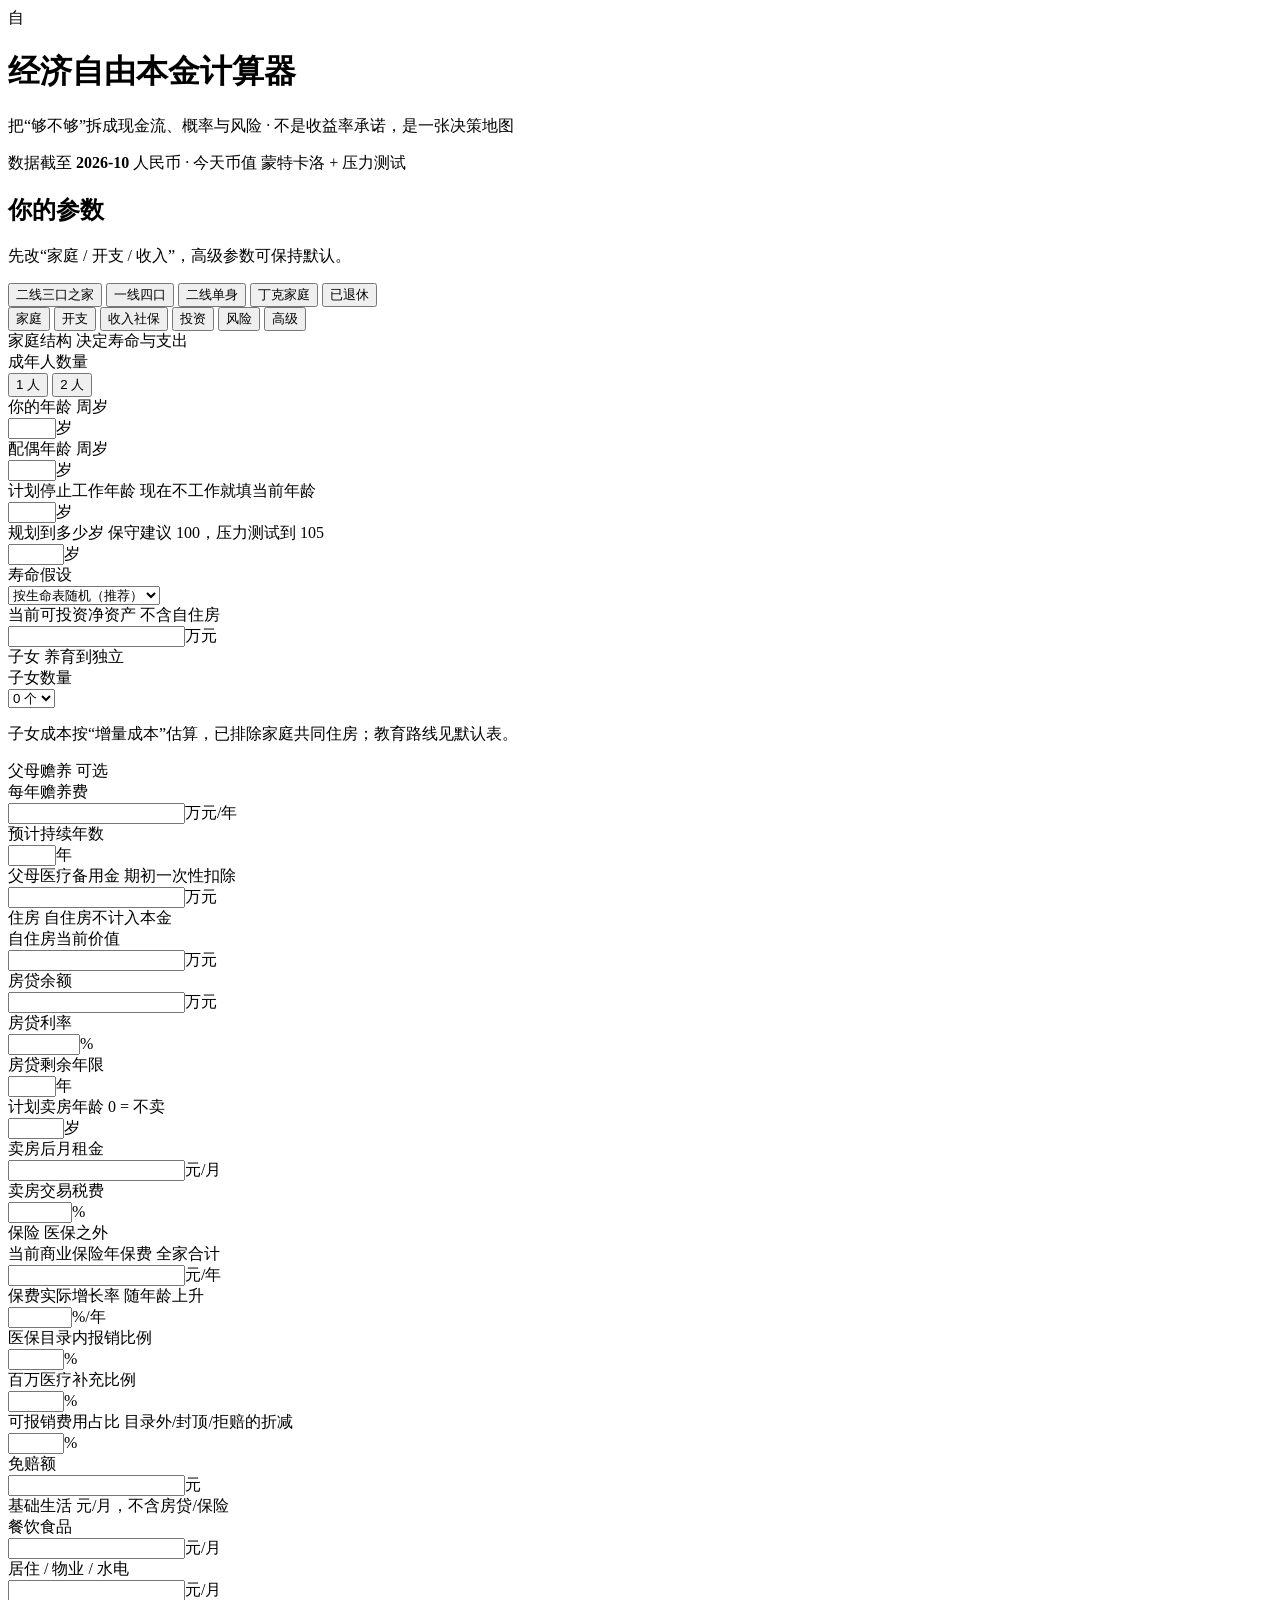
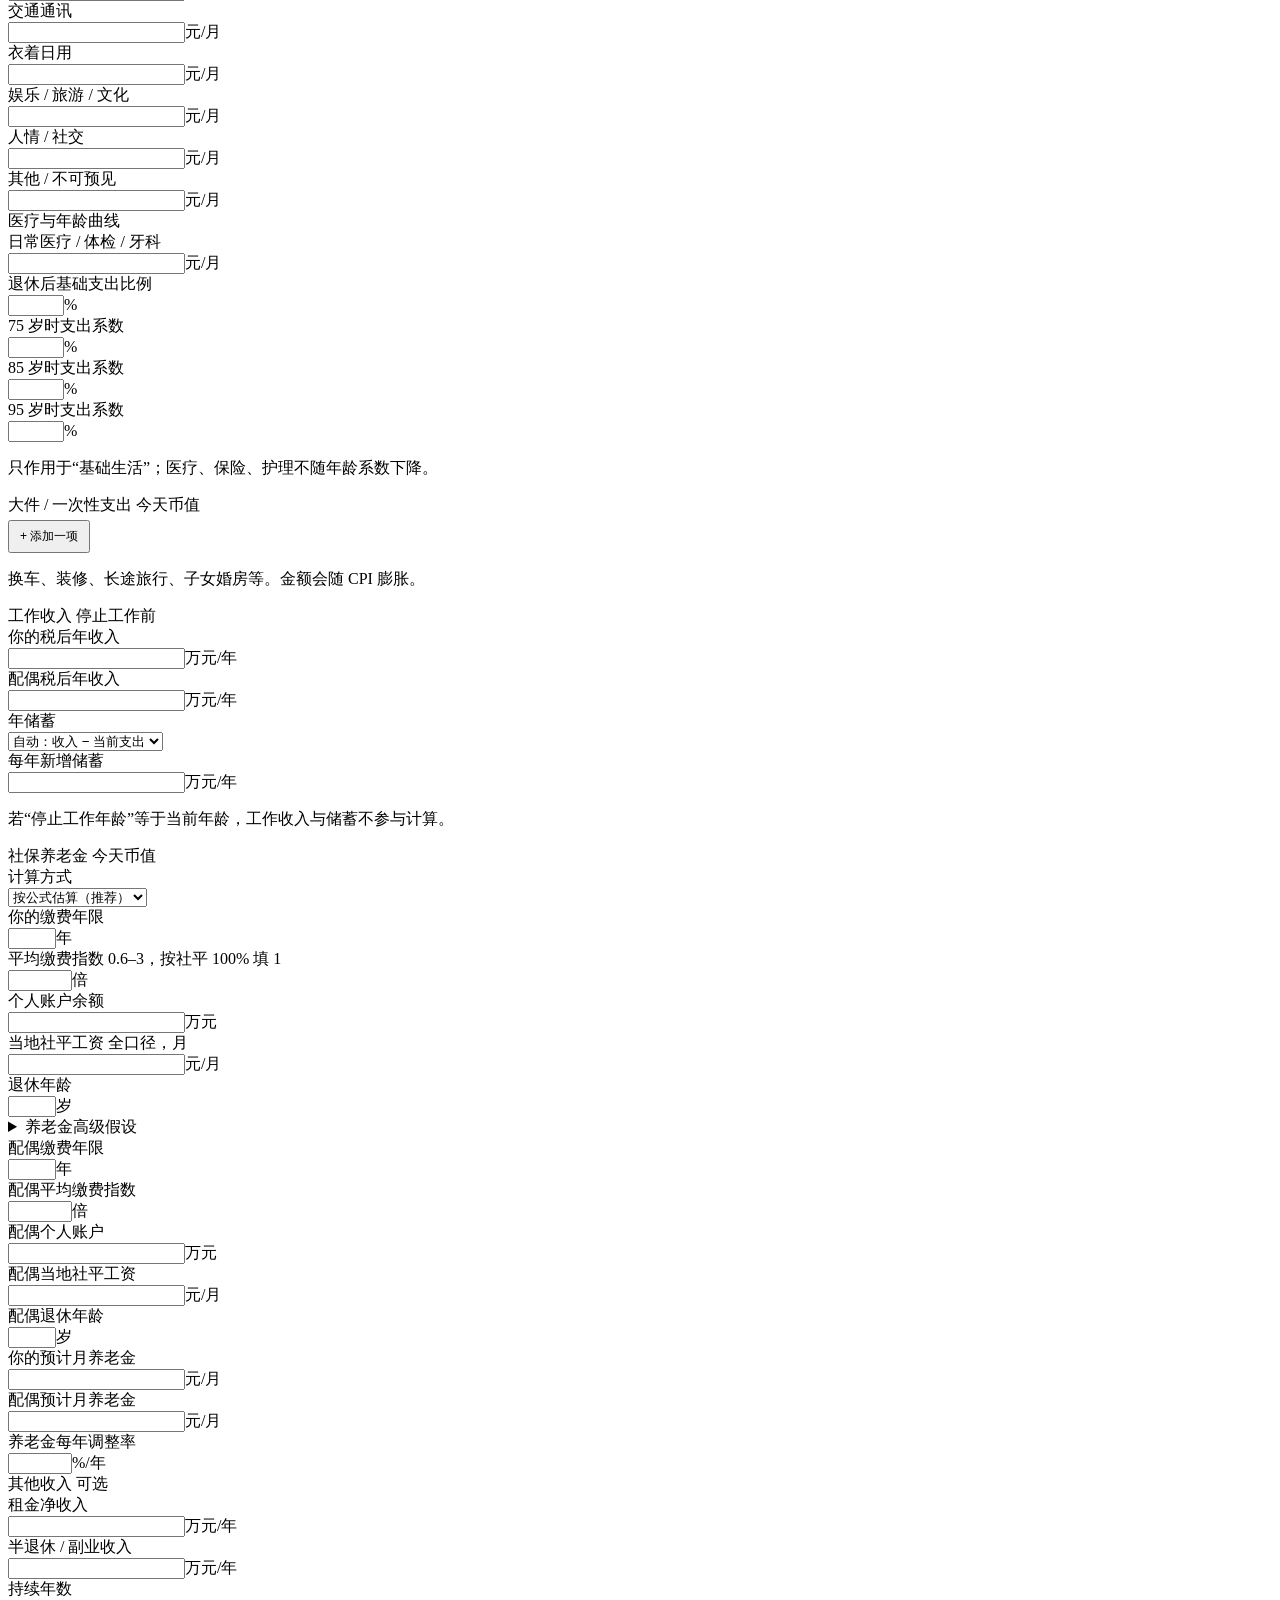
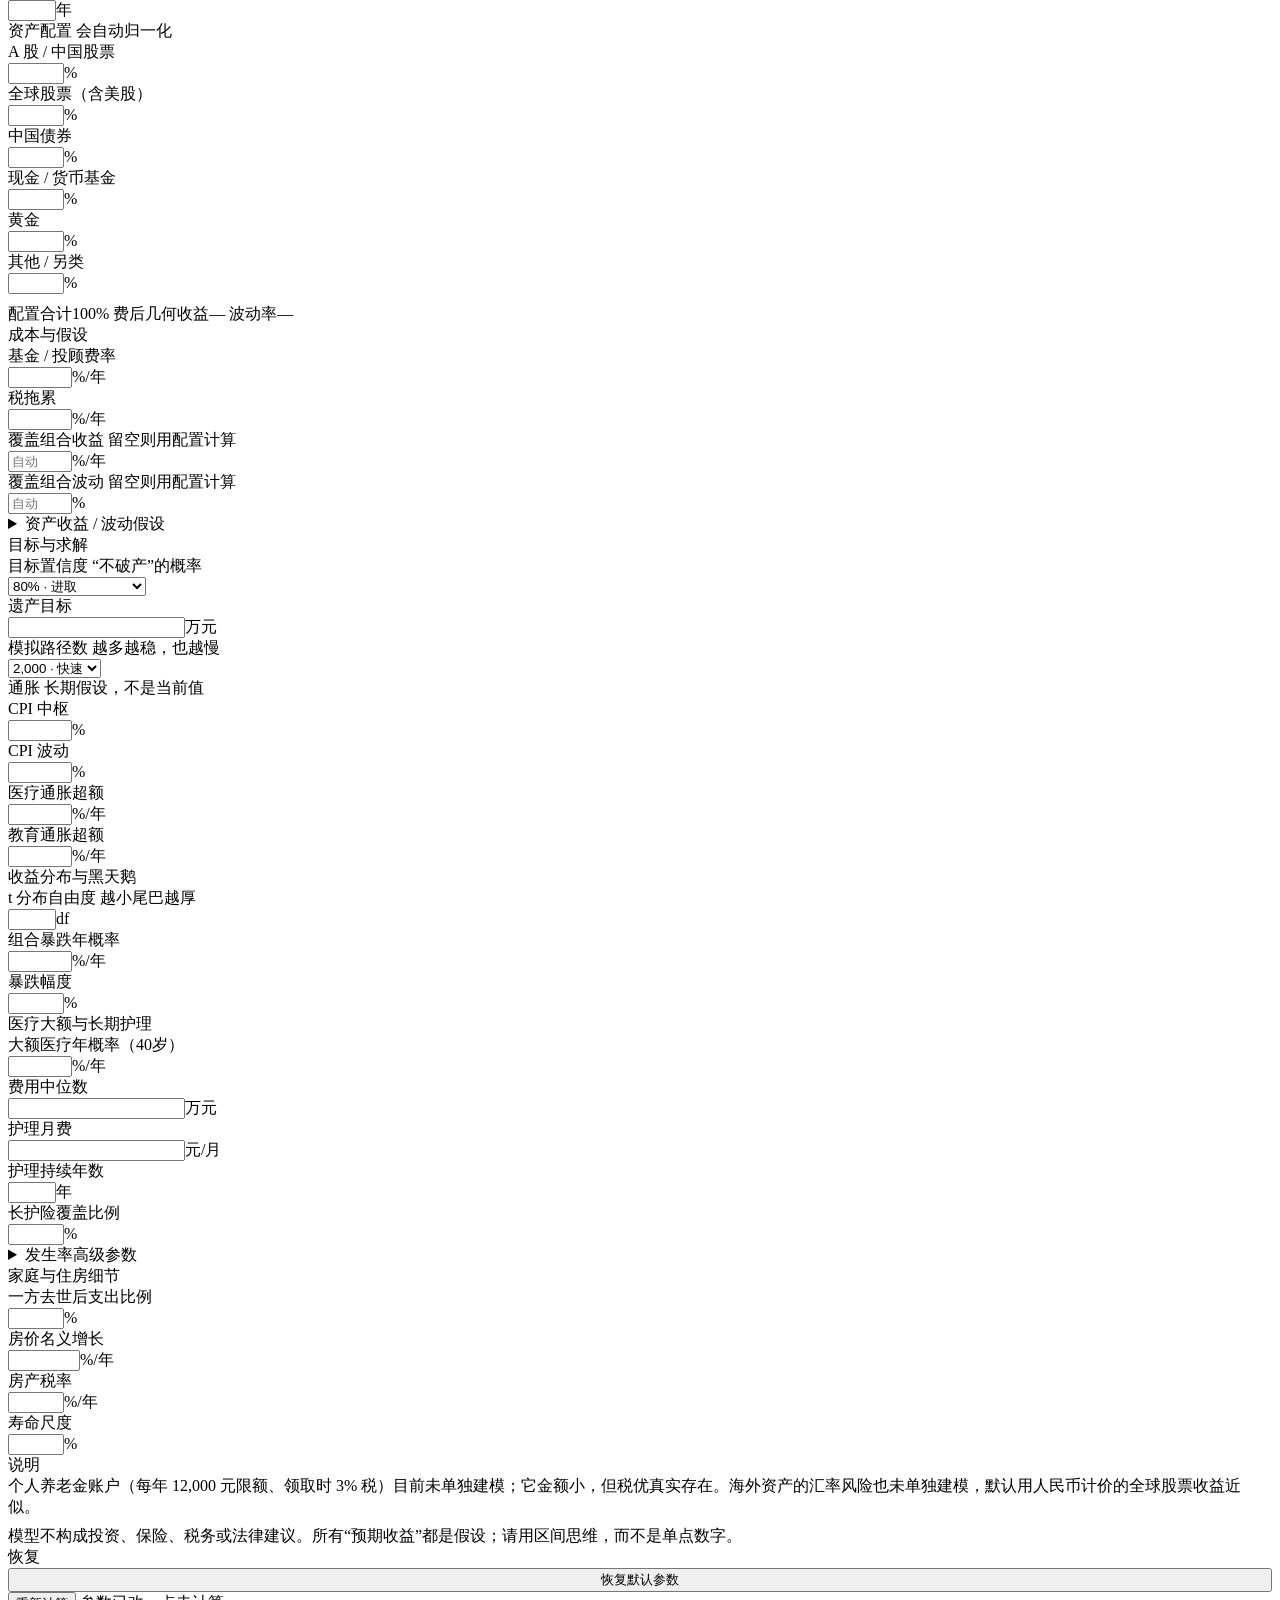
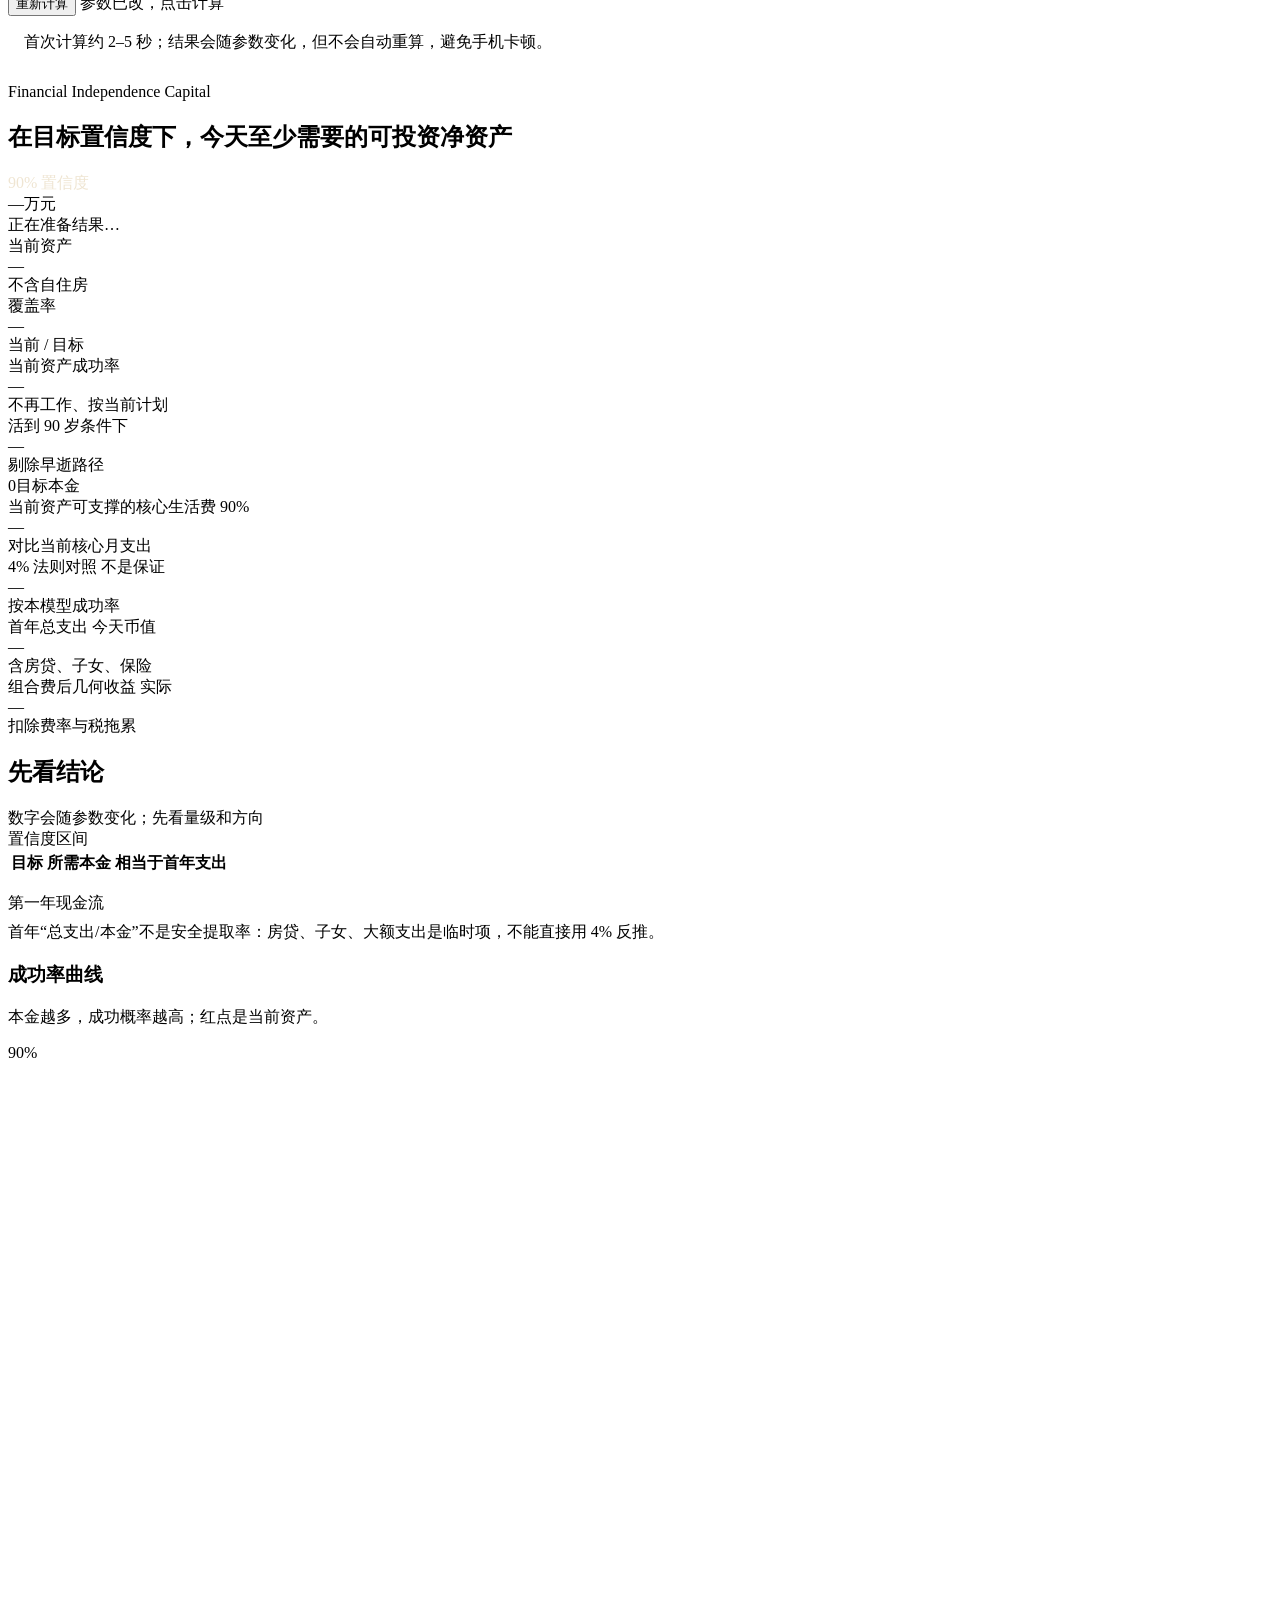
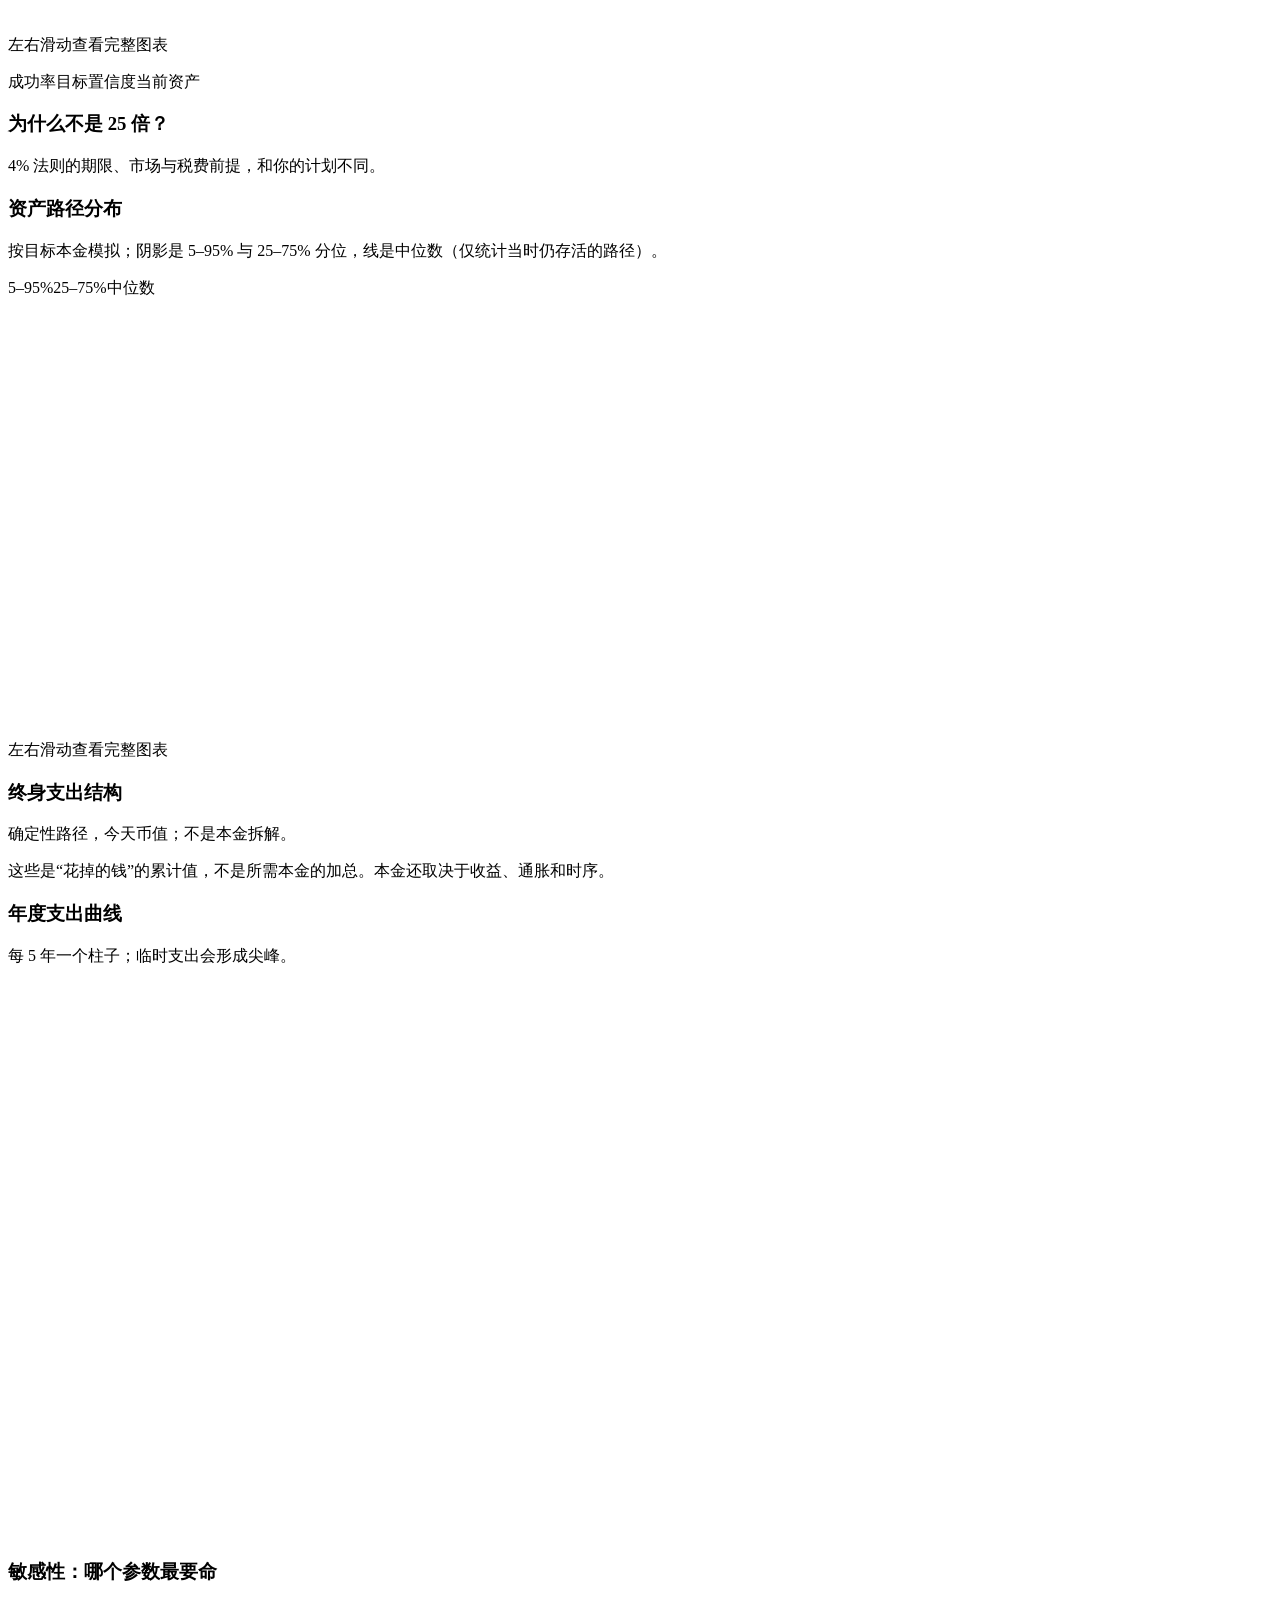
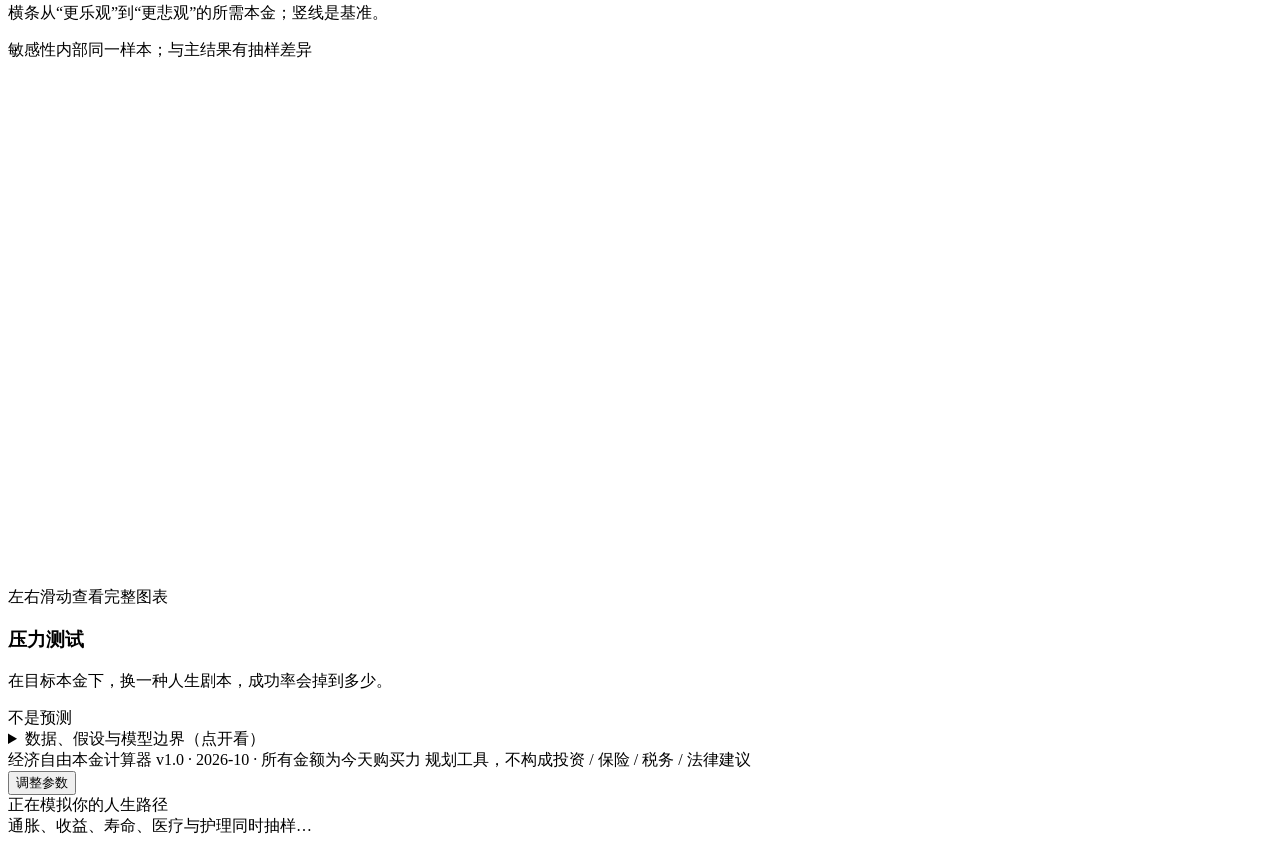
<file: src/template.html>
<!doctype html>
<html lang="zh-CN">
<head>
<meta charset="utf-8">
<meta name="viewport" content="width=device-width, initial-scale=1">
<title>经济自由本金计算器 · 2026</title>
<meta name="description" content="用蒙特卡洛、通胀分项、社保养老金、医疗与长期护理风险，估算一个中国个人或家庭不再工作所需的本金。">
<style>__STYLES__</style>
</head>
<body>
<div class="shell">
  <header class="top">
    <div class="brand">
      <div class="mark">自</div>
      <div>
        <h1>经济自由本金计算器</h1>
        <p class="sub">把“够不够”拆成现金流、概率与风险 · 不是收益率承诺，是一张决策地图</p>
      </div>
    </div>
    <div class="badges">
      <span class="badge">数据截至 <strong>2026-10</strong></span>
      <span class="badge">人民币 · 今天币值</span>
      <span class="badge">蒙特卡洛 + 压力测试</span>
    </div>
  </header>

  <div class="layout">
    <!-- ================= 左侧参数 ================= -->
    <aside class="sidebar card" id="sidebar">
      <div class="panel-head">
        <h2>你的参数</h2>
        <p>先改“家庭 / 开支 / 收入”，高级参数可保持默认。</p>
      </div>
      <div class="presets" id="presets">
        <button class="preset" data-preset="default">二线三口之家</button>
        <button class="preset" data-preset="tier1">一线四口</button>
        <button class="preset" data-preset="single">二线单身</button>
        <button class="preset" data-preset="dink">丁克家庭</button>
        <button class="preset" data-preset="retired">已退休</button>
      </div>

      <div class="tabs" id="tabs">
        <button class="tab active" data-tab="family">家庭</button>
        <button class="tab" data-tab="spending">开支</button>
        <button class="tab" data-tab="income">收入社保</button>
        <button class="tab" data-tab="invest">投资</button>
        <button class="tab" data-tab="risk">风险</button>
        <button class="tab" data-tab="advanced">高级</button>
      </div>

      <div class="tab-panel active" data-panel="family">
        <div class="group">
          <div class="group-title">家庭结构 <span>决定寿命与支出</span></div>
          <div class="field">
            <label>成年人数量</label>
            <div class="seg" id="adults-seg">
              <button data-adults="1">1 人</button>
              <button data-adults="2" class="active">2 人</button>
            </div>
          </div>
          <div class="field">
            <label>你的年龄 <span class="hint">周岁</span></label>
            <div class="input-wrap"><input type="number" data-path="household.age" min="18" max="90" step="1"><span class="suffix">岁</span></div>
          </div>
          <div class="field spouse-only">
            <label>配偶年龄 <span class="hint">周岁</span></label>
            <div class="input-wrap"><input type="number" data-path="household.spouseAge" min="18" max="90" step="1"><span class="suffix">岁</span></div>
          </div>
          <div class="field">
            <label>计划停止工作年龄 <span class="hint">现在不工作就填当前年龄</span></label>
            <div class="input-wrap"><input type="number" data-path="household.fiAge" min="18" max="90" step="1"><span class="suffix">岁</span></div>
          </div>
          <div class="field">
            <label>规划到多少岁 <span class="hint">保守建议 100，压力测试到 105</span></label>
            <div class="input-wrap"><input type="number" data-path="household.planUntil" min="70" max="110" step="1"><span class="suffix">岁</span></div>
          </div>
          <div class="field">
            <label>寿命假设</label>
            <div class="input-wrap"><select data-path="household.longevityMode">
              <option value="stochastic">按生命表随机（推荐）</option>
              <option value="fixed">固定活到规划年龄</option>
            </select></div>
          </div>
          <div class="field">
            <label>当前可投资净资产 <span class="hint">不含自住房</span></label>
            <div class="input-wrap"><input type="number" data-path="assets" data-unit="wan" min="0" step="1"><span class="suffix">万元</span></div>
          </div>
        </div>

        <div class="group">
          <div class="group-title">子女 <span>养育到独立</span></div>
          <div class="field">
            <label>子女数量</label>
            <div class="input-wrap"><select id="children-count">
              <option value="0">0 个</option>
              <option value="1">1 个</option>
              <option value="2">2 个</option>
              <option value="3">3 个</option>
            </select></div>
          </div>
          <div id="children-list"></div>
          <p class="help">子女成本按“增量成本”估算，已排除家庭共同住房；教育路线见默认表。</p>
        </div>

        <div class="group">
          <div class="group-title">父母赡养 <span>可选</span></div>
          <div class="field">
            <label>每年赡养费</label>
            <div class="input-wrap"><input type="number" data-path="parents.annualSupport" data-unit="wan" min="0" step="0.1"><span class="suffix">万元/年</span></div>
          </div>
          <div class="field">
            <label>预计持续年数</label>
            <div class="input-wrap"><input type="number" data-path="parents.years" min="0" max="50" step="1"><span class="suffix">年</span></div>
          </div>
          <div class="field">
            <label>父母医疗备用金 <span class="hint">期初一次性扣除</span></label>
            <div class="input-wrap"><input type="number" data-path="parents.medicalReserve" data-unit="wan" min="0" step="1"><span class="suffix">万元</span></div>
          </div>
        </div>

        <div class="group">
          <div class="group-title">住房 <span>自住房不计入本金</span></div>
          <div class="field">
            <label>自住房当前价值</label>
            <div class="input-wrap"><input type="number" data-path="housing.homeValue" data-unit="wan" min="0" step="1"><span class="suffix">万元</span></div>
          </div>
          <div class="field">
            <label>房贷余额</label>
            <div class="input-wrap"><input type="number" data-path="housing.mortgageBalance" data-unit="wan" min="0" step="1"><span class="suffix">万元</span></div>
          </div>
          <div class="field">
            <label>房贷利率</label>
            <div class="input-wrap"><input type="number" data-path="housing.mortgageRate" data-unit="pct" min="0" max="15" step="0.05"><span class="suffix">%</span></div>
          </div>
          <div class="field">
            <label>房贷剩余年限</label>
            <div class="input-wrap"><input type="number" data-path="housing.mortgageYearsLeft" min="0" max="40" step="1"><span class="suffix">年</span></div>
          </div>
          <div class="field">
            <label>计划卖房年龄 <span class="hint">0 = 不卖</span></label>
            <div class="input-wrap"><input type="number" data-path="housing.sellAge" min="0" max="100" step="1"><span class="suffix">岁</span></div>
          </div>
          <div class="field">
            <label>卖房后月租金</label>
            <div class="input-wrap"><input type="number" data-path="housing.rentAfterSell" min="0" step="100"><span class="suffix">元/月</span></div>
          </div>
          <div class="field">
            <label>卖房交易税费</label>
            <div class="input-wrap"><input type="number" data-path="housing.sellCostRate" data-unit="pct" min="0" max="15" step="0.5"><span class="suffix">%</span></div>
          </div>
        </div>

        <div class="group">
          <div class="group-title">保险 <span>医保之外</span></div>
          <div class="field">
            <label>当前商业保险年保费 <span class="hint">全家合计</span></label>
            <div class="input-wrap"><input type="number" data-path="insurance.annualPremium" min="0" step="500"><span class="suffix">元/年</span></div>
          </div>
          <div class="field">
            <label>保费实际增长率 <span class="hint">随年龄上升</span></label>
            <div class="input-wrap"><input type="number" data-path="insurance.premiumRealGrowth" data-unit="pct" min="0" max="15" step="0.5"><span class="suffix">%/年</span></div>
          </div>
          <div class="field">
            <label>医保目录内报销比例</label>
            <div class="input-wrap"><input type="number" data-path="insurance.medicalReimbursement" data-unit="pct" min="0" max="100" step="1"><span class="suffix">%</span></div>
          </div>
          <div class="field">
            <label>百万医疗补充比例</label>
            <div class="input-wrap"><input type="number" data-path="insurance.commercialCoverage" data-unit="pct" min="0" max="100" step="1"><span class="suffix">%</span></div>
          </div>
          <div class="field">
            <label>可报销费用占比 <span class="hint">目录外/封顶/拒赔的折减</span></label>
            <div class="input-wrap"><input type="number" data-path="insurance.eligibleShare" data-unit="pct" min="0" max="100" step="1"><span class="suffix">%</span></div>
          </div>
          <div class="field">
            <label>免赔额</label>
            <div class="input-wrap"><input type="number" data-path="insurance.deductible" min="0" step="1000"><span class="suffix">元</span></div>
          </div>
        </div>
      </div>

      <div class="tab-panel" data-panel="spending">
        <div class="group">
          <div class="group-title">基础生活 <span>元/月，不含房贷/保险</span></div>
          <div class="field"><label>餐饮食品</label><div class="input-wrap"><input type="number" data-path="spending.monthly.food" min="0" step="100"><span class="suffix">元/月</span></div></div>
          <div class="field"><label>居住 / 物业 / 水电</label><div class="input-wrap"><input type="number" data-path="spending.monthly.housing" min="0" step="100"><span class="suffix">元/月</span></div></div>
          <div class="field"><label>交通通讯</label><div class="input-wrap"><input type="number" data-path="spending.monthly.transport" min="0" step="100"><span class="suffix">元/月</span></div></div>
          <div class="field"><label>衣着日用</label><div class="input-wrap"><input type="number" data-path="spending.monthly.clothing" min="0" step="100"><span class="suffix">元/月</span></div></div>
          <div class="field"><label>娱乐 / 旅游 / 文化</label><div class="input-wrap"><input type="number" data-path="spending.monthly.leisure" min="0" step="100"><span class="suffix">元/月</span></div></div>
          <div class="field"><label>人情 / 社交</label><div class="input-wrap"><input type="number" data-path="spending.monthly.social" min="0" step="100"><span class="suffix">元/月</span></div></div>
          <div class="field"><label>其他 / 不可预见</label><div class="input-wrap"><input type="number" data-path="spending.monthly.other" min="0" step="100"><span class="suffix">元/月</span></div></div>
        </div>
        <div class="group">
          <div class="group-title">医疗与年龄曲线</div>
          <div class="field"><label>日常医疗 / 体检 / 牙科</label><div class="input-wrap"><input type="number" data-path="spending.monthly.medical" min="0" step="100"><span class="suffix">元/月</span></div></div>
          <div class="field"><label>退休后基础支出比例</label><div class="input-wrap"><input type="number" data-path="spending.retirementFactor" data-unit="pct" min="30" max="150" step="1"><span class="suffix">%</span></div></div>
          <div class="field"><label>75 岁时支出系数</label><div class="input-wrap"><input type="number" data-path="spending.curve.75" data-unit="pct" min="20" max="150" step="1"><span class="suffix">%</span></div></div>
          <div class="field"><label>85 岁时支出系数</label><div class="input-wrap"><input type="number" data-path="spending.curve.85" data-unit="pct" min="20" max="150" step="1"><span class="suffix">%</span></div></div>
          <div class="field"><label>95 岁时支出系数</label><div class="input-wrap"><input type="number" data-path="spending.curve.95" data-unit="pct" min="20" max="150" step="1"><span class="suffix">%</span></div></div>
          <p class="help">只作用于“基础生活”；医疗、保险、护理不随年龄系数下降。</p>
        </div>
        <div class="group">
          <div class="group-title">大件 / 一次性支出 <span>今天币值</span></div>
          <div id="oneoffs-list"></div>
          <button class="btn secondary" id="add-oneoff" type="button" style="padding:6px 10px;font-size:12px;margin-top:4px">+ 添加一项</button>
          <p class="help">换车、装修、长途旅行、子女婚房等。金额会随 CPI 膨胀。</p>
        </div>
      </div>

      <div class="tab-panel" data-panel="income">
        <div class="group">
          <div class="group-title">工作收入 <span>停止工作前</span></div>
          <div class="field"><label>你的税后年收入</label><div class="input-wrap"><input type="number" data-path="income.salary" data-unit="wan" min="0" step="1"><span class="suffix">万元/年</span></div></div>
          <div class="field spouse-only"><label>配偶税后年收入</label><div class="input-wrap"><input type="number" data-path="income.spouseSalary" data-unit="wan" min="0" step="1"><span class="suffix">万元/年</span></div></div>
          <div class="field">
            <label>年储蓄</label>
            <div class="input-wrap"><select data-path="income.savingsMode">
              <option value="auto">自动：收入 − 当前支出</option>
              <option value="manual">手动输入</option>
            </select></div>
          </div>
          <div class="field" id="savings-manual"><label>每年新增储蓄</label><div class="input-wrap"><input type="number" data-path="income.savingsAnnual" data-unit="wan" min="0" step="1"><span class="suffix">万元/年</span></div></div>
          <p class="help">若“停止工作年龄”等于当前年龄，工作收入与储蓄不参与计算。</p>
        </div>
        <div class="group">
          <div class="group-title">社保养老金 <span>今天币值</span></div>
          <div class="field">
            <label>计算方式</label>
            <div class="input-wrap"><select data-path="income.pensionMode">
              <option value="formula">按公式估算（推荐）</option>
              <option value="direct">直接输入预计金额</option>
              <option value="none">没有 / 不计入</option>
            </select></div>
          </div>
          <div class="pension-formula">
            <div class="field"><label>你的缴费年限</label><div class="input-wrap"><input type="number" data-path="social.contribYears" min="0" max="45" step="1"><span class="suffix">年</span></div></div>
            <div class="field"><label>平均缴费指数 <span class="hint">0.6–3，按社平 100% 填 1</span></label><div class="input-wrap"><input type="number" data-path="social.contributionIndex" min="0.4" max="3" step="0.05"><span class="suffix">倍</span></div></div>
            <div class="field"><label>个人账户余额</label><div class="input-wrap"><input type="number" data-path="social.personalAccount" data-unit="wan" min="0" step="1"><span class="suffix">万元</span></div></div>
            <div class="field"><label>当地社平工资 <span class="hint">全口径，月</span></label><div class="input-wrap"><input type="number" data-path="social.localAverageWage" min="0" step="100"><span class="suffix">元/月</span></div></div>
            <div class="field"><label>退休年龄</label><div class="input-wrap"><input type="number" data-path="income.pensionStartAge" min="50" max="70" step="1"><span class="suffix">岁</span></div></div>
            <details class="adv"><summary>养老金高级假设</summary><div class="adv-body">
              <div class="field"><label>个人账户记账利率</label><div class="input-wrap"><input type="number" data-path="social.accountRate" data-unit="pct" min="0" max="10" step="0.1"><span class="suffix">%</span></div></div>
              <div class="field"><label>社平工资名义增长</label><div class="input-wrap"><input type="number" data-path="social.socialWageGrowth" data-unit="pct" min="0" max="10" step="0.1"><span class="suffix">%</span></div></div>
              <div class="field"><label>最低缴费年限</label><div class="input-wrap"><input type="number" data-path="social.minContribYears" min="10" max="25" step="1"><span class="suffix">年</span></div></div>
            </div></details>
            <div class="spouse-only">
              <div class="divider"></div>
              <div class="field"><label>配偶缴费年限</label><div class="input-wrap"><input type="number" data-path="social.spouseContribYears" min="0" max="45" step="1"><span class="suffix">年</span></div></div>
              <div class="field"><label>配偶平均缴费指数</label><div class="input-wrap"><input type="number" data-path="social.spouseContributionIndex" min="0.4" max="3" step="0.05"><span class="suffix">倍</span></div></div>
              <div class="field"><label>配偶个人账户</label><div class="input-wrap"><input type="number" data-path="social.spousePersonalAccount" data-unit="wan" min="0" step="1"><span class="suffix">万元</span></div></div>
              <div class="field"><label>配偶当地社平工资</label><div class="input-wrap"><input type="number" data-path="social.spouseLocalAverageWage" min="0" step="100"><span class="suffix">元/月</span></div></div>
              <div class="field"><label>配偶退休年龄</label><div class="input-wrap"><input type="number" data-path="income.spousePensionStartAge" min="50" max="70" step="1"><span class="suffix">岁</span></div></div>
            </div>
          </div>
          <div class="pension-direct">
            <div class="field"><label>你的预计月养老金</label><div class="input-wrap"><input type="number" data-path="income.pensionMonthly" min="0" step="100"><span class="suffix">元/月</span></div></div>
            <div class="field spouse-only"><label>配偶预计月养老金</label><div class="input-wrap"><input type="number" data-path="income.spousePensionMonthly" min="0" step="100"><span class="suffix">元/月</span></div></div>
          </div>
          <div class="field"><label>养老金每年调整率</label><div class="input-wrap"><input type="number" data-path="income.pensionCOLA" data-unit="pct" min="0" max="10" step="0.1"><span class="suffix">%/年</span></div></div>
        </div>
        <div class="group">
          <div class="group-title">其他收入 <span>可选</span></div>
          <div class="field"><label>租金净收入</label><div class="input-wrap"><input type="number" data-path="income.rentalAnnual" data-unit="wan" min="0" step="0.1"><span class="suffix">万元/年</span></div></div>
          <div class="field"><label>半退休 / 副业收入</label><div class="input-wrap"><input type="number" data-path="income.partTimeAnnual" data-unit="wan" min="0" step="1"><span class="suffix">万元/年</span></div></div>
          <div class="field"><label>持续年数</label><div class="input-wrap"><input type="number" data-path="income.partTimeYears" min="0" max="40" step="1"><span class="suffix">年</span></div></div>
        </div>
      </div>

      <div class="tab-panel" data-panel="invest">
        <div class="group">
          <div class="group-title">资产配置 <span>会自动归一化</span></div>
          <div class="field"><label>A 股 / 中国股票</label><div class="input-wrap"><input type="number" data-path="investment.allocation.cnEquity" data-unit="pct" min="0" max="100" step="1"><span class="suffix">%</span></div></div>
          <div class="field"><label>全球股票（含美股）</label><div class="input-wrap"><input type="number" data-path="investment.allocation.globalEquity" data-unit="pct" min="0" max="100" step="1"><span class="suffix">%</span></div></div>
          <div class="field"><label>中国债券</label><div class="input-wrap"><input type="number" data-path="investment.allocation.bonds" data-unit="pct" min="0" max="100" step="1"><span class="suffix">%</span></div></div>
          <div class="field"><label>现金 / 货币基金</label><div class="input-wrap"><input type="number" data-path="investment.allocation.cash" data-unit="pct" min="0" max="100" step="1"><span class="suffix">%</span></div></div>
          <div class="field"><label>黄金</label><div class="input-wrap"><input type="number" data-path="investment.allocation.gold" data-unit="pct" min="0" max="100" step="1"><span class="suffix">%</span></div></div>
          <div class="field"><label>其他 / 另类</label><div class="input-wrap"><input type="number" data-path="investment.allocation.other" data-unit="pct" min="0" max="100" step="1"><span class="suffix">%</span></div></div>
          <div class="kv" style="margin-top:10px">
            <span class="k">配置合计</span><span class="v" id="alloc-sum">100%</span>
            <span class="k">费后几何收益</span><span class="v" id="port-geom">—</span>
            <span class="k">波动率</span><span class="v" id="port-vol">—</span>
          </div>
        </div>
        <div class="group">
          <div class="group-title">成本与假设</div>
          <div class="field"><label>基金 / 投顾费率</label><div class="input-wrap"><input type="number" data-path="investment.fee" data-unit="pct" min="0" max="3" step="0.05"><span class="suffix">%/年</span></div></div>
          <div class="field"><label>税拖累</label><div class="input-wrap"><input type="number" data-path="investment.taxDrag" data-unit="pct" min="0" max="3" step="0.05"><span class="suffix">%/年</span></div></div>
          <div class="field"><label>覆盖组合收益 <span class="hint">留空则用配置计算</span></label><div class="input-wrap"><input type="number" data-path="investment.overrideReturn" data-unit="pct" min="-5" max="15" step="0.1" placeholder="自动"><span class="suffix">%/年</span></div></div>
          <div class="field"><label>覆盖组合波动 <span class="hint">留空则用配置计算</span></label><div class="input-wrap"><input type="number" data-path="investment.overrideVol" data-unit="pct" min="0.5" max="40" step="0.5" placeholder="自动"><span class="suffix">%</span></div></div>
          <details class="adv"><summary>资产收益 / 波动假设</summary><div class="adv-body">
            <p class="help">预期收益是费前几何年化假设，不是历史保证。债券用当前收益率锚定，股票用盈利收益率+增长的下调估计。</p>
            <div class="field"><label>A 股预期收益</label><div class="input-wrap"><input type="number" data-path="investment.expected.cnEquity" data-unit="pct" min="0" max="15" step="0.1"><span class="suffix">%</span></div></div>
            <div class="field"><label>全球股票预期收益</label><div class="input-wrap"><input type="number" data-path="investment.expected.globalEquity" data-unit="pct" min="0" max="15" step="0.1"><span class="suffix">%</span></div></div>
            <div class="field"><label>中国债券预期收益</label><div class="input-wrap"><input type="number" data-path="investment.expected.bonds" data-unit="pct" min="0" max="10" step="0.1"><span class="suffix">%</span></div></div>
            <div class="field"><label>现金预期收益</label><div class="input-wrap"><input type="number" data-path="investment.expected.cash" data-unit="pct" min="0" max="10" step="0.1"><span class="suffix">%</span></div></div>
            <div class="field"><label>黄金预期收益</label><div class="input-wrap"><input type="number" data-path="investment.expected.gold" data-unit="pct" min="0" max="10" step="0.1"><span class="suffix">%</span></div></div>
            <div class="field"><label>A 股波动</label><div class="input-wrap"><input type="number" data-path="investment.vol.cnEquity" data-unit="pct" min="5" max="50" step="1"><span class="suffix">%</span></div></div>
            <div class="field"><label>全球股票波动</label><div class="input-wrap"><input type="number" data-path="investment.vol.globalEquity" data-unit="pct" min="5" max="50" step="1"><span class="suffix">%</span></div></div>
            <div class="field"><label>债券波动</label><div class="input-wrap"><input type="number" data-path="investment.vol.bonds" data-unit="pct" min="0" max="20" step="0.5"><span class="suffix">%</span></div></div>
          </div></details>
        </div>
      </div>

      <div class="tab-panel" data-panel="risk">
        <div class="group">
          <div class="group-title">目标与求解</div>
          <div class="field">
            <label>目标置信度 <span class="hint">“不破产”的概率</span></label>
            <div class="input-wrap"><select data-path="risk.confidence">
              <option value="0.8">80% · 进取</option>
              <option value="0.9">90% · 稳健（推荐）</option>
              <option value="0.95">95% · 保守</option>
              <option value="0.99">99% · 极稳</option>
            </select></div>
          </div>
          <div class="field"><label>遗产目标</label><div class="input-wrap"><input type="number" data-path="risk.bequest" data-unit="wan" min="0" step="10"><span class="suffix">万元</span></div></div>
          <div class="field">
            <label>模拟路径数 <span class="hint">越多越稳，也越慢</span></label>
            <div class="input-wrap"><select data-path="risk.simulations">
              <option value="2000">2,000 · 快速</option>
              <option value="4000">4,000 · 标准</option>
              <option value="8000">8,000 · 精细</option>
            </select></div>
          </div>
        </div>
        <div class="group">
          <div class="group-title">通胀 <span>长期假设，不是当前值</span></div>
          <div class="field"><label>CPI 中枢</label><div class="input-wrap"><input type="number" data-path="risk.inflationMean" data-unit="pct" min="0" max="10" step="0.1"><span class="suffix">%</span></div></div>
          <div class="field"><label>CPI 波动</label><div class="input-wrap"><input type="number" data-path="risk.inflationVol" data-unit="pct" min="0" max="10" step="0.1"><span class="suffix">%</span></div></div>
          <div class="field"><label>医疗通胀超额</label><div class="input-wrap"><input type="number" data-path="risk.medicalInflationSpread" data-unit="pct" min="0" max="10" step="0.1"><span class="suffix">%/年</span></div></div>
          <div class="field"><label>教育通胀超额</label><div class="input-wrap"><input type="number" data-path="risk.educationInflationSpread" data-unit="pct" min="0" max="10" step="0.1"><span class="suffix">%/年</span></div></div>
        </div>
        <div class="group">
          <div class="group-title">收益分布与黑天鹅</div>
          <div class="field"><label>t 分布自由度 <span class="hint">越小尾巴越厚</span></label><div class="input-wrap"><input type="number" data-path="risk.tdf" min="3" max="30" step="1"><span class="suffix">df</span></div></div>
          <div class="field"><label>组合暴跌年概率</label><div class="input-wrap"><input type="number" data-path="risk.crashProb" data-unit="pct" min="0" max="20" step="0.5"><span class="suffix">%/年</span></div></div>
          <div class="field"><label>暴跌幅度</label><div class="input-wrap"><input type="number" data-path="risk.crashSize" data-unit="pct" min="-80" max="0" step="1"><span class="suffix">%</span></div></div>
        </div>
        <div class="group">
          <div class="group-title">医疗大额与长期护理</div>
          <div class="field"><label>大额医疗年概率（40岁）</label><div class="input-wrap"><input type="number" data-path="risk.medicalShockBaseProb" data-unit="pct" min="0" max="10" step="0.1"><span class="suffix">%/年</span></div></div>
          <div class="field"><label>费用中位数</label><div class="input-wrap"><input type="number" data-path="risk.medicalShockMedian" data-unit="wan" min="0" step="1"><span class="suffix">万元</span></div></div>
          <div class="field"><label>护理月费</label><div class="input-wrap"><input type="number" data-path="risk.ltcCostMonthly" min="0" step="500"><span class="suffix">元/月</span></div></div>
          <div class="field"><label>护理持续年数</label><div class="input-wrap"><input type="number" data-path="risk.ltcDurationYears" min="1" max="15" step="1"><span class="suffix">年</span></div></div>
          <div class="field"><label>长护险覆盖比例</label><div class="input-wrap"><input type="number" data-path="risk.ltcCoverage" data-unit="pct" min="0" max="100" step="5"><span class="suffix">%</span></div></div>
          <details class="adv"><summary>发生率高级参数</summary><div class="adv-body">
            <div class="field"><label>大额医疗年龄斜率</label><div class="input-wrap"><input type="number" data-path="risk.medicalShockAgeSlope" data-unit="pctpoint" min="0" max="1" step="0.01"><span class="suffix">%/岁</span></div></div>
            <div class="field"><label>护理发生率（65岁）</label><div class="input-wrap"><input type="number" data-path="risk.ltcBaseProb" data-unit="pct" min="0" max="10" step="0.1"><span class="suffix">%/年</span></div></div>
            <div class="field"><label>护理年龄斜率</label><div class="input-wrap"><input type="number" data-path="risk.ltcAgeSlope" data-unit="pctpoint" min="0" max="1" step="0.01"><span class="suffix">%/岁</span></div></div>
          </div></details>
        </div>
      </div>

      <div class="tab-panel" data-panel="advanced">
        <div class="group">
          <div class="group-title">家庭与住房细节</div>
          <div class="field"><label>一方去世后支出比例</label><div class="input-wrap"><input type="number" data-path="household.singleSpendingFactor" data-unit="pct" min="40" max="100" step="1"><span class="suffix">%</span></div></div>
          <div class="field"><label>房价名义增长</label><div class="input-wrap"><input type="number" data-path="housing.houseGrowth" data-unit="pct" min="-10" max="10" step="0.5"><span class="suffix">%/年</span></div></div>
          <div class="field"><label>房产税率</label><div class="input-wrap"><input type="number" data-path="housing.propertyTaxRate" data-unit="pct" min="0" max="3" step="0.1"><span class="suffix">%/年</span></div></div>
          <div class="field"><label>寿命尺度</label><div class="input-wrap"><input type="number" data-path="risk.longevityScale" data-unit="pct" min="80" max="120" step="1"><span class="suffix">%</span></div></div>
        </div>
        <div class="group">
          <div class="group-title">说明</div>
          <div class="callout">
            个人养老金账户（每年 12,000 元限额、领取时 3% 税）目前未单独建模；它金额小，但税优真实存在。海外资产的汇率风险也未单独建模，默认用人民币计价的全球股票收益近似。
          </div>
          <div class="callout" style="margin-top:8px">
            模型不构成投资、保险、税务或法律建议。所有“预期收益”都是假设；请用区间思维，而不是单点数字。
          </div>
        </div>
        <div class="group">
          <div class="group-title">恢复</div>
          <button class="btn secondary" id="reset-all" type="button" style="width:100%">恢复默认参数</button>
        </div>
      </div>

      <div class="actions">
        <button class="btn" id="calc-btn" type="button">重新计算</button>
        <span class="dirty" id="dirty">参数已改，点击计算</span>
      </div>
      <div style="padding:0 16px 14px"><p class="help">首次计算约 2–5 秒；结果会随参数变化，但不会自动重算，避免手机卡顿。</p></div>
    </aside>

    <!-- ================= 右侧结果 ================= -->
    <main class="main">
      <section class="hero" id="hero">
        <div class="hero-top">
          <div>
            <div class="kicker">Financial Independence Capital</div>
            <h2>在目标置信度下，今天至少需要的可投资净资产</h2>
          </div>
          <span class="badge" style="background:rgba(255,255,255,.08);border-color:rgba(231,211,173,.25);color:#efe5d2" id="hero-confidence">90% 置信度</span>
        </div>
        <div class="big-number"><span class="num" id="hero-number">—</span><span class="unit" id="hero-unit">万元</span></div>
        <div class="hero-sub" id="hero-sub">正在准备结果…</div>
        <div class="hero-grid">
          <div class="hero-cell"><div class="l">当前资产</div><div class="v" id="hero-assets">—</div><div class="s">不含自住房</div></div>
          <div class="hero-cell"><div class="l">覆盖率</div><div class="v" id="hero-coverage">—</div><div class="s">当前 / 目标</div></div>
          <div class="hero-cell"><div class="l">当前资产成功率</div><div class="v" id="hero-success">—</div><div class="s">不再工作、按当前计划</div></div>
          <div class="hero-cell"><div class="l">活到 90 岁条件下</div><div class="v" id="hero-success-long">—</div><div class="s">剔除早逝路径</div></div>
        </div>
        <div class="progress"><i id="hero-progress" style="width:0%"></i></div>
        <div class="progress-label"><span>0</span><span id="hero-progress-label">目标本金</span></div>
      </section>

      <section class="metrics">
        <div class="metric" id="metric-safe">
          <div class="label">当前资产可支撑的核心生活费 <span class="tag" id="metric-safe-tag">90%</span></div>
          <div class="value" id="metric-safe-value">—</div>
          <div class="sub" id="metric-safe-sub">对比当前核心月支出</div>
        </div>
        <div class="metric" id="metric-four">
          <div class="label">4% 法则对照 <span class="tag amber">不是保证</span></div>
          <div class="value" id="metric-four-value">—</div>
          <div class="sub" id="metric-four-sub">按本模型成功率</div>
        </div>
        <div class="metric" id="metric-spend">
          <div class="label">首年总支出 <span class="tag">今天币值</span></div>
          <div class="value" id="metric-spend-value">—</div>
          <div class="sub" id="metric-spend-sub">含房贷、子女、保险</div>
        </div>
        <div class="metric" id="metric-return">
          <div class="label">组合费后几何收益 <span class="tag" id="metric-return-tag">实际</span></div>
          <div class="value" id="metric-return-value">—</div>
          <div class="sub" id="metric-return-sub">扣除费率与税拖累</div>
        </div>
      </section>

      <div id="warnings"></div>

      <section class="card pad">
        <div class="card-title"><h2>先看结论</h2><span class="note">数字会随参数变化；先看量级和方向</span></div>
        <div id="verdict"></div>
        <div class="divider"></div>
        <div class="grid2">
          <div>
            <div class="section-label">置信度区间</div>
            <table class="table" id="confidence-table"><thead><tr><th>目标</th><th>所需本金</th><th>相当于首年支出</th></tr></thead><tbody></tbody></table>
            <p class="help" id="confidence-note"></p>
          </div>
          <div>
            <div class="section-label">第一年现金流</div>
            <div class="kv" id="first-year-kv"></div>
            <p class="help" style="margin-top:8px">首年“总支出/本金”不是安全提取率：房贷、子女、大额支出是临时项，不能直接用 4% 反推。</p>
          </div>
        </div>
      </section>

      <div class="grid2">
        <section class="card pad">
          <div class="card-head"><div><h3>成功率曲线</h3><p>本金越多，成功概率越高；红点是当前资产。</p></div><span class="tag" id="curve-tag">90%</span></div>
          <div class="chart-scroll"><svg class="chart" id="chart-success" viewBox="0 0 640 280" role="img" aria-label="本金与成功率曲线"></svg></div>
          <p class="help mobile-only">左右滑动查看完整图表</p>
          <div class="legend"><span><i style="background:#0d5744"></i>成功率</span><span><i style="background:#b8893f"></i>目标置信度</span><span><i style="background:#a63d35"></i>当前资产</span></div>
        </section>
        <section class="card pad">
          <div class="card-head"><div><h3>为什么不是 25 倍？</h3><p>4% 法则的期限、市场与税费前提，和你的计划不同。</p></div></div>
          <div id="why-list"></div>
        </section>
      </div>

      <section class="card pad">
        <div class="card-head"><div><h3>资产路径分布</h3><p>按目标本金模拟；阴影是 5–95% 与 25–75% 分位，线是中位数（仅统计当时仍存活的路径）。</p></div><div class="legend"><span><i style="background:rgba(20,115,91,.12)"></i>5–95%</span><span><i style="background:rgba(20,115,91,.22)"></i>25–75%</span><span><i style="background:#0d5744"></i>中位数</span></div></div>
        <div class="chart-scroll"><svg class="chart wide" id="chart-fan" viewBox="0 0 900 300" role="img" aria-label="资产路径分布"></svg></div>
        <p class="help mobile-only">左右滑动查看完整图表</p>
      </section>

      <div class="grid2">
        <section class="card pad">
          <div class="card-head"><div><h3>终身支出结构</h3><p>确定性路径，今天币值；不是本金拆解。</p></div></div>
          <div class="bars" id="lifetime-bars"></div>
          <p class="help" style="margin-top:10px">这些是“花掉的钱”的累计值，不是所需本金的加总。本金还取决于收益、通胀和时序。</p>
        </section>
        <section class="card pad">
          <div class="card-head"><div><h3>年度支出曲线</h3><p>每 5 年一个柱子；临时支出会形成尖峰。</p></div></div>
          <div class="chart-scroll"><svg class="chart" id="chart-cashflow" viewBox="0 0 640 280" role="img" aria-label="年度支出结构"></svg></div>
          <div class="legend" id="cashflow-legend"></div>
        </section>
      </div>

      <section class="card pad">
        <div class="card-head"><div><h3>敏感性：哪个参数最要命</h3><p>横条从“更乐观”到“更悲观”的所需本金；竖线是基准。</p></div><span class="note">敏感性内部同一样本；与主结果有抽样差异</span></div>
        <div class="chart-scroll"><svg class="chart wide" id="chart-tornado" viewBox="0 0 900 360" role="img" aria-label="敏感性分析"></svg></div>
        <p class="help mobile-only">左右滑动查看完整图表</p>
      </section>

      <section class="card pad">
        <div class="card-head"><div><h3>压力测试</h3><p>在目标本金下，换一种人生剧本，成功率会掉到多少。</p></div><span class="tag amber">不是预测</span></div>
        <div class="stress-grid" id="stress-grid"></div>
      </section>

      <section class="card pad">
        <details class="assump">
          <summary>数据、假设与模型边界（点开看）</summary>
          <div id="assumptions"></div>
        </details>
      </section>

      <footer class="footer">
        <span>经济自由本金计算器 v1.0 · 2026-10 · 所有金额为今天购买力</span>
        <span>规划工具，不构成投资 / 保险 / 税务 / 法律建议</span>
      </footer>
    </main>
  </div>
</div>

<button class="mobile-fab" id="mobile-params" type="button">调整参数</button>

<div class="loading" id="loading">
  <div class="loading-card">
    <div class="spinner"></div>
    <div class="t">正在模拟你的人生路径</div>
    <div class="s" id="loading-sub">通胀、收益、寿命、医疗与护理同时抽样…</div>
  </div>
</div>

<script id="engine-code" type="text/plain">__ENGINE__</script>
<script>
  // 在主线程执行同一份引擎，供快速展示与 Worker 失败时回退
  (0, eval)(document.getElementById('engine-code').textContent);
</script>
<script>__APP__</script>
</body>
</html>
</file>
